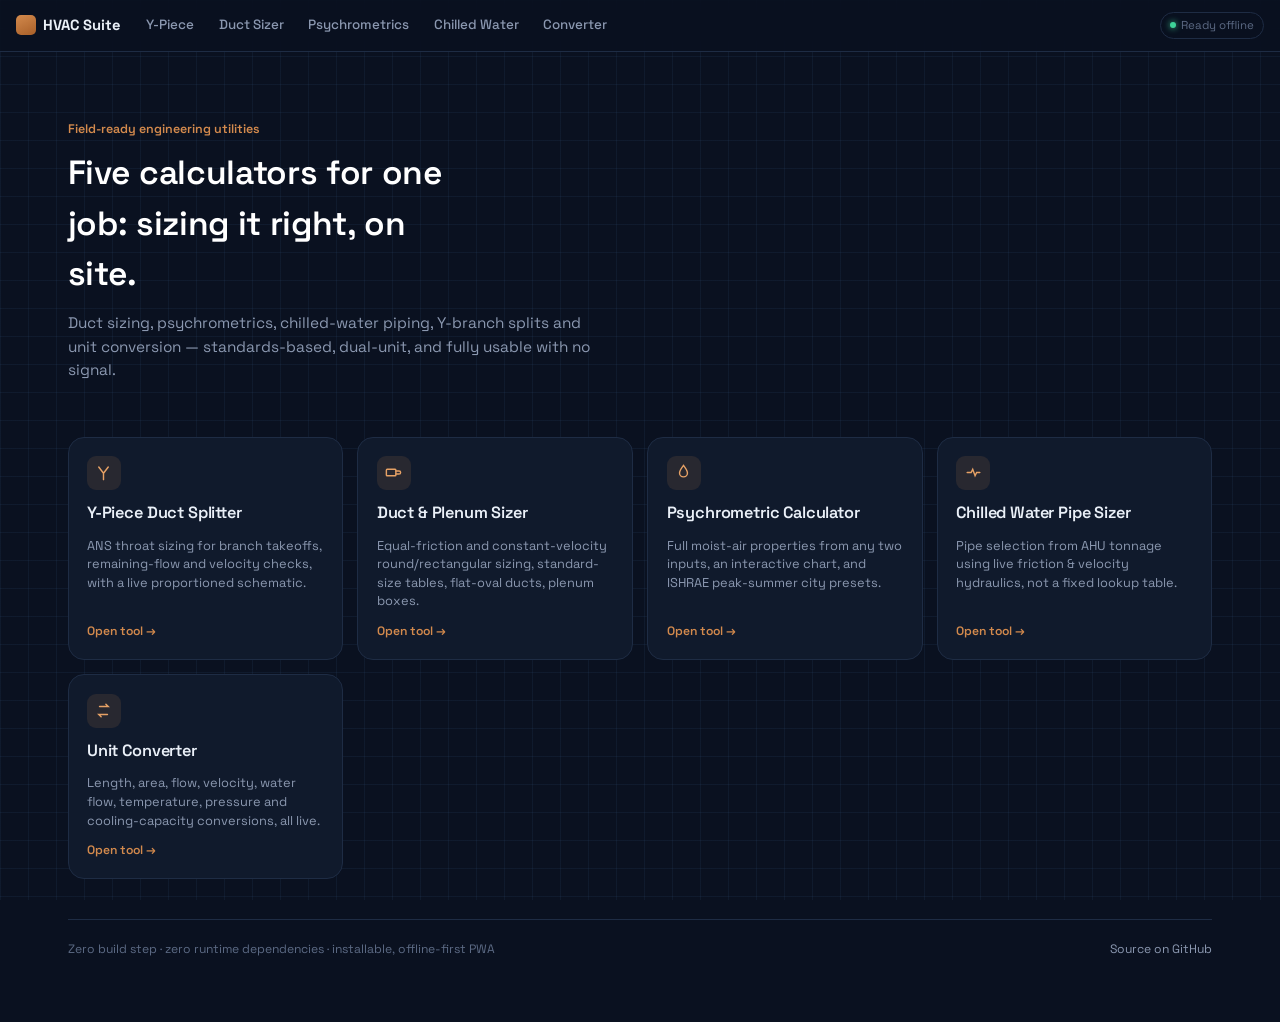
<file: index.html>
<!DOCTYPE html>
<html lang="en">
<head>
<meta charset="UTF-8">
<meta name="viewport" content="width=device-width, initial-scale=1.0">
<title>HVAC Design Suite</title>
<meta name="description" content="Offline-first HVAC engineering calculators — duct &amp; plenum sizing, psychrometrics, chilled-water pipe sizing, Y-piece splits, and unit conversion.">
<meta name="theme-color" content="#0a1120">
<link rel="icon" href="icons/icon.svg" type="image/svg+xml">
<link rel="icon" href="icons/favicon-32.png" sizes="32x32">
<link rel="apple-touch-icon" href="icons/apple-touch-icon.png">
<link rel="manifest" href="manifest.webmanifest">
<link rel="preconnect" href="https://fonts.googleapis.com">
<link rel="preconnect" href="https://fonts.gstatic.com" crossorigin>
<link href="https://fonts.googleapis.com/css2?family=Space+Grotesk:wght@500;600;700&family=IBM+Plex+Mono:wght@400;500;600&display=swap" rel="stylesheet">
<link rel="stylesheet" href="assets/theme.css">
</head>
<body>

<nav class="tool-nav" aria-label="Suite navigation">
  <a href="index.html" class="nav-brand"><span class="mark" aria-hidden="true"></span>HVAC Suite</a>
  <a href="./y-piece/index.html" class="nav-link" data-tool="y-piece">Y-Piece</a>
  <a href="./duct-sizer/index.html" class="nav-link" data-tool="duct-sizer">Duct Sizer</a>
  <a href="./psychrometrics/index.html" class="nav-link" data-tool="psychrometrics">Psychrometrics</a>
  <a href="./chilled-water/index.html" class="nav-link" data-tool="chilled-water">Chilled Water</a>
  <a href="./converter/index.html" class="nav-link" data-tool="converter">Converter</a>
  <span class="nav-spacer"></span>
  <span class="nav-status"><span class="dot"></span><span class="label">Ready offline</span></span>
</nav>

<div class="shell">

  <header class="hero">
    <div class="kicker">Field-ready engineering utilities</div>
    <h1>Five calculators for one job: sizing it right, on site.</h1>
    <p>Duct sizing, psychrometrics, chilled-water piping, Y-branch splits and unit conversion — standards-based, dual-unit, and fully usable with no signal.</p>
  </header>

  <div class="tool-grid" id="toolGrid">
    <a href="./y-piece/index.html" class="tool-card" data-tool="y-piece">
      <span class="icon" aria-hidden="true"></span>
      <h3>Y-Piece Duct Splitter</h3>
      <p>ANS throat sizing for branch takeoffs, remaining-flow and velocity checks, with a live proportioned schematic.</p>
      <span class="go">Open tool →</span>
    </a>
    <a href="./duct-sizer/index.html" class="tool-card" data-tool="duct-sizer">
      <span class="icon" aria-hidden="true"></span>
      <h3>Duct &amp; Plenum Sizer</h3>
      <p>Equal-friction and constant-velocity round/rectangular sizing, standard-size tables, flat-oval ducts, plenum boxes.</p>
      <span class="go">Open tool →</span>
    </a>
    <a href="./psychrometrics/index.html" class="tool-card" data-tool="psychrometrics">
      <span class="icon" aria-hidden="true"></span>
      <h3>Psychrometric Calculator</h3>
      <p>Full moist-air properties from any two inputs, an interactive chart, and ISHRAE peak-summer city presets.</p>
      <span class="go">Open tool →</span>
    </a>
    <a href="./chilled-water/index.html" class="tool-card" data-tool="chilled-water">
      <span class="icon" aria-hidden="true"></span>
      <h3>Chilled Water Pipe Sizer</h3>
      <p>Pipe selection from AHU tonnage using live friction &amp; velocity hydraulics, not a fixed lookup table.</p>
      <span class="go">Open tool →</span>
    </a>
    <a href="./converter/index.html" class="tool-card" data-tool="converter">
      <span class="icon" aria-hidden="true"></span>
      <h3>Unit Converter</h3>
      <p>Length, area, flow, velocity, water flow, temperature, pressure and cooling-capacity conversions, all live.</p>
      <span class="go">Open tool →</span>
    </a>
  </div>

  <footer class="suite-footer">
    <span>Zero build step · zero runtime dependencies · installable, offline-first PWA</span>
    <span><a href="https://github.com/shaikhnedab/hvac" target="_blank" rel="noopener">Source on GitHub</a></span>
  </footer>

</div>

<script src="assets/app.js"></script>
<script>
  HvacSuite.initNav();

  document.querySelectorAll('.tool-card').forEach((card) => {
    const id = card.getAttribute('data-tool');
    card.querySelector('.icon').innerHTML = HvacSuite.ICONS[id] || '';
  });

  // mark the most recently used tool
  const recents = HvacSuite.store.get('recents', []);
  if (recents.length) {
    const mostRecent = recents[0].id;
    const card = document.querySelector(`.tool-card[data-tool="${mostRecent}"]`);
    if (card) {
      const badge = document.createElement('span');
      badge.className = 'recent-badge';
      badge.textContent = 'Last used';
      card.appendChild(badge);
    }
  }
</script>
</body>
</html>
</file>
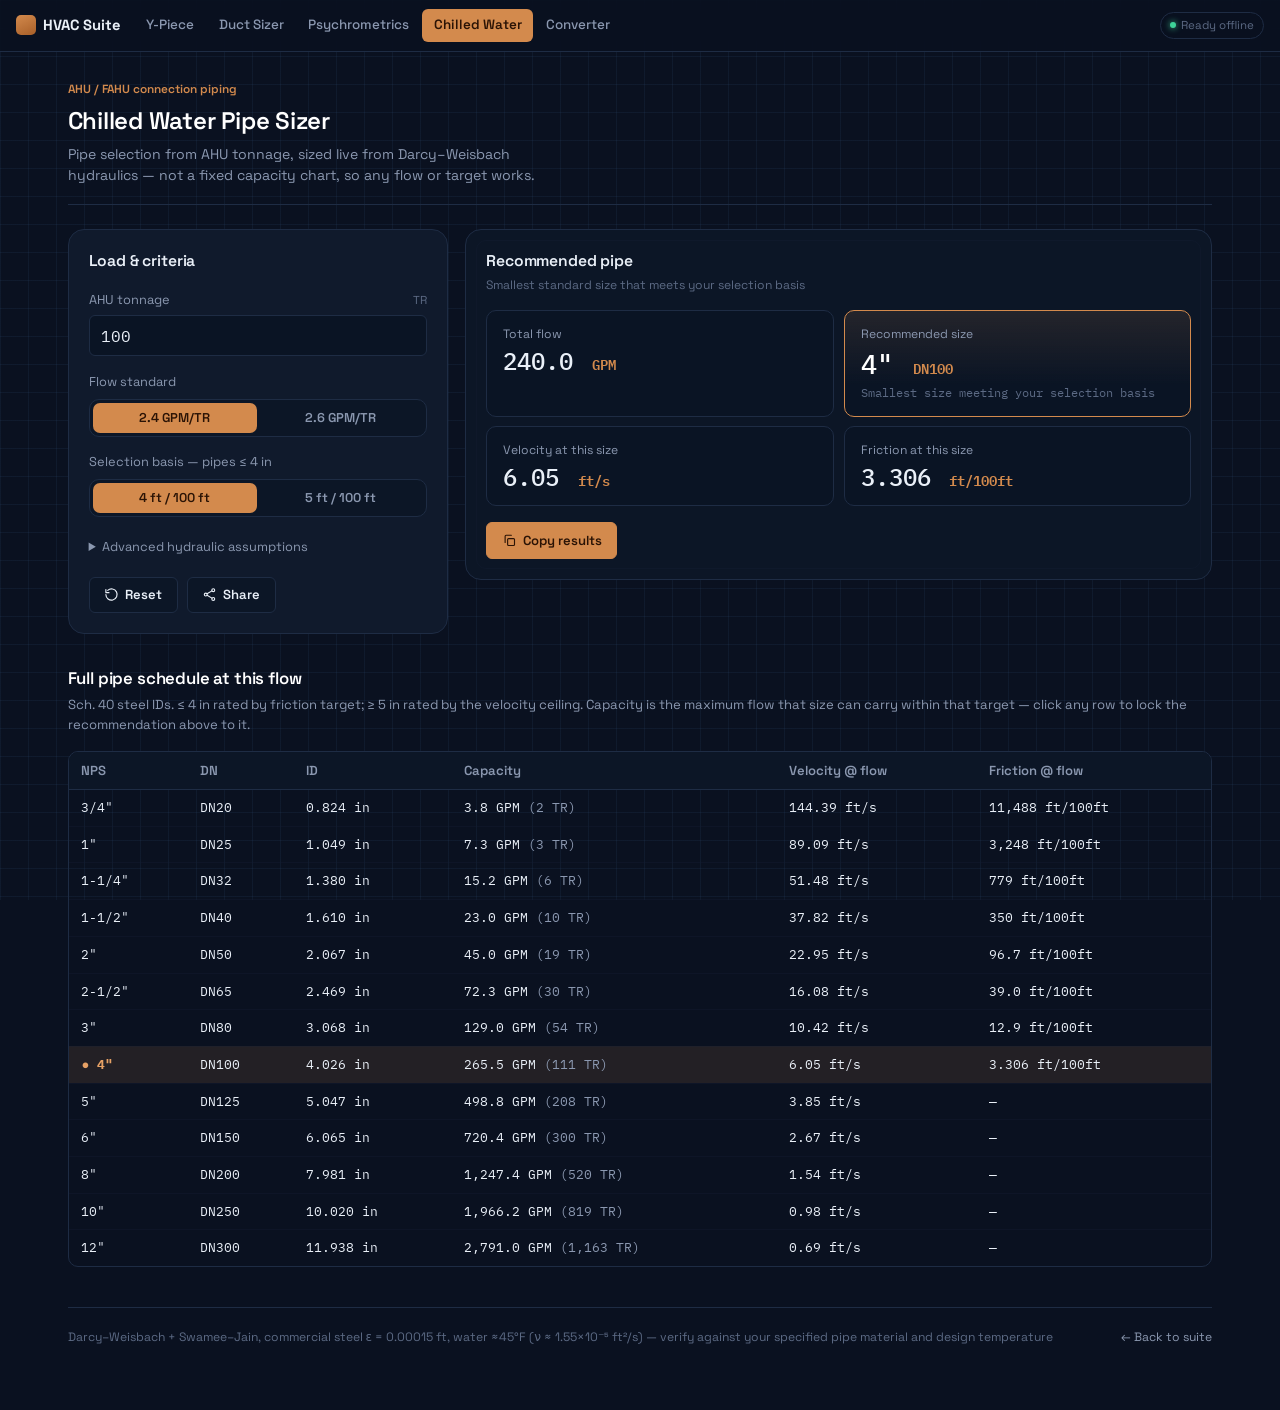
<file: chilled-water/index.html>
<!DOCTYPE html>
<html lang="en">
<head>
<meta charset="UTF-8">
<meta name="viewport" content="width=device-width, initial-scale=1.0">
<title>Chilled Water Pipe Sizer · HVAC Suite</title>
<meta name="description" content="AHU tonnage to chilled-water pipe size, computed live from Darcy-Weisbach hydraulics rather than a fixed lookup table.">
<meta name="theme-color" content="#0a1120">
<link rel="icon" href="../icons/icon.svg" type="image/svg+xml">
<link rel="apple-touch-icon" href="../icons/apple-touch-icon.png">
<link rel="manifest" href="../manifest.webmanifest">
<link rel="preconnect" href="https://fonts.googleapis.com">
<link rel="preconnect" href="https://fonts.gstatic.com" crossorigin>
<link href="https://fonts.googleapis.com/css2?family=Space+Grotesk:wght@500;600;700&family=IBM+Plex+Mono:wght@400;500;600&display=swap" rel="stylesheet">
<link rel="stylesheet" href="../assets/theme.css">
<style>
  .borderline-row td { color: var(--amber) !important; }
  .borderline-row td:first-child::before { content: "△ "; }
  details.adv { margin-top: 0.9rem; }
  details.adv summary { cursor: pointer; font-size: 0.8rem; color: var(--muted); padding: 0.3rem 0; }
  details.adv summary:hover { color: var(--copper); }
  details.adv .field { margin-top: 0.8rem; }
</style>
</head>
<body>

<nav class="tool-nav" aria-label="Suite navigation">
  <a href="../index.html" class="nav-brand"><span class="mark" aria-hidden="true"></span>HVAC Suite</a>
  <a href="../y-piece/index.html" class="nav-link" data-tool="y-piece">Y-Piece</a>
  <a href="../duct-sizer/index.html" class="nav-link" data-tool="duct-sizer">Duct Sizer</a>
  <a href="../psychrometrics/index.html" class="nav-link" data-tool="psychrometrics">Psychrometrics</a>
  <a href="../chilled-water/index.html" class="nav-link" data-tool="chilled-water">Chilled Water</a>
  <a href="../converter/index.html" class="nav-link" data-tool="converter">Converter</a>
  <span class="nav-spacer"></span>
  <span class="nav-status"><span class="dot"></span><span class="label">Ready offline</span></span>
</nav>

<div class="shell">

  <div class="page-head">
    <div class="titles">
      <span class="kicker">AHU / FAHU connection piping</span>
      <h1>Chilled Water Pipe Sizer</h1>
      <p>Pipe selection from AHU tonnage, sized live from Darcy–Weisbach hydraulics — not a fixed capacity chart, so any flow or target works.</p>
    </div>
  </div>

  <div class="workspace">
    <div class="panel">
      <div class="panel-title"><div><h2>Load &amp; criteria</h2></div></div>

      <div class="field">
        <label for="cTR">AHU tonnage <span class="hint">TR</span></label>
        <input type="number" id="cTR" inputmode="decimal" step="any" min="0">
      </div>

      <fieldset>
        <legend>Flow standard</legend>
        <div class="segmented" id="gpmToggle" style="width:100%;">
          <button type="button" data-gpm="2.4" class="active" style="flex:1;">2.4 GPM/TR</button>
          <button type="button" data-gpm="2.6" style="flex:1;">2.6 GPM/TR</button>
        </div>
      </fieldset>

      <fieldset>
        <legend>Selection basis — pipes ≤ 4 in</legend>
        <div class="segmented" id="fricToggle" style="width:100%;">
          <button type="button" data-f="4" class="active" style="flex:1;">4 ft / 100 ft</button>
          <button type="button" data-f="5" style="flex:1;">5 ft / 100 ft</button>
        </div>
      </fieldset>

      <details class="adv">
        <summary>Advanced hydraulic assumptions</summary>
        <div class="field">
          <label for="cVel">Max velocity — pipes ≥ 5 in <span class="hint">ft/s</span></label>
          <input type="number" id="cVel" inputmode="decimal" step="any" min="0">
          <div class="field-note">Large mains are sized on velocity, not friction, to control noise and erosion. 8 ft/s is a common chilled-water ceiling.</div>
        </div>
      </details>

      <div id="warnZero" class="alert alert-danger" hidden></div>

      <div class="btn-row">
        <button class="btn" id="btnReset" type="button"><span class="ico" data-icon="reset"></span>Reset</button>
        <button class="btn" id="btnShare" type="button"><span class="ico" data-icon="share"></span>Share</button>
      </div>
    </div>

    <div class="readout-panel">
      <div class="panel-title"><div><h2>Recommended pipe</h2><div class="sub">Smallest standard size that meets your selection basis</div></div></div>

      <div class="readout-grid cols-2">
        <div class="readout"><div class="r-label">Total flow</div><div class="r-value" id="rGPM">—</div></div>
        <div class="readout featured"><div class="r-label" id="rSizeLabel">Recommended size</div><div class="r-value" id="rSize">—</div><div class="r-alt" id="rSizeNote"></div></div>
        <div class="readout"><div class="r-label">Velocity at this size</div><div class="r-value" id="rVel">—</div></div>
        <div class="readout"><div class="r-label">Friction at this size</div><div class="r-value" id="rFric">—</div></div>
      </div>

      <div id="warnBorderline" class="alert alert-amber" hidden></div>
      <div id="warnErosion" class="alert alert-amber" hidden></div>

      <div class="btn-row">
        <button class="btn btn-primary" id="btnCopy" type="button"><span class="ico" data-icon="copy"></span>Copy results</button>
      </div>
    </div>
  </div>

  <section style="margin-top:2rem;">
    <h2 class="section-title">Full pipe schedule at this flow</h2>
    <p class="section-sub">Sch. 40 steel IDs. ≤ 4 in rated by friction target; ≥ 5 in rated by the velocity ceiling. Capacity is the maximum flow that size can carry within that target — click any row to lock the recommendation above to it.</p>
    <div class="table-wrap">
      <table id="pipeTable">
        <thead><tr><th>NPS</th><th>DN</th><th>ID</th><th>Capacity</th><th>Velocity @ flow</th><th>Friction @ flow</th></tr></thead>
        <tbody></tbody>
      </table>
    </div>
  </section>

  <footer class="suite-footer">
    <span>Darcy–Weisbach + Swamee–Jain, commercial steel ε = 0.00015 ft, water ≈45°F (ν ≈ 1.55×10⁻⁵ ft²/s) — verify against your specified pipe material and design temperature</span>
    <span><a href="../index.html">← Back to suite</a></span>
  </footer>
</div>

<script src="../assets/app.js"></script>
<script>
(function () {
  const $ = (id) => document.getElementById(id);
  const EPS_FT = 0.00015;
  const NU = 1.55e-5;
  const G = 32.174;

  const SIZES = [
    { nps: '3/4"', dn: 'DN20', id: 0.824 },
    { nps: '1"', dn: 'DN25', id: 1.049 },
    { nps: '1-1/4"', dn: 'DN32', id: 1.380 },
    { nps: '1-1/2"', dn: 'DN40', id: 1.610 },
    { nps: '2"', dn: 'DN50', id: 2.067 },
    { nps: '2-1/2"', dn: 'DN65', id: 2.469 },
    { nps: '3"', dn: 'DN80', id: 3.068 },
    { nps: '4"', dn: 'DN100', id: 4.026 },
    { nps: '5"', dn: 'DN125', id: 5.047 },
    { nps: '6"', dn: 'DN150', id: 6.065 },
    { nps: '8"', dn: 'DN200', id: 7.981 },
    { nps: '10"', dn: 'DN250', id: 10.020 },
    { nps: '12"', dn: 'DN300', id: 11.938 },
  ];
  const LARGE_CUTOFF = 4.5; // inches — at/below uses friction basis, above uses velocity basis

  function velocityAt(gpm, dIn) { return (0.4085 * gpm) / (dIn * dIn); }
  function swameeJain(relRough, Re) {
    const term = relRough / 3.7 + 5.74 / Math.pow(Re, 0.9);
    return 0.25 / Math.pow(Math.log10(term), 2);
  }
  function frictionAt(gpm, dIn) {
    const dFt = dIn / 12;
    const V = velocityAt(gpm, dIn);
    if (V <= 0) return 0;
    const Re = (V * dFt) / NU;
    const f = swameeJain(EPS_FT / dFt, Re);
    return f * (100 / dFt) * (V * V) / (2 * G);
  }
  function bisect(f, lo, hi, iters) { for (let i = 0; i < iters; i++) { const mid = (lo + hi) / 2; if (f(mid) < 0) lo = mid; else hi = mid; } return (lo + hi) / 2; }
  function capacityByFriction(dIn, targetF) { return bisect((gpm) => frictionAt(gpm, dIn) - targetF, 0.001, 200000, 80); }
  function capacityByVelocity(dIn, targetV) { return (targetV * dIn * dIn) / 0.4085; }
  function capacityOf(size, fricTarget, velTarget) {
    return size.id <= LARGE_CUTOFF ? capacityByFriction(size.id, fricTarget) : capacityByVelocity(size.id, velTarget);
  }

  const DEFAULTS = { TR: 100, gpmPerTR: '2.4', fricTarget: '4', maxVel: 8 };
  let gpmPerTR = 2.4, fricTarget = 4;
  let stdOverrideIdx = null;

  function fmtNum(v, dp) { dp = dp === undefined ? 2 : dp; return isFinite(v) ? Number(v.toFixed(dp)).toLocaleString(undefined, { minimumFractionDigits: dp, maximumFractionDigits: dp }) : '—'; }
  function fmtFric(v) {
    if (!isFinite(v)) return '—';
    const dp = v >= 100 ? 0 : v >= 10 ? 1 : 3;
    return fmtNum(v, dp);
  }

  function currentState() {
    return { TR: $('cTR').value, gpmPerTR: String(gpmPerTR), fricTarget: String(fricTarget), maxVel: $('cVel').value };
  }
  function persist() { HvacSuite.store.set('inputs:chw', currentState()); }
  function applyState(s) {
    $('cTR').value = s.TR;
    gpmPerTR = parseFloat(s.gpmPerTR) || 2.4;
    fricTarget = parseFloat(s.fricTarget) || 4;
    $('cVel').value = s.maxVel;
    paintToggles();
  }
  function restore() {
    const fromUrl = HvacSuite.queryToState();
    const fromStore = HvacSuite.store.get('inputs:chw', {});
    applyState(Object.assign({}, DEFAULTS, fromStore, fromUrl));
  }
  function loadDefaults() { stdOverrideIdx = null; applyState(DEFAULTS); }

  function paintToggles() {
    document.querySelectorAll('#gpmToggle button').forEach((b) => b.classList.toggle('active', parseFloat(b.dataset.gpm) === gpmPerTR));
    document.querySelectorAll('#fricToggle button').forEach((b) => b.classList.toggle('active', parseFloat(b.dataset.f) === fricTarget));
  }

  function compute() {
    const TR = parseFloat($('cTR').value);
    const velTarget = parseFloat($('cVel').value);
    const warnZero = $('warnZero');
    warnZero.hidden = true;
    if (!isFinite(TR) || TR <= 0 || !isFinite(velTarget) || velTarget <= 0) return null;
    if (TR > 100000) { warnZero.hidden = false; warnZero.innerHTML = HvacSuite.ICONS.warn + '<span>That tonnage is outside a sensible single-pipe range — check the value.</span>'; return null; }

    const gpm = TR * gpmPerTR;
    const rows = SIZES.map((s) => {
      const cap = capacityOf(s, fricTarget, velTarget);
      const vel = velocityAt(gpm, s.id);
      const fric = frictionAt(gpm, s.id);
      return { ...s, cap, vel, fric };
    });

    let safeIdx = rows.findIndex((r) => r.cap >= gpm);
    if (safeIdx === -1) safeIdx = rows.length - 1; // largest available, flagged separately if still short
    let borderlineIdx = null;
    if (safeIdx > 0) {
      const smaller = rows[safeIdx - 1];
      if (gpm <= smaller.cap * 1.15) borderlineIdx = safeIdx - 1;
    }
    const chosenIdx = stdOverrideIdx !== null ? stdOverrideIdx : safeIdx;

    return { TR, gpm, rows, safeIdx, borderlineIdx, chosenIdx, undersized: rows[safeIdx].cap < gpm };
  }

  function renderPipeTable(r) {
    const tbody = document.querySelector('#pipeTable tbody');
    tbody.innerHTML = '';
    if (!r) return;
    r.rows.forEach((row, i) => {
      const tr = document.createElement('tr');
      if (i === r.chosenIdx) tr.classList.add('closest');
      if (i === r.borderlineIdx) tr.classList.add('borderline-row');
      const capTR = row.cap / gpmPerTR;
      tr.innerHTML = `<td>${row.nps}</td><td>${row.dn}</td><td>${row.id.toFixed(3)} in</td>` +
        `<td>${fmtNum(row.cap,1)} GPM <span class="muted">(${fmtNum(capTR,0)} TR)</span></td>` +
        `<td>${fmtNum(row.vel,2)} ft/s</td><td>${row.id<=LARGE_CUTOFF ? fmtFric(row.fric)+' ft/100ft' : '—'}</td>`;
      tr.title = 'Click to lock the recommendation to this size';
      tr.addEventListener('click', () => { stdOverrideIdx = i; render(); HvacSuite.toast(`Locked recommendation to ${row.nps}`); });
      tbody.appendChild(tr);
    });
  }

  function render() {
    const r = compute();
    const warnBorderline = $('warnBorderline'), warnErosion = $('warnErosion');
    warnBorderline.hidden = true; warnErosion.hidden = true;

    if (!r) {
      $('rGPM').innerHTML = '—'; $('rSize').innerHTML = '—'; $('rVel').innerHTML = '—'; $('rFric').innerHTML = '—';
      $('rSizeLabel').textContent = 'Recommended size'; $('rSizeNote').textContent = '';
      renderPipeTable(null);
      return;
    }

    const chosen = r.rows[r.chosenIdx];
    $('rGPM').innerHTML = `${fmtNum(r.gpm, 1)} <span class="unit">GPM</span>`;
    $('rSize').innerHTML = `${chosen.nps} <span class="unit">${chosen.dn}</span>`;
    $('rVel').innerHTML = `${fmtNum(chosen.vel, 2)} <span class="unit">ft/s</span>`;
    $('rFric').innerHTML = chosen.id <= LARGE_CUTOFF ? `${fmtFric(chosen.fric)} <span class="unit">ft/100ft</span>` : `<span class="unit" style="margin-left:0;">velocity-governed</span>`;

    if (stdOverrideIdx !== null) {
      $('rSizeLabel').textContent = 'Locked size (manual)';
      $('rSizeNote').innerHTML = `Auto-recommended: ${r.rows[r.safeIdx].nps} — <a id="clearChwOverride" style="cursor:pointer;text-decoration:underline;color:var(--copper-strong);">use recommended</a>`;
    } else {
      $('rSizeLabel').textContent = 'Recommended size';
      $('rSizeNote').textContent = r.undersized ? 'Exceeds the largest cataloged size at this target — consider twin pipes or relaxing the criteria.' : 'Smallest size meeting your selection basis';
    }
    const clearLink = document.getElementById('clearChwOverride');
    if (clearLink) clearLink.addEventListener('click', () => { stdOverrideIdx = null; render(); });

    if (r.borderlineIdx !== null && stdOverrideIdx === null) {
      const b = r.rows[r.borderlineIdx];
      const overPct = ((r.gpm - b.cap) / b.cap) * 100;
      warnBorderline.hidden = false;
      warnBorderline.innerHTML = HvacSuite.ICONS.warn + `<span>${b.nps} is a borderline alternative — only ${fmtNum(overPct,0)}% over its rated capacity at this basis. Usable if friction/noise margin allows, marked △ below.</span>`;
    }
    if (chosen.vel > 10) {
      warnErosion.hidden = false;
      warnErosion.innerHTML = HvacSuite.ICONS.warn + `<span>Velocity at the recommended size is ${fmtNum(chosen.vel,1)} ft/s — above the common 10 ft/s erosion/noise ceiling for chilled water. Consider the next size up.</span>`;
    }

    renderPipeTable(r);
    persist();
  }

  document.querySelectorAll('#gpmToggle button').forEach((b) => b.addEventListener('click', () => { gpmPerTR = parseFloat(b.dataset.gpm); paintToggles(); render(); }));
  document.querySelectorAll('#fricToggle button').forEach((b) => b.addEventListener('click', () => { fricTarget = parseFloat(b.dataset.f); paintToggles(); render(); }));
  $('cTR').addEventListener('input', render);
  $('cVel').addEventListener('input', render);

  $('btnReset').addEventListener('click', () => { loadDefaults(); render(); HvacSuite.toast('Reset to defaults'); });
  $('btnShare').addEventListener('click', () => HvacSuite.shareLink(currentState()));
  $('btnCopy').addEventListener('click', () => {
    const text = `Chilled Water Pipe Sizer\nAHU tonnage: ${$('cTR').value} TR @ ${gpmPerTR} GPM/TR\n` +
      `Total flow: ${$('rGPM').textContent}\nRecommended size: ${$('rSize').textContent}\n` +
      `Velocity: ${$('rVel').textContent}\nFriction: ${$('rFric').textContent}`;
    HvacSuite.copyText(text, 'Pipe size copied');
  });

  HvacSuite.initNav();
  restore();
  render();
})();
</script>
</body>
</html>
</file>
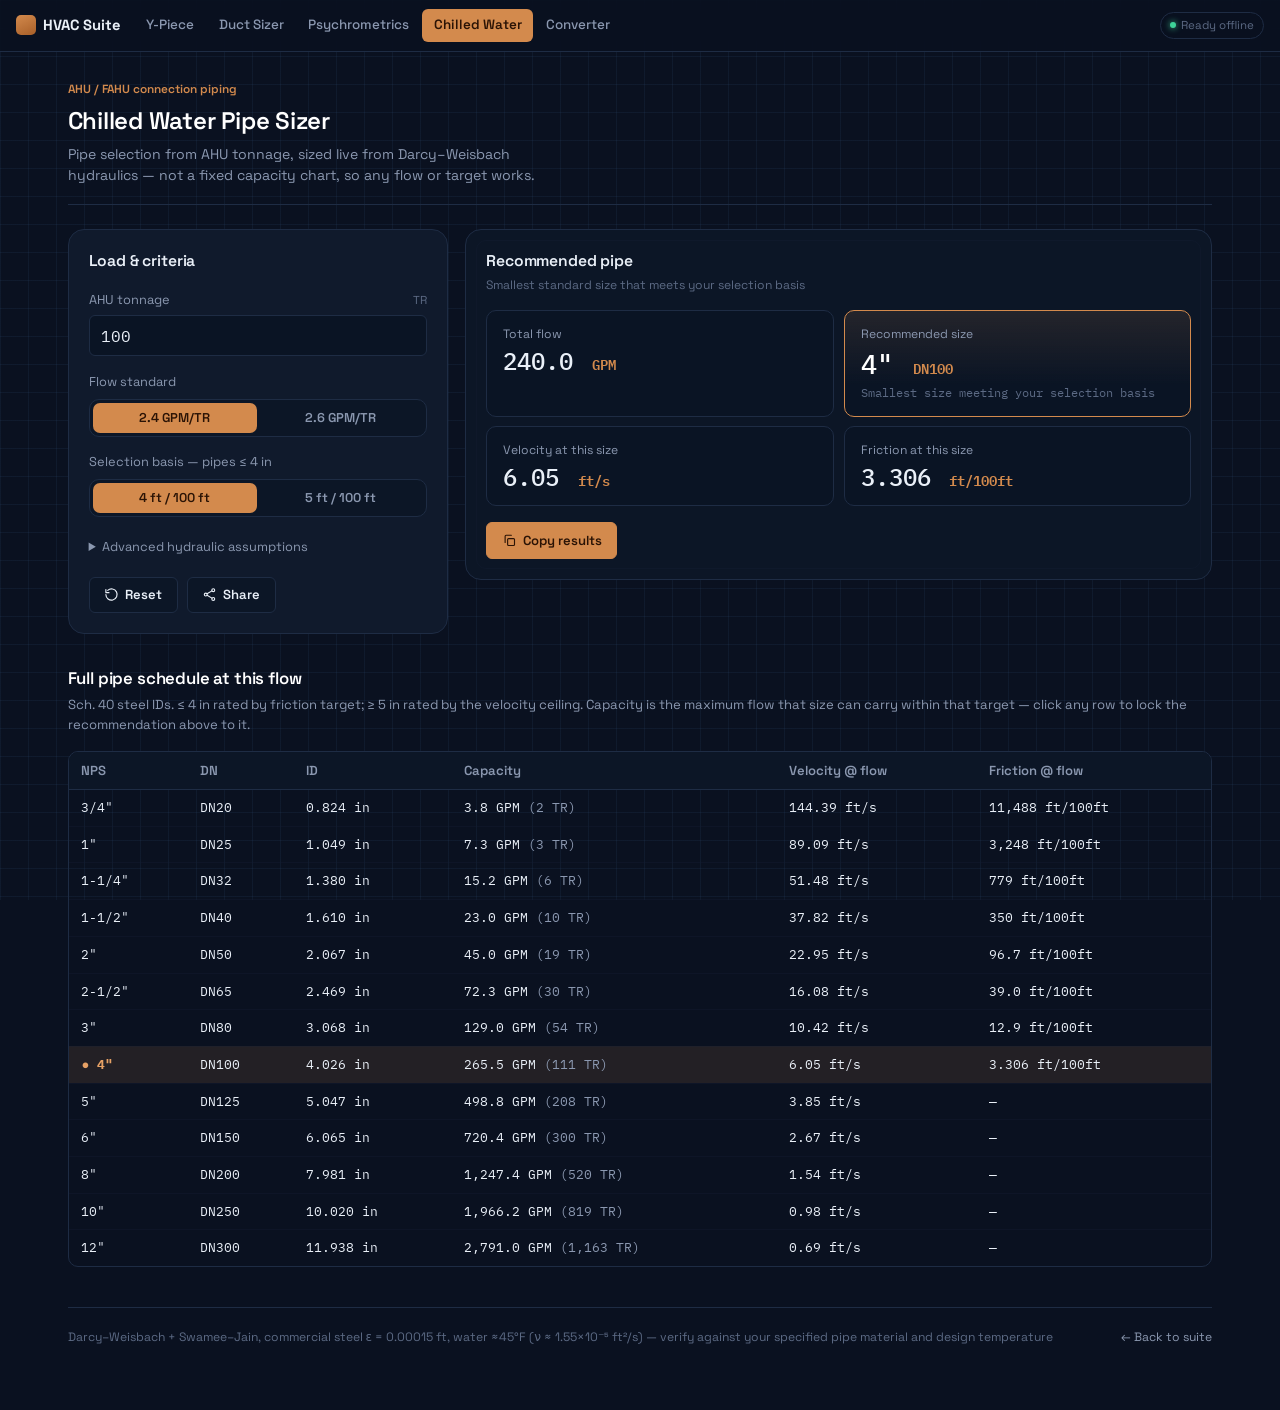
<file: chw/index.html>
<!DOCTYPE html>
<html lang="en">
<head>
<meta charset="UTF-8">
<meta name="viewport" content="width=device-width, initial-scale=1.0">
<title>Chilled Water Pipe Sizer · HVAC Suite</title>
<meta name="description" content="AHU tonnage to chilled-water pipe size, computed live from Darcy-Weisbach hydraulics rather than a fixed lookup table.">
<meta name="theme-color" content="#0a1120">
<link rel="icon" href="../icons/icon.svg" type="image/svg+xml">
<link rel="apple-touch-icon" href="../icons/apple-touch-icon.png">
<link rel="manifest" href="../manifest.webmanifest">
<link rel="preconnect" href="https://fonts.googleapis.com">
<link rel="preconnect" href="https://fonts.gstatic.com" crossorigin>
<link href="https://fonts.googleapis.com/css2?family=Space+Grotesk:wght@500;600;700&family=IBM+Plex+Mono:wght@400;500;600&display=swap" rel="stylesheet">
<link rel="stylesheet" href="../assets/theme.css">
<style>
  .borderline-row td { color: var(--amber) !important; }
  .borderline-row td:first-child::before { content: "△ "; }
  details.adv { margin-top: 0.9rem; }
  details.adv summary { cursor: pointer; font-size: 0.8rem; color: var(--muted); padding: 0.3rem 0; }
  details.adv summary:hover { color: var(--copper); }
  details.adv .field { margin-top: 0.8rem; }
</style>
</head>
<body>

<nav class="tool-nav" aria-label="Suite navigation">
  <a href="../index.html" class="nav-brand"><span class="mark" aria-hidden="true"></span>HVAC Suite</a>
  <a href="../y/index.html" class="nav-link">Y-Piece</a>
  <a href="../duct/index.html" class="nav-link">Duct Sizer</a>
  <a href="../psy/index.html" class="nav-link">Psychrometrics</a>
  <a href="../chw/index.html" class="nav-link">Chilled Water</a>
  <a href="../conv/index.html" class="nav-link">Converter</a>
  <span class="nav-spacer"></span>
  <span class="nav-status"><span class="dot"></span><span class="label">Ready offline</span></span>
</nav>

<div class="shell">

  <div class="page-head">
    <div class="titles">
      <span class="kicker">AHU / FAHU connection piping</span>
      <h1>Chilled Water Pipe Sizer</h1>
      <p>Pipe selection from AHU tonnage, sized live from Darcy–Weisbach hydraulics — not a fixed capacity chart, so any flow or target works.</p>
    </div>
  </div>

  <div class="workspace">
    <div class="panel">
      <div class="panel-title"><div><h2>Load &amp; criteria</h2></div></div>

      <div class="field">
        <label for="cTR">AHU tonnage <span class="hint">TR</span></label>
        <input type="number" id="cTR" inputmode="decimal" step="any" min="0">
      </div>

      <fieldset>
        <legend>Flow standard</legend>
        <div class="segmented" id="gpmToggle" style="width:100%;">
          <button type="button" data-gpm="2.4" class="active" style="flex:1;">2.4 GPM/TR</button>
          <button type="button" data-gpm="2.6" style="flex:1;">2.6 GPM/TR</button>
        </div>
      </fieldset>

      <fieldset>
        <legend>Selection basis — pipes ≤ 4 in</legend>
        <div class="segmented" id="fricToggle" style="width:100%;">
          <button type="button" data-f="4" class="active" style="flex:1;">4 ft / 100 ft</button>
          <button type="button" data-f="5" style="flex:1;">5 ft / 100 ft</button>
        </div>
      </fieldset>

      <details class="adv">
        <summary>Advanced hydraulic assumptions</summary>
        <div class="field">
          <label for="cVel">Max velocity — pipes ≥ 5 in <span class="hint">ft/s</span></label>
          <input type="number" id="cVel" inputmode="decimal" step="any" min="0">
          <div class="field-note">Large mains are sized on velocity, not friction, to control noise and erosion. 8 ft/s is a common chilled-water ceiling.</div>
        </div>
      </details>

      <div id="warnZero" class="alert alert-danger" hidden></div>

      <div class="btn-row">
        <button class="btn" id="btnReset" type="button"><span class="ico" data-icon="reset"></span>Reset</button>
        <button class="btn" id="btnShare" type="button"><span class="ico" data-icon="share"></span>Share</button>
      </div>
    </div>

    <div class="readout-panel">
      <div class="panel-title"><div><h2>Recommended pipe</h2><div class="sub">Smallest standard size that meets your selection basis</div></div></div>

      <div class="readout-grid cols-2">
        <div class="readout"><div class="r-label">Total flow</div><div class="r-value" id="rGPM">—</div></div>
        <div class="readout featured"><div class="r-label" id="rSizeLabel">Recommended size</div><div class="r-value" id="rSize">—</div><div class="r-alt" id="rSizeNote"></div></div>
        <div class="readout"><div class="r-label">Velocity at this size</div><div class="r-value" id="rVel">—</div></div>
        <div class="readout"><div class="r-label">Friction at this size</div><div class="r-value" id="rFric">—</div></div>
      </div>

      <div id="warnBorderline" class="alert alert-amber" hidden></div>
      <div id="warnErosion" class="alert alert-amber" hidden></div>

      <div class="btn-row">
        <button class="btn btn-primary" id="btnCopy" type="button"><span class="ico" data-icon="copy"></span>Copy results</button>
      </div>
    </div>
  </div>

  <section style="margin-top:2rem;">
    <h2 class="section-title">Full pipe schedule at this flow</h2>
    <p class="section-sub">Sch. 40 steel IDs. ≤ 4 in rated by friction target; ≥ 5 in rated by the velocity ceiling. Capacity is the maximum flow that size can carry within that target — click any row to lock the recommendation above to it.</p>
    <div class="table-wrap">
      <table id="pipeTable">
        <thead><tr><th>NPS</th><th>DN</th><th>ID</th><th>Capacity</th><th>Velocity @ flow</th><th>Friction @ flow</th></tr></thead>
        <tbody></tbody>
      </table>
    </div>
  </section>

  <footer class="suite-footer">
    <span>Darcy–Weisbach + Swamee–Jain, commercial steel ε = 0.00015 ft, water ≈45°F (ν ≈ 1.55×10⁻⁵ ft²/s) — verify against your specified pipe material and design temperature</span>
    <span><a href="../index.html">← Back to suite</a></span>
  </footer>
</div>

<script src="../assets/app.js"></script>
<script>
(function () {
  const $ = (id) => document.getElementById(id);
  const EPS_FT = 0.00015;
  const NU = 1.55e-5;
  const G = 32.174;

  const SIZES = [
    { nps: '3/4"', dn: 'DN20', id: 0.824 },
    { nps: '1"', dn: 'DN25', id: 1.049 },
    { nps: '1-1/4"', dn: 'DN32', id: 1.380 },
    { nps: '1-1/2"', dn: 'DN40', id: 1.610 },
    { nps: '2"', dn: 'DN50', id: 2.067 },
    { nps: '2-1/2"', dn: 'DN65', id: 2.469 },
    { nps: '3"', dn: 'DN80', id: 3.068 },
    { nps: '4"', dn: 'DN100', id: 4.026 },
    { nps: '5"', dn: 'DN125', id: 5.047 },
    { nps: '6"', dn: 'DN150', id: 6.065 },
    { nps: '8"', dn: 'DN200', id: 7.981 },
    { nps: '10"', dn: 'DN250', id: 10.020 },
    { nps: '12"', dn: 'DN300', id: 11.938 },
  ];
  const LARGE_CUTOFF = 4.5; // inches — at/below uses friction basis, above uses velocity basis

  function velocityAt(gpm, dIn) { return (0.4085 * gpm) / (dIn * dIn); }
  function swameeJain(relRough, Re) {
    const term = relRough / 3.7 + 5.74 / Math.pow(Re, 0.9);
    return 0.25 / Math.pow(Math.log10(term), 2);
  }
  function frictionAt(gpm, dIn) {
    const dFt = dIn / 12;
    const V = velocityAt(gpm, dIn);
    if (V <= 0) return 0;
    const Re = (V * dFt) / NU;
    const f = swameeJain(EPS_FT / dFt, Re);
    return f * (100 / dFt) * (V * V) / (2 * G);
  }
  function bisect(f, lo, hi, iters) { for (let i = 0; i < iters; i++) { const mid = (lo + hi) / 2; if (f(mid) < 0) lo = mid; else hi = mid; } return (lo + hi) / 2; }
  function capacityByFriction(dIn, targetF) { return bisect((gpm) => frictionAt(gpm, dIn) - targetF, 0.001, 200000, 80); }
  function capacityByVelocity(dIn, targetV) { return (targetV * dIn * dIn) / 0.4085; }
  function capacityOf(size, fricTarget, velTarget) {
    return size.id <= LARGE_CUTOFF ? capacityByFriction(size.id, fricTarget) : capacityByVelocity(size.id, velTarget);
  }

  const DEFAULTS = { TR: 100, gpmPerTR: '2.4', fricTarget: '4', maxVel: 8 };
  let gpmPerTR = 2.4, fricTarget = 4;
  let stdOverrideIdx = null;

  function fmtNum(v, dp) { dp = dp === undefined ? 2 : dp; return isFinite(v) ? Number(v.toFixed(dp)).toLocaleString(undefined, { minimumFractionDigits: dp, maximumFractionDigits: dp }) : '—'; }
  function fmtFric(v) {
    if (!isFinite(v)) return '—';
    const dp = v >= 100 ? 0 : v >= 10 ? 1 : 3;
    return fmtNum(v, dp);
  }

  function currentState() {
    return { TR: $('cTR').value, gpmPerTR: String(gpmPerTR), fricTarget: String(fricTarget), maxVel: $('cVel').value };
  }
  function persist() { HvacSuite.store.set('inputs:chw', currentState()); }
  function applyState(s) {
    $('cTR').value = s.TR;
    gpmPerTR = parseFloat(s.gpmPerTR) || 2.4;
    fricTarget = parseFloat(s.fricTarget) || 4;
    $('cVel').value = s.maxVel;
    paintToggles();
  }
  function restore() {
    const fromUrl = HvacSuite.queryToState();
    const fromStore = HvacSuite.store.get('inputs:chw', {});
    applyState(Object.assign({}, DEFAULTS, fromStore, fromUrl));
  }
  function loadDefaults() { stdOverrideIdx = null; applyState(DEFAULTS); }

  function paintToggles() {
    document.querySelectorAll('#gpmToggle button').forEach((b) => b.classList.toggle('active', parseFloat(b.dataset.gpm) === gpmPerTR));
    document.querySelectorAll('#fricToggle button').forEach((b) => b.classList.toggle('active', parseFloat(b.dataset.f) === fricTarget));
  }

  function compute() {
    const TR = parseFloat($('cTR').value);
    const velTarget = parseFloat($('cVel').value);
    const warnZero = $('warnZero');
    warnZero.hidden = true;
    if (!isFinite(TR) || TR <= 0 || !isFinite(velTarget) || velTarget <= 0) return null;
    if (TR > 100000) { warnZero.hidden = false; warnZero.innerHTML = HvacSuite.ICONS.warn + '<span>That tonnage is outside a sensible single-pipe range — check the value.</span>'; return null; }

    const gpm = TR * gpmPerTR;
    const rows = SIZES.map((s) => {
      const cap = capacityOf(s, fricTarget, velTarget);
      const vel = velocityAt(gpm, s.id);
      const fric = frictionAt(gpm, s.id);
      return { ...s, cap, vel, fric };
    });

    let safeIdx = rows.findIndex((r) => r.cap >= gpm);
    if (safeIdx === -1) safeIdx = rows.length - 1; // largest available, flagged separately if still short
    let borderlineIdx = null;
    if (safeIdx > 0) {
      const smaller = rows[safeIdx - 1];
      if (gpm <= smaller.cap * 1.15) borderlineIdx = safeIdx - 1;
    }
    const chosenIdx = stdOverrideIdx !== null ? stdOverrideIdx : safeIdx;

    return { TR, gpm, rows, safeIdx, borderlineIdx, chosenIdx, undersized: rows[safeIdx].cap < gpm };
  }

  function renderPipeTable(r) {
    const tbody = document.querySelector('#pipeTable tbody');
    tbody.innerHTML = '';
    if (!r) return;
    r.rows.forEach((row, i) => {
      const tr = document.createElement('tr');
      if (i === r.chosenIdx) tr.classList.add('closest');
      if (i === r.borderlineIdx) tr.classList.add('borderline-row');
      const capTR = row.cap / gpmPerTR;
      tr.innerHTML = `<td>${row.nps}</td><td>${row.dn}</td><td>${row.id.toFixed(3)} in</td>` +
        `<td>${fmtNum(row.cap,1)} GPM <span class="muted">(${fmtNum(capTR,0)} TR)</span></td>` +
        `<td>${fmtNum(row.vel,2)} ft/s</td><td>${row.id<=LARGE_CUTOFF ? fmtFric(row.fric)+' ft/100ft' : '—'}</td>`;
      tr.title = 'Click to lock the recommendation to this size';
      tr.addEventListener('click', () => { stdOverrideIdx = i; render(); HvacSuite.toast(`Locked recommendation to ${row.nps}`); });
      tbody.appendChild(tr);
    });
  }

  function render() {
    const r = compute();
    const warnBorderline = $('warnBorderline'), warnErosion = $('warnErosion');
    warnBorderline.hidden = true; warnErosion.hidden = true;

    if (!r) {
      $('rGPM').innerHTML = '—'; $('rSize').innerHTML = '—'; $('rVel').innerHTML = '—'; $('rFric').innerHTML = '—';
      $('rSizeLabel').textContent = 'Recommended size'; $('rSizeNote').textContent = '';
      renderPipeTable(null);
      return;
    }

    const chosen = r.rows[r.chosenIdx];
    $('rGPM').innerHTML = `${fmtNum(r.gpm, 1)} <span class="unit">GPM</span>`;
    $('rSize').innerHTML = `${chosen.nps} <span class="unit">${chosen.dn}</span>`;
    $('rVel').innerHTML = `${fmtNum(chosen.vel, 2)} <span class="unit">ft/s</span>`;
    $('rFric').innerHTML = chosen.id <= LARGE_CUTOFF ? `${fmtFric(chosen.fric)} <span class="unit">ft/100ft</span>` : `<span class="unit" style="margin-left:0;">velocity-governed</span>`;

    if (stdOverrideIdx !== null) {
      $('rSizeLabel').textContent = 'Locked size (manual)';
      $('rSizeNote').innerHTML = `Auto-recommended: ${r.rows[r.safeIdx].nps} — <a id="clearChwOverride" style="cursor:pointer;text-decoration:underline;color:var(--copper-strong);">use recommended</a>`;
    } else {
      $('rSizeLabel').textContent = 'Recommended size';
      $('rSizeNote').textContent = r.undersized ? 'Exceeds the largest cataloged size at this target — consider twin pipes or relaxing the criteria.' : 'Smallest size meeting your selection basis';
    }
    const clearLink = document.getElementById('clearChwOverride');
    if (clearLink) clearLink.addEventListener('click', () => { stdOverrideIdx = null; render(); });

    if (r.borderlineIdx !== null && stdOverrideIdx === null) {
      const b = r.rows[r.borderlineIdx];
      const overPct = ((r.gpm - b.cap) / b.cap) * 100;
      warnBorderline.hidden = false;
      warnBorderline.innerHTML = HvacSuite.ICONS.warn + `<span>${b.nps} is a borderline alternative — only ${fmtNum(overPct,0)}% over its rated capacity at this basis. Usable if friction/noise margin allows, marked △ below.</span>`;
    }
    if (chosen.vel > 10) {
      warnErosion.hidden = false;
      warnErosion.innerHTML = HvacSuite.ICONS.warn + `<span>Velocity at the recommended size is ${fmtNum(chosen.vel,1)} ft/s — above the common 10 ft/s erosion/noise ceiling for chilled water. Consider the next size up.</span>`;
    }

    renderPipeTable(r);
    persist();
  }

  document.querySelectorAll('#gpmToggle button').forEach((b) => b.addEventListener('click', () => { gpmPerTR = parseFloat(b.dataset.gpm); paintToggles(); render(); }));
  document.querySelectorAll('#fricToggle button').forEach((b) => b.addEventListener('click', () => { fricTarget = parseFloat(b.dataset.f); paintToggles(); render(); }));
  $('cTR').addEventListener('input', render);
  $('cVel').addEventListener('input', render);

  $('btnReset').addEventListener('click', () => { loadDefaults(); render(); HvacSuite.toast('Reset to defaults'); });
  $('btnShare').addEventListener('click', () => HvacSuite.shareLink(currentState()));
  $('btnCopy').addEventListener('click', () => {
    const text = `Chilled Water Pipe Sizer\nAHU tonnage: ${$('cTR').value} TR @ ${gpmPerTR} GPM/TR\n` +
      `Total flow: ${$('rGPM').textContent}\nRecommended size: ${$('rSize').textContent}\n` +
      `Velocity: ${$('rVel').textContent}\nFriction: ${$('rFric').textContent}`;
    HvacSuite.copyText(text, 'Pipe size copied');
  });

  HvacSuite.initNav();
  restore();
  render();
})();
</script>
</body>
</html>
</file>
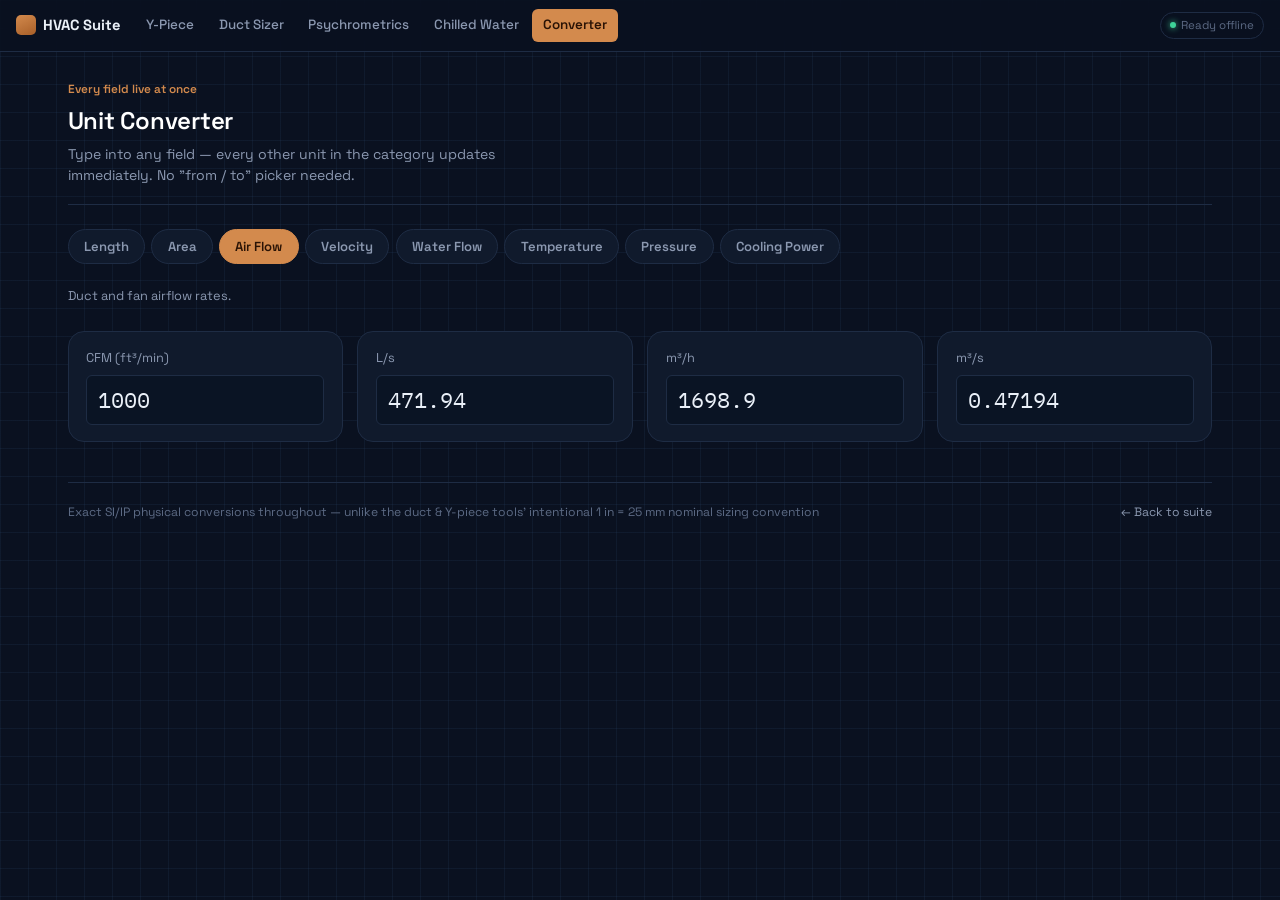
<file: conv/index.html>
<!DOCTYPE html>
<html lang="en">
<head>
<meta charset="UTF-8">
<meta name="viewport" content="width=device-width, initial-scale=1.0">
<title>Unit Converter · HVAC Suite</title>
<meta name="description" content="Live multi-field unit conversion for length, area, flow, velocity, water flow, temperature, pressure and cooling capacity.">
<meta name="theme-color" content="#0a1120">
<link rel="icon" href="../icons/icon.svg" type="image/svg+xml">
<link rel="apple-touch-icon" href="../icons/apple-touch-icon.png">
<link rel="manifest" href="../manifest.webmanifest">
<link rel="preconnect" href="https://fonts.googleapis.com">
<link rel="preconnect" href="https://fonts.gstatic.com" crossorigin>
<link href="https://fonts.googleapis.com/css2?family=Space+Grotesk:wght@500;600;700&family=IBM+Plex+Mono:wght@400;500;600&display=swap" rel="stylesheet">
<link rel="stylesheet" href="../assets/theme.css">
<style>
  .cat-tabs { display: flex; flex-wrap: wrap; gap: 0.4rem; margin-bottom: 1.4rem; }
  .cat-tabs button {
    border: 1px solid var(--line); background: var(--panel); color: var(--muted);
    font-size: 0.82rem; font-weight: 600; padding: 0.5rem 0.95rem; border-radius: 999px; cursor: pointer;
  }
  .cat-tabs button:hover { color: var(--paper); border-color: #2a3a56; }
  .cat-tabs button.active { background: var(--copper); border-color: var(--copper); color: var(--copper-ink); }
  .conv-grid { display: grid; grid-template-columns: repeat(auto-fit, minmax(220px, 1fr)); gap: 0.9rem; }
  .conv-field {
    background: var(--panel); border: 1px solid var(--line); border-radius: var(--radius-lg);
    padding: 1rem 1.1rem;
  }
  .conv-field label { display: block; font-size: 0.8rem; color: var(--muted); margin-bottom: 0.5rem; }
  .conv-field input {
    width: 100%; background: var(--inset); border: 1px solid var(--line); color: var(--paper);
    font-family: var(--font-mono); font-size: 1.35rem; padding: 0.6rem 0.7rem; border-radius: var(--radius-sm);
  }
  .conv-field input:focus { outline: none; border-color: var(--copper); box-shadow: 0 0 0 3px var(--copper-wash); }
  .conv-note { font-size: 0.8rem; color: var(--muted); margin: 1.4rem 0 1.6rem; max-width: 70ch; }
</style>
</head>
<body>

<nav class="tool-nav" aria-label="Suite navigation">
  <a href="../index.html" class="nav-brand"><span class="mark" aria-hidden="true"></span>HVAC Suite</a>
  <a href="../y/index.html" class="nav-link">Y-Piece</a>
  <a href="../duct/index.html" class="nav-link">Duct Sizer</a>
  <a href="../psy/index.html" class="nav-link">Psychrometrics</a>
  <a href="../chw/index.html" class="nav-link">Chilled Water</a>
  <a href="../conv/index.html" class="nav-link">Converter</a>
  <span class="nav-spacer"></span>
  <span class="nav-status"><span class="dot"></span><span class="label">Ready offline</span></span>
</nav>

<div class="shell">

  <div class="page-head">
    <div class="titles">
      <span class="kicker">Every field live at once</span>
      <h1>Unit Converter</h1>
      <p>Type into any field — every other unit in the category updates immediately. No "from / to" picker needed.</p>
    </div>
  </div>

  <div class="cat-tabs" id="catTabs" role="tablist"></div>
  <p class="conv-note" id="catDesc"></p>
  <div class="conv-grid" id="convGrid"></div>

  <footer class="suite-footer">
    <span>Exact SI/IP physical conversions throughout — unlike the duct &amp; Y-piece tools' intentional 1 in = 25 mm nominal sizing convention</span>
    <span><a href="../index.html">← Back to suite</a></span>
  </footer>
</div>

<script src="../assets/app.js"></script>
<script>
(function () {
  const $ = (id) => document.getElementById(id);

  const CATEGORIES = [
    {
      id: 'length', name: 'Length', desc: 'Exact physical conversions (1 in = 25.4 mm) — for nominal duct/pipe product sizing, see the Duct Sizer and Y-Piece tools, which intentionally round to 1 in = 25 mm.',
      units: [
        { id: 'mm', label: 'Millimetres', factor: 1 },
        { id: 'cm', label: 'Centimetres', factor: 10 },
        { id: 'm', label: 'Metres', factor: 1000 },
        { id: 'in', label: 'Inches', factor: 25.4 },
        { id: 'ft', label: 'Feet', factor: 304.8 },
      ],
    },
    {
      id: 'area', name: 'Area', desc: 'Cross-sectional and face areas.',
      units: [
        { id: 'mm2', label: 'mm²', factor: 1e-6 },
        { id: 'cm2', label: 'cm²', factor: 1e-4 },
        { id: 'm2', label: 'm²', factor: 1 },
        { id: 'in2', label: 'in²', factor: 0.00064516 },
        { id: 'ft2', label: 'ft²', factor: 0.09290304 },
      ],
    },
    {
      id: 'flow', name: 'Air Flow', desc: 'Duct and fan airflow rates.',
      units: [
        { id: 'cfm', label: 'CFM (ft³/min)', factor: 1 },
        { id: 'ls', label: 'L/s', factor: 2.1189 },
        { id: 'm3h', label: 'm³/h', factor: 0.5886 },
        { id: 'm3s', label: 'm³/s', factor: 2118.9 },
      ],
    },
    {
      id: 'velocity', name: 'Velocity', desc: 'Duct and grille face velocities.',
      units: [
        { id: 'fpm', label: 'FPM (ft/min)', factor: 1 },
        { id: 'ms', label: 'm/s', factor: 196.85 },
        { id: 'fts', label: 'ft/s', factor: 60 },
      ],
    },
    {
      id: 'waterflow', name: 'Water Flow', desc: 'Chilled/condenser water and hydronic flow rates.',
      units: [
        { id: 'gpm', label: 'GPM (US gal/min)', factor: 1 },
        { id: 'ls', label: 'L/s', factor: 15.850323 },
        { id: 'm3h', label: 'm³/h', factor: 4.40287 },
        { id: 'lpm', label: 'L/min', factor: 0.264172 },
      ],
    },
    {
      id: 'temperature', name: 'Temperature', desc: 'Affine scale — converted via °C, not a simple factor.',
      units: [
        { id: 'c', label: '°C' },
        { id: 'f', label: '°F' },
        { id: 'k', label: 'K' },
      ],
      special: 'temperature',
    },
    {
      id: 'pressure', name: 'Pressure', desc: 'Static/friction pressures and vapor pressures.',
      units: [
        { id: 'pa', label: 'Pa', factor: 0.001 },
        { id: 'kpa', label: 'kPa', factor: 1 },
        { id: 'bar', label: 'bar', factor: 100 },
        { id: 'psi', label: 'psi', factor: 6.89476 },
        { id: 'inwg', label: 'in.wg', factor: 0.249089 },
        { id: 'mmhg', label: 'mmHg', factor: 0.133322 },
      ],
    },
    {
      id: 'power', name: 'Cooling Power', desc: 'Refrigeration and fan/pump power.',
      units: [
        { id: 'kw', label: 'kW', factor: 1 },
        { id: 'tr', label: 'TR', factor: 3.51685 },
        { id: 'btuh', label: 'Btu/h', factor: 0.00029307107 },
        { id: 'hp', label: 'hp', factor: 0.7457 },
      ],
    },
  ];

  let activeCat = 'flow';

  function tempToC(unitId, v) {
    if (unitId === 'c') return v;
    if (unitId === 'f') return HvacSuite.fToC(v);
    return v - 273.15; // K
  }
  function tempFromC(unitId, c) {
    if (unitId === 'c') return c;
    if (unitId === 'f') return HvacSuite.cToF(c);
    return c + 273.15;
  }

  function smartFormat(v) {
    if (!isFinite(v)) return '';
    const av = Math.abs(v);
    let dp = 3;
    if (av >= 1000) dp = 1;
    else if (av >= 100) dp = 2;
    else if (av >= 1) dp = 3;
    else if (av > 0) dp = 5;
    let s = v.toFixed(dp);
    s = s.replace(/(\.\d*?)0+$/, '$1').replace(/\.$/, '');
    return s;
  }

  function renderTabs() {
    const host = $('catTabs');
    host.innerHTML = '';
    CATEGORIES.forEach((c) => {
      const b = document.createElement('button');
      b.type = 'button'; b.textContent = c.name; b.dataset.cat = c.id;
      b.className = c.id === activeCat ? 'active' : '';
      b.addEventListener('click', () => { activeCat = c.id; renderTabs(); renderGrid(); });
      host.appendChild(b);
    });
  }

  function renderGrid() {
    const cat = CATEGORIES.find((c) => c.id === activeCat);
    $('catDesc').textContent = cat.desc;
    const grid = $('convGrid');
    grid.innerHTML = '';
    cat.units.forEach((u) => {
      const wrap = document.createElement('div');
      wrap.className = 'conv-field';
      wrap.innerHTML = `<label for="cf_${u.id}">${u.label}</label><input type="number" inputmode="decimal" step="any" id="cf_${u.id}">`;
      grid.appendChild(wrap);
    });
    // seed initial values (a sensible default per category, or restored state)
    const seed = HvacSuite.store.get('conv:' + cat.id, defaultSeed(cat));
    const seedUnit = Object.keys(seed)[0];
    updateFrom(cat, seedUnit, seed[seedUnit], true);
    cat.units.forEach((u) => {
      $('cf_' + u.id).addEventListener('input', (e) => {
        const v = parseFloat(e.target.value);
        updateFrom(cat, u.id, isFinite(v) ? v : NaN, false);
      });
    });
  }

  function defaultSeed(cat) {
    const defaults = { length: 1, area: 1, flow: 1000, velocity: 1000, waterflow: 100, temperature: 24, pressure: 100, power: 10 };
    const firstUnit = cat.units[0].id;
    return { [firstUnit]: defaults[cat.id] !== undefined ? defaults[cat.id] : 1 };
  }

  function updateFrom(cat, sourceUnitId, value, isSeed) {
    cat.units.forEach((u) => {
      const el = $('cf_' + u.id);
      if (!el) return;
      if (u.id === sourceUnitId) {
        if (isSeed) el.value = isFinite(value) ? smartFormat(value) : '';
        return;
      }
      if (!isFinite(value)) { el.value = ''; return; }
      let out;
      if (cat.special === 'temperature') {
        const c = tempToC(sourceUnitId, value);
        out = tempFromC(u.id, c);
      } else {
        const srcFactor = cat.units.find((x) => x.id === sourceUnitId).factor;
        out = (value * srcFactor) / u.factor;
      }
      el.value = smartFormat(out);
    });
    if (isFinite(value)) HvacSuite.store.set('conv:' + cat.id, { [sourceUnitId]: value });
  }

  HvacSuite.initNav();
  renderTabs();
  renderGrid();
})();
</script>
</body>
</html>
</file>
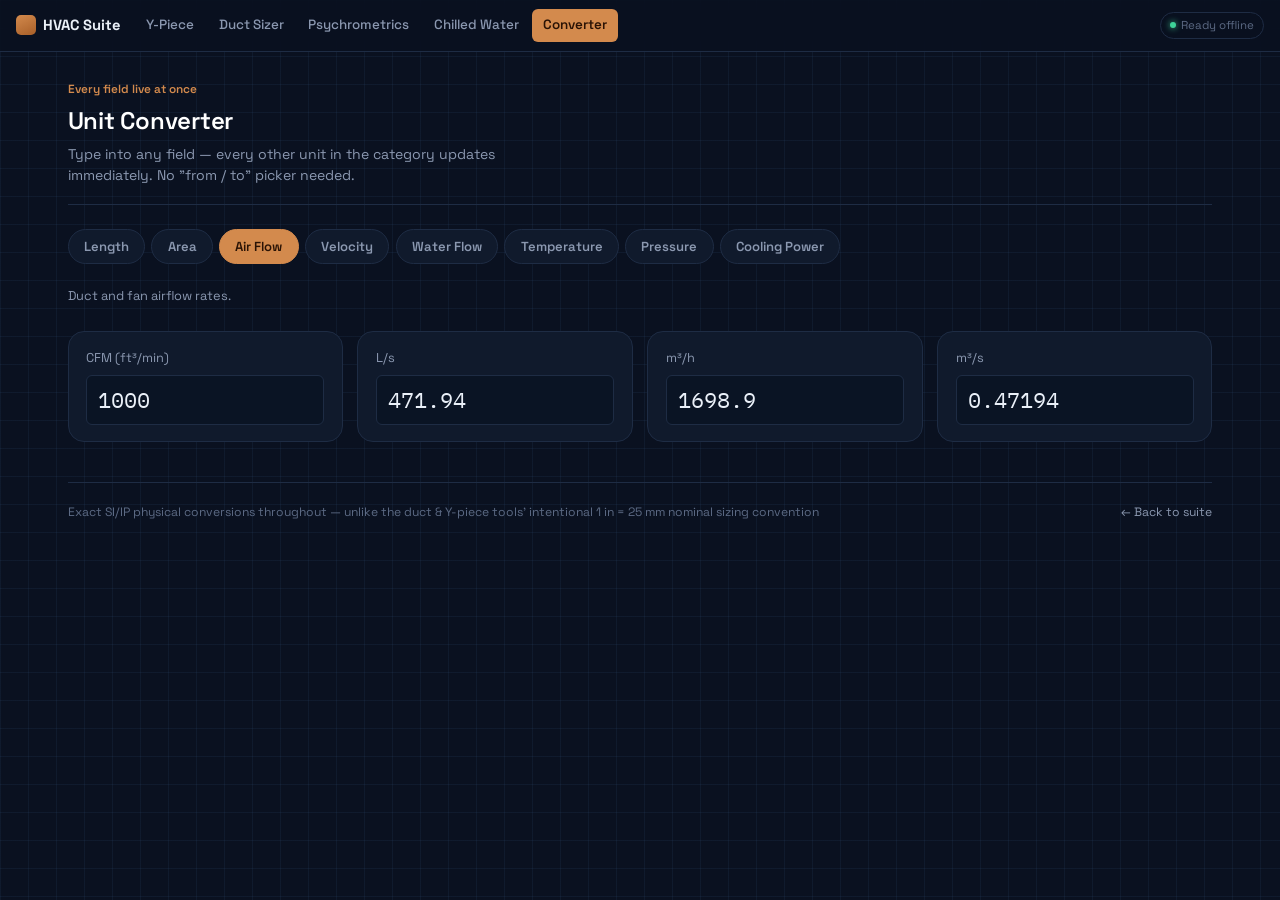
<file: converter/index.html>
<!DOCTYPE html>
<html lang="en">
<head>
<meta charset="UTF-8">
<meta name="viewport" content="width=device-width, initial-scale=1.0">
<title>Unit Converter · HVAC Suite</title>
<meta name="description" content="Live multi-field unit conversion for length, area, flow, velocity, water flow, temperature, pressure and cooling capacity.">
<meta name="theme-color" content="#0a1120">
<link rel="icon" href="../icons/icon.svg" type="image/svg+xml">
<link rel="apple-touch-icon" href="../icons/apple-touch-icon.png">
<link rel="manifest" href="../manifest.webmanifest">
<link rel="preconnect" href="https://fonts.googleapis.com">
<link rel="preconnect" href="https://fonts.gstatic.com" crossorigin>
<link href="https://fonts.googleapis.com/css2?family=Space+Grotesk:wght@500;600;700&family=IBM+Plex+Mono:wght@400;500;600&display=swap" rel="stylesheet">
<link rel="stylesheet" href="../assets/theme.css">
<style>
  .cat-tabs { display: flex; flex-wrap: wrap; gap: 0.4rem; margin-bottom: 1.4rem; }
  .cat-tabs button {
    border: 1px solid var(--line); background: var(--panel); color: var(--muted);
    font-size: 0.82rem; font-weight: 600; padding: 0.5rem 0.95rem; border-radius: 999px; cursor: pointer;
  }
  .cat-tabs button:hover { color: var(--paper); border-color: #2a3a56; }
  .cat-tabs button.active { background: var(--copper); border-color: var(--copper); color: var(--copper-ink); }
  .conv-grid { display: grid; grid-template-columns: repeat(auto-fit, minmax(220px, 1fr)); gap: 0.9rem; }
  .conv-field {
    background: var(--panel); border: 1px solid var(--line); border-radius: var(--radius-lg);
    padding: 1rem 1.1rem;
  }
  .conv-field label { display: block; font-size: 0.8rem; color: var(--muted); margin-bottom: 0.5rem; }
  .conv-field input {
    width: 100%; background: var(--inset); border: 1px solid var(--line); color: var(--paper);
    font-family: var(--font-mono); font-size: 1.35rem; padding: 0.6rem 0.7rem; border-radius: var(--radius-sm);
  }
  .conv-field input:focus { outline: none; border-color: var(--copper); box-shadow: 0 0 0 3px var(--copper-wash); }
  .conv-note { font-size: 0.8rem; color: var(--muted); margin: 1.4rem 0 1.6rem; max-width: 70ch; }
</style>
</head>
<body>

<nav class="tool-nav" aria-label="Suite navigation">
  <a href="../index.html" class="nav-brand"><span class="mark" aria-hidden="true"></span>HVAC Suite</a>
  <a href="../y-piece/index.html" class="nav-link" data-tool="y-piece">Y-Piece</a>
  <a href="../duct-sizer/index.html" class="nav-link" data-tool="duct-sizer">Duct Sizer</a>
  <a href="../psychrometrics/index.html" class="nav-link" data-tool="psychrometrics">Psychrometrics</a>
  <a href="../chilled-water/index.html" class="nav-link" data-tool="chilled-water">Chilled Water</a>
  <a href="../converter/index.html" class="nav-link" data-tool="converter">Converter</a>
  <span class="nav-spacer"></span>
  <span class="nav-status"><span class="dot"></span><span class="label">Ready offline</span></span>
</nav>

<div class="shell">

  <div class="page-head">
    <div class="titles">
      <span class="kicker">Every field live at once</span>
      <h1>Unit Converter</h1>
      <p>Type into any field — every other unit in the category updates immediately. No "from / to" picker needed.</p>
    </div>
  </div>

  <div class="cat-tabs" id="catTabs" role="tablist"></div>
  <p class="conv-note" id="catDesc"></p>
  <div class="conv-grid" id="convGrid"></div>

  <footer class="suite-footer">
    <span>Exact SI/IP physical conversions throughout — unlike the duct &amp; Y-piece tools' intentional 1 in = 25 mm nominal sizing convention</span>
    <span><a href="../index.html">← Back to suite</a></span>
  </footer>
</div>

<script src="../assets/app.js"></script>
<script>
(function () {
  const $ = (id) => document.getElementById(id);

  const CATEGORIES = [
    {
      id: 'length', name: 'Length', desc: 'Exact physical conversions (1 in = 25.4 mm) — for nominal duct/pipe product sizing, see the Duct Sizer and Y-Piece tools, which intentionally round to 1 in = 25 mm.',
      units: [
        { id: 'mm', label: 'Millimetres', factor: 1 },
        { id: 'cm', label: 'Centimetres', factor: 10 },
        { id: 'm', label: 'Metres', factor: 1000 },
        { id: 'in', label: 'Inches', factor: 25.4 },
        { id: 'ft', label: 'Feet', factor: 304.8 },
      ],
    },
    {
      id: 'area', name: 'Area', desc: 'Cross-sectional and face areas.',
      units: [
        { id: 'mm2', label: 'mm²', factor: 1e-6 },
        { id: 'cm2', label: 'cm²', factor: 1e-4 },
        { id: 'm2', label: 'm²', factor: 1 },
        { id: 'in2', label: 'in²', factor: 0.00064516 },
        { id: 'ft2', label: 'ft²', factor: 0.09290304 },
      ],
    },
    {
      id: 'flow', name: 'Air Flow', desc: 'Duct and fan airflow rates.',
      units: [
        { id: 'cfm', label: 'CFM (ft³/min)', factor: 1 },
        { id: 'ls', label: 'L/s', factor: 2.1189 },
        { id: 'm3h', label: 'm³/h', factor: 0.5886 },
        { id: 'm3s', label: 'm³/s', factor: 2118.9 },
      ],
    },
    {
      id: 'velocity', name: 'Velocity', desc: 'Duct and grille face velocities.',
      units: [
        { id: 'fpm', label: 'FPM (ft/min)', factor: 1 },
        { id: 'ms', label: 'm/s', factor: 196.85 },
        { id: 'fts', label: 'ft/s', factor: 60 },
      ],
    },
    {
      id: 'waterflow', name: 'Water Flow', desc: 'Chilled/condenser water and hydronic flow rates.',
      units: [
        { id: 'gpm', label: 'GPM (US gal/min)', factor: 1 },
        { id: 'ls', label: 'L/s', factor: 15.850323 },
        { id: 'm3h', label: 'm³/h', factor: 4.40287 },
        { id: 'lpm', label: 'L/min', factor: 0.264172 },
      ],
    },
    {
      id: 'temperature', name: 'Temperature', desc: 'Affine scale — converted via °C, not a simple factor.',
      units: [
        { id: 'c', label: '°C' },
        { id: 'f', label: '°F' },
        { id: 'k', label: 'K' },
      ],
      special: 'temperature',
    },
    {
      id: 'pressure', name: 'Pressure', desc: 'Static/friction pressures and vapor pressures.',
      units: [
        { id: 'pa', label: 'Pa', factor: 0.001 },
        { id: 'kpa', label: 'kPa', factor: 1 },
        { id: 'bar', label: 'bar', factor: 100 },
        { id: 'psi', label: 'psi', factor: 6.89476 },
        { id: 'inwg', label: 'in.wg', factor: 0.249089 },
        { id: 'mmhg', label: 'mmHg', factor: 0.133322 },
      ],
    },
    {
      id: 'power', name: 'Cooling Power', desc: 'Refrigeration and fan/pump power.',
      units: [
        { id: 'kw', label: 'kW', factor: 1 },
        { id: 'tr', label: 'TR', factor: 3.51685 },
        { id: 'btuh', label: 'Btu/h', factor: 0.00029307107 },
        { id: 'hp', label: 'hp', factor: 0.7457 },
      ],
    },
  ];

  let activeCat = 'flow';

  function tempToC(unitId, v) {
    if (unitId === 'c') return v;
    if (unitId === 'f') return HvacSuite.fToC(v);
    return v - 273.15; // K
  }
  function tempFromC(unitId, c) {
    if (unitId === 'c') return c;
    if (unitId === 'f') return HvacSuite.cToF(c);
    return c + 273.15;
  }

  function smartFormat(v) {
    if (!isFinite(v)) return '';
    const av = Math.abs(v);
    let dp = 3;
    if (av >= 1000) dp = 1;
    else if (av >= 100) dp = 2;
    else if (av >= 1) dp = 3;
    else if (av > 0) dp = 5;
    let s = v.toFixed(dp);
    s = s.replace(/(\.\d*?)0+$/, '$1').replace(/\.$/, '');
    return s;
  }

  function renderTabs() {
    const host = $('catTabs');
    host.innerHTML = '';
    CATEGORIES.forEach((c) => {
      const b = document.createElement('button');
      b.type = 'button'; b.textContent = c.name; b.dataset.cat = c.id;
      b.className = c.id === activeCat ? 'active' : '';
      b.addEventListener('click', () => { activeCat = c.id; renderTabs(); renderGrid(); });
      host.appendChild(b);
    });
  }

  function renderGrid() {
    const cat = CATEGORIES.find((c) => c.id === activeCat);
    $('catDesc').textContent = cat.desc;
    const grid = $('convGrid');
    grid.innerHTML = '';
    cat.units.forEach((u) => {
      const wrap = document.createElement('div');
      wrap.className = 'conv-field';
      wrap.innerHTML = `<label for="cf_${u.id}">${u.label}</label><input type="number" inputmode="decimal" step="any" id="cf_${u.id}">`;
      grid.appendChild(wrap);
    });
    // seed initial values (a sensible default per category, or restored state)
    const seed = HvacSuite.store.get('conv:' + cat.id, defaultSeed(cat));
    const seedUnit = Object.keys(seed)[0];
    updateFrom(cat, seedUnit, seed[seedUnit], true);
    cat.units.forEach((u) => {
      $('cf_' + u.id).addEventListener('input', (e) => {
        const v = parseFloat(e.target.value);
        updateFrom(cat, u.id, isFinite(v) ? v : NaN, false);
      });
    });
  }

  function defaultSeed(cat) {
    const defaults = { length: 1, area: 1, flow: 1000, velocity: 1000, waterflow: 100, temperature: 24, pressure: 100, power: 10 };
    const firstUnit = cat.units[0].id;
    return { [firstUnit]: defaults[cat.id] !== undefined ? defaults[cat.id] : 1 };
  }

  function updateFrom(cat, sourceUnitId, value, isSeed) {
    cat.units.forEach((u) => {
      const el = $('cf_' + u.id);
      if (!el) return;
      if (u.id === sourceUnitId) {
        if (isSeed) el.value = isFinite(value) ? smartFormat(value) : '';
        return;
      }
      if (!isFinite(value)) { el.value = ''; return; }
      let out;
      if (cat.special === 'temperature') {
        const c = tempToC(sourceUnitId, value);
        out = tempFromC(u.id, c);
      } else {
        const srcFactor = cat.units.find((x) => x.id === sourceUnitId).factor;
        out = (value * srcFactor) / u.factor;
      }
      el.value = smartFormat(out);
    });
    if (isFinite(value)) HvacSuite.store.set('conv:' + cat.id, { [sourceUnitId]: value });
  }

  HvacSuite.initNav();
  renderTabs();
  renderGrid();
})();
</script>
</body>
</html>
</file>
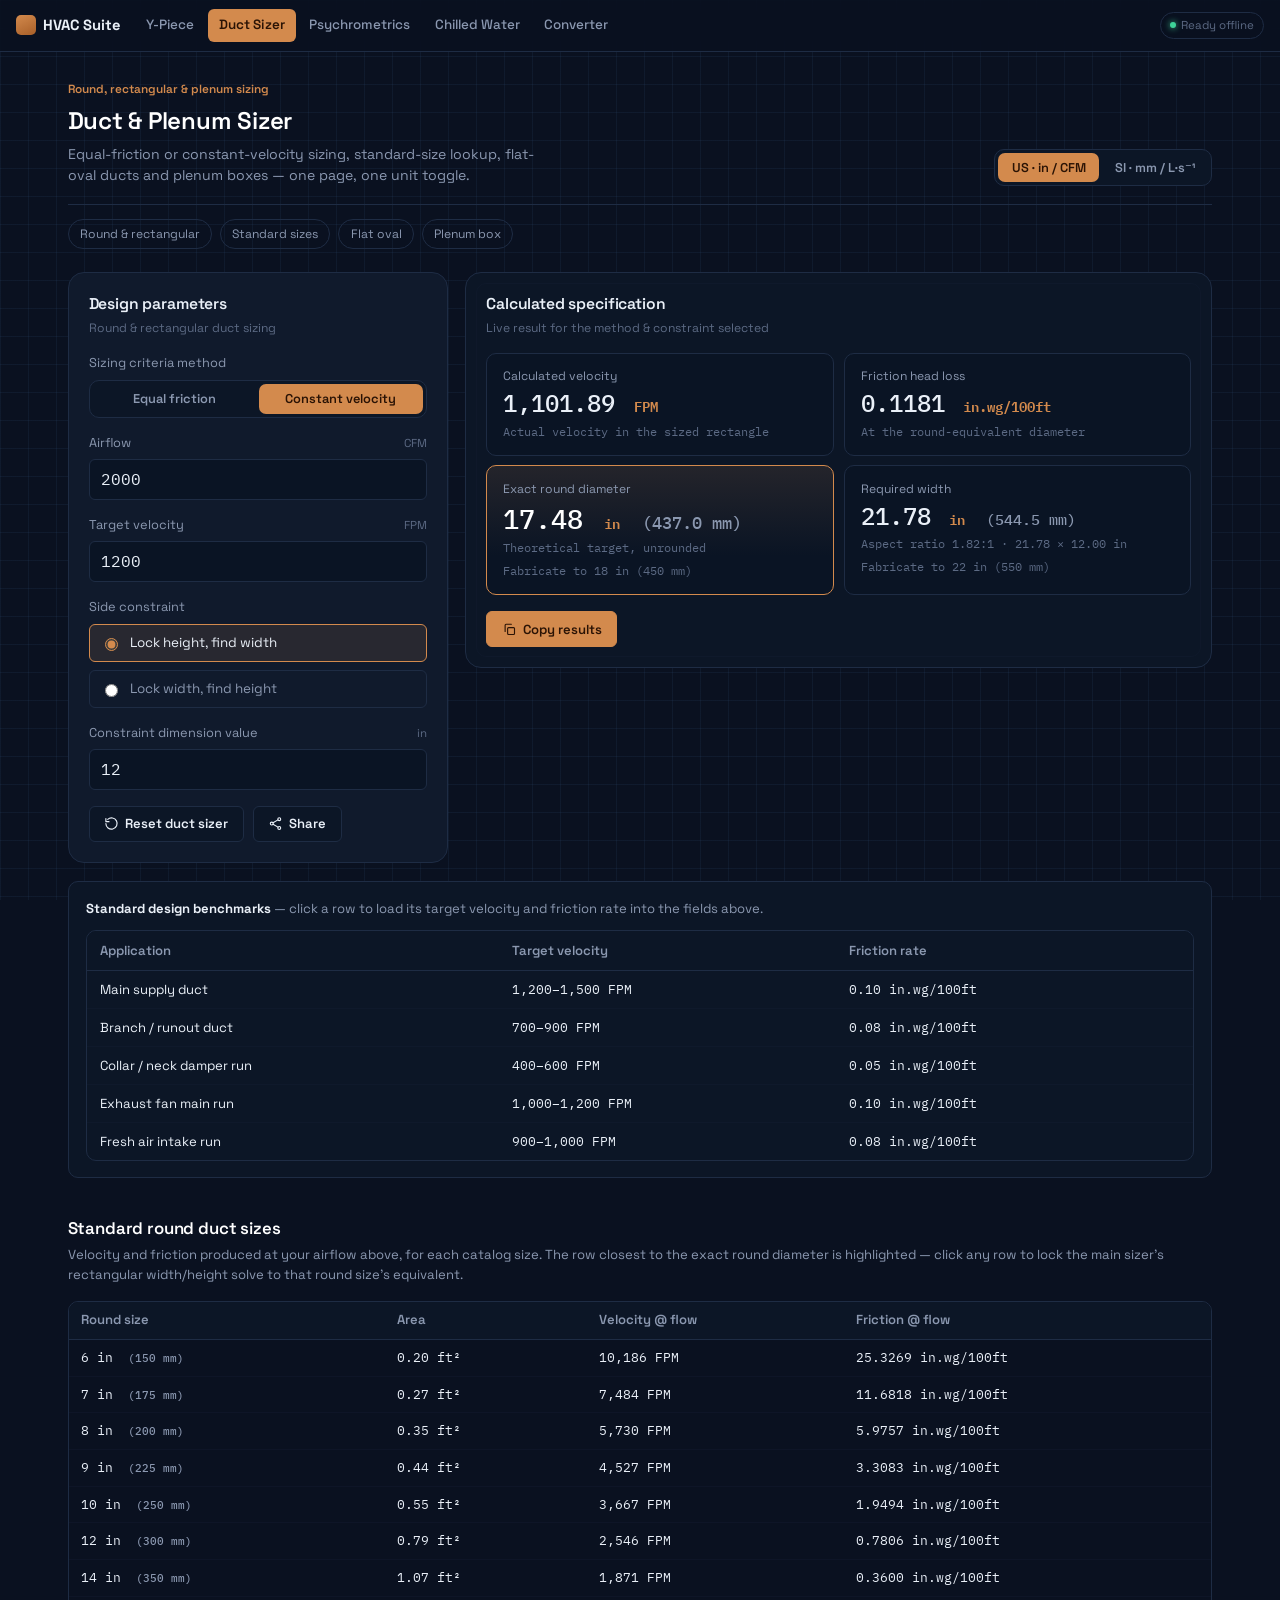
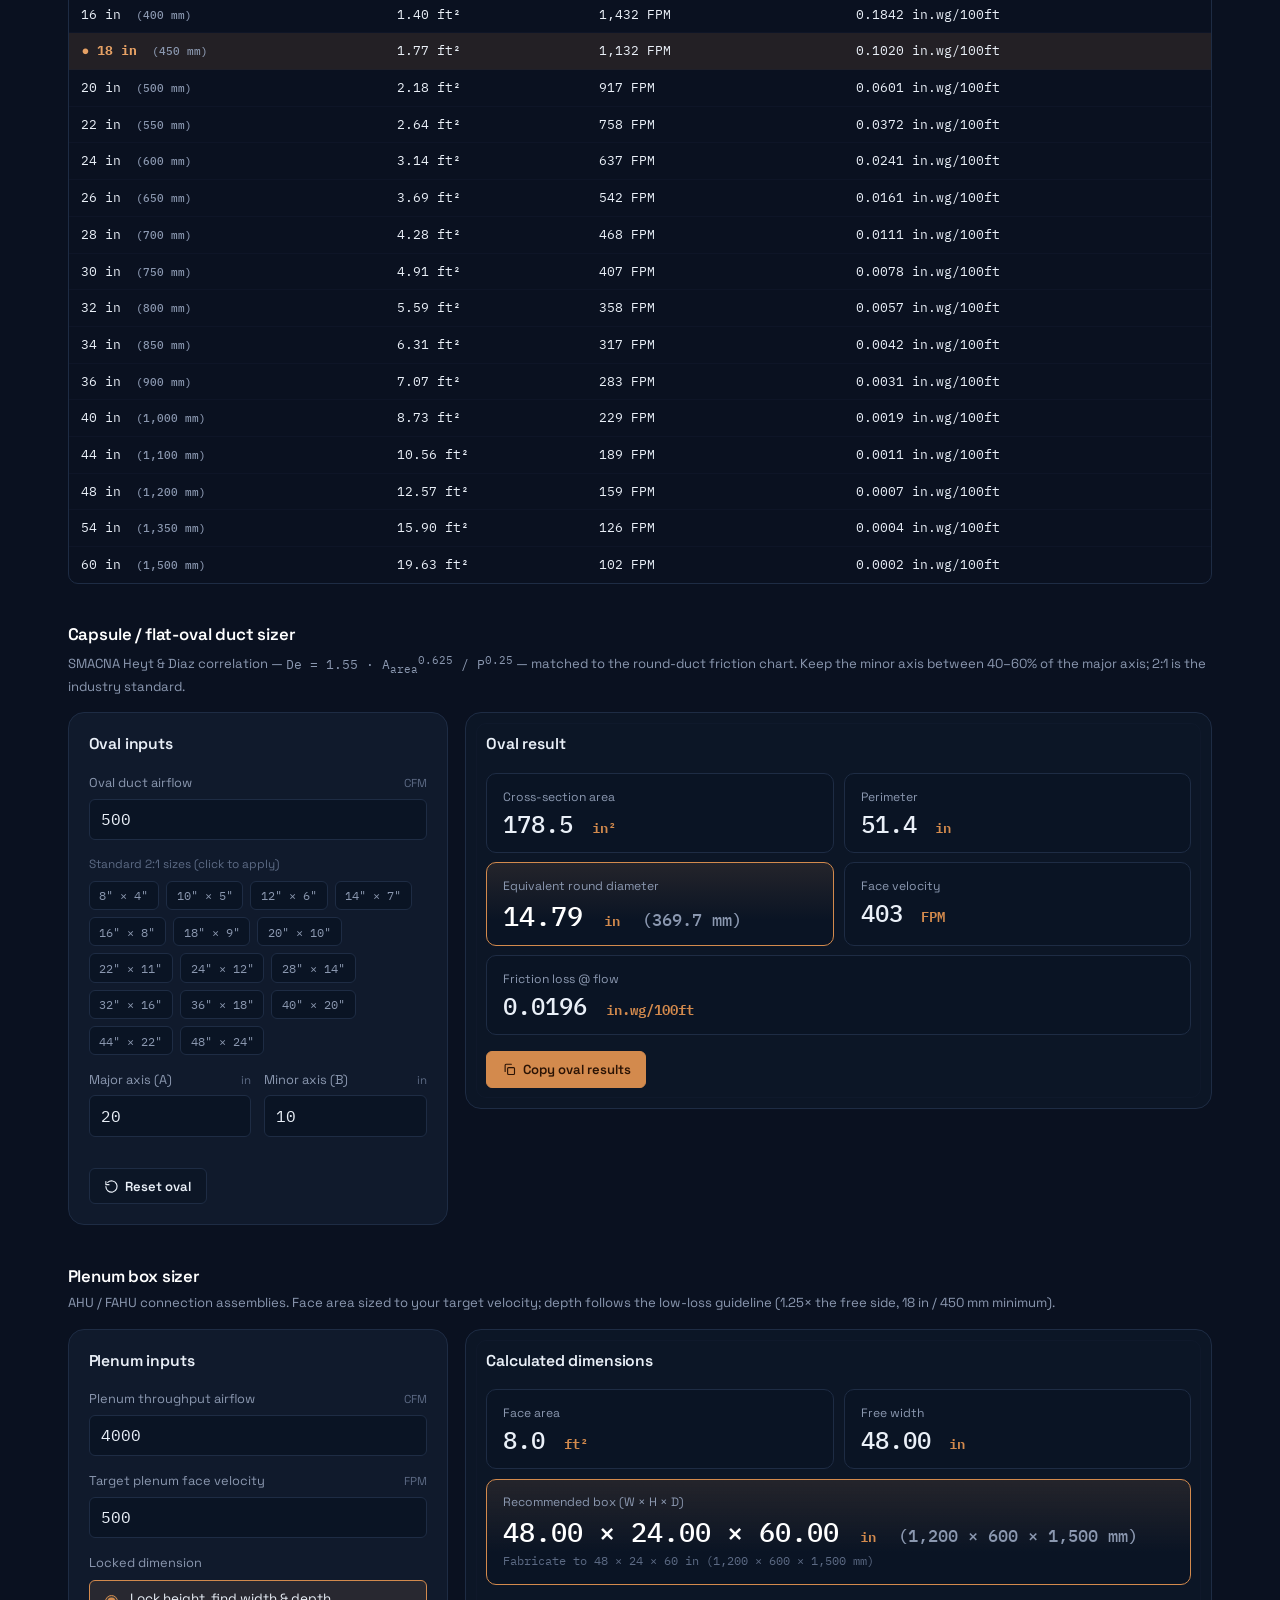
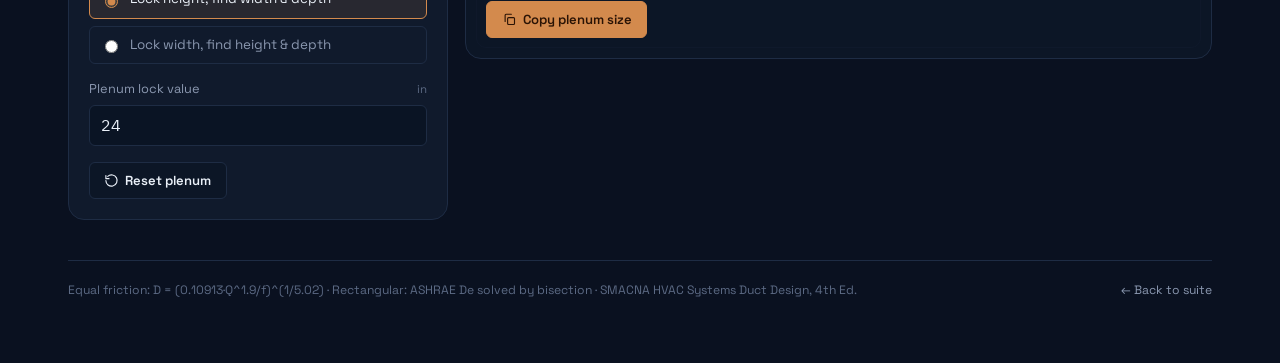
<file: duct-sizer/index.html>
<!DOCTYPE html>
<html lang="en">
<head>
<meta charset="UTF-8">
<meta name="viewport" content="width=device-width, initial-scale=1.0">
<title>Duct &amp; Plenum Sizer · HVAC Suite</title>
<meta name="description" content="Equal-friction and constant-velocity round/rectangular duct sizing, standard size tables, flat-oval ducts, and plenum box sizing.">
<meta name="theme-color" content="#0a1120">
<link rel="icon" href="../icons/icon.svg" type="image/svg+xml">
<link rel="apple-touch-icon" href="../icons/apple-touch-icon.png">
<link rel="manifest" href="../manifest.webmanifest">
<link rel="preconnect" href="https://fonts.googleapis.com">
<link rel="preconnect" href="https://fonts.gstatic.com" crossorigin>
<link href="https://fonts.googleapis.com/css2?family=Space+Grotesk:wght@500;600;700&family=IBM+Plex+Mono:wght@400;500;600&display=swap" rel="stylesheet">
<link rel="stylesheet" href="../assets/theme.css">
<style>
  .jump-row { display: flex; flex-wrap: wrap; gap: 0.5rem; margin: -0.6rem 0 1.4rem; }
  .jump-row a {
    font-size: 0.76rem; color: var(--muted); text-decoration: none;
    border: 1px solid var(--line); padding: 0.3rem 0.7rem; border-radius: 999px;
  }
  .jump-row a:hover { color: var(--copper); border-color: var(--copper); }
  section.block { margin-bottom: 2.4rem; scroll-margin-top: 70px; }
  .field[data-hide="true"] { display: none; }
  .size-chip-row { display: flex; flex-wrap: wrap; gap: 0.45rem; margin-bottom: 0.9rem; }
  .size-chip {
    font-family: var(--font-mono); font-size: 0.78rem; color: var(--muted);
    border: 1px solid var(--line); background: var(--inset);
    padding: 0.35rem 0.6rem; border-radius: var(--radius-sm); cursor: pointer;
  }
  .size-chip:hover, .size-chip.active { border-color: var(--copper); color: var(--paper); background: var(--copper-wash); }
  .table-compact table { min-width: 0; font-size: 0.76rem; }
  .table-compact th, .table-compact td { padding: 0.42rem 0.55rem; }
  .table-compact td:first-child { white-space: normal; }
  .std-override-note { font-size: 0.74rem; color: var(--copper-strong); margin-top: 0.3rem; }
  .std-override-note a { color: inherit; text-decoration: underline; cursor: pointer; }
</style>
</head>
<body>

<nav class="tool-nav" aria-label="Suite navigation">
  <a href="../index.html" class="nav-brand"><span class="mark" aria-hidden="true"></span>HVAC Suite</a>
  <a href="../y-piece/index.html" class="nav-link" data-tool="y-piece">Y-Piece</a>
  <a href="../duct-sizer/index.html" class="nav-link" data-tool="duct-sizer">Duct Sizer</a>
  <a href="../psychrometrics/index.html" class="nav-link" data-tool="psychrometrics">Psychrometrics</a>
  <a href="../chilled-water/index.html" class="nav-link" data-tool="chilled-water">Chilled Water</a>
  <a href="../converter/index.html" class="nav-link" data-tool="converter">Converter</a>
  <span class="nav-spacer"></span>
  <span class="nav-status"><span class="dot"></span><span class="label">Ready offline</span></span>
</nav>

<div class="shell">

  <div class="page-head">
    <div class="titles">
      <span class="kicker">Round, rectangular &amp; plenum sizing</span>
      <h1>Duct &amp; Plenum Sizer</h1>
      <p>Equal-friction or constant-velocity sizing, standard-size lookup, flat-oval ducts and plenum boxes — one page, one unit toggle.</p>
    </div>
    <div class="segmented" id="unitToggle" role="group" aria-label="Unit system">
      <button type="button" data-unit="ip" class="active">US · in / CFM</button>
      <button type="button" data-unit="si">SI · mm / L·s⁻¹</button>
    </div>
  </div>

  <div class="jump-row">
    <a href="#sec-main">Round &amp; rectangular</a>
    <a href="#sec-std">Standard sizes</a>
    <a href="#sec-oval">Flat oval</a>
    <a href="#sec-plenum">Plenum box</a>
  </div>

  <!-- ============================= MAIN SIZER ============================= -->
  <section class="block" id="sec-main">
    <div class="workspace">
      <div class="panel">
        <div class="panel-title">
          <div><h2>Design parameters</h2><div class="sub">Round &amp; rectangular duct sizing</div></div>
        </div>

        <fieldset>
          <legend>Sizing criteria method</legend>
          <div class="segmented" id="methodToggle" style="width:100%;">
          <button type="button" data-method="ef" style="flex:1;">Equal friction</button>
          <button type="button" data-method="cv" class="active" style="flex:1;">Constant velocity</button>
          </div>
        </fieldset>

        <div class="field">
          <label for="dQ">Airflow <span class="hint" id="u_dQ">CFM</span></label>
          <input type="number" id="dQ" inputmode="decimal" step="any" min="0">
        </div>
        <div class="field" id="fField_f">
          <label for="dF">Design friction rate <span class="hint" id="u_dF">in.wg/100ft</span></label>
          <input type="number" id="dF" inputmode="decimal" step="any" min="0">
        </div>
        <div class="field" id="fField_v">
          <label for="dV">Target velocity <span class="hint" id="u_dV">FPM</span></label>
          <input type="number" id="dV" inputmode="decimal" step="any" min="0">
        </div>

        <fieldset>
          <legend>Side constraint</legend>
          <div class="radio-group" id="lockGroup">
            <label class="radio-option checked"><input type="radio" name="lock" value="h" checked>Lock height, find width</label>
            <label class="radio-option"><input type="radio" name="lock" value="w">Lock width, find height</label>
          </div>
        </fieldset>
        <div class="field">
          <label for="dLock">Constraint dimension value <span class="hint" id="u_dLock">in</span></label>
          <input type="number" id="dLock" inputmode="decimal" step="any" min="0">
        </div>

        <div class="btn-row">
          <button class="btn" id="btnResetMain" type="button"><span class="ico" data-icon="reset"></span>Reset duct sizer</button>
          <button class="btn" id="btnShareMain" type="button"><span class="ico" data-icon="share"></span>Share</button>
        </div>
      </div>

      <div class="readout-panel">
        <div class="panel-title">
          <div><h2>Calculated specification</h2><div class="sub">Live result for the method &amp; constraint selected</div></div>
        </div>
        <div class="readout-grid cols-2">
          <div class="readout">
            <div class="r-label">Calculated velocity</div>
            <div class="r-value" id="rVel">—</div>
            <div class="r-alt">Actual velocity in the sized rectangle</div>
          </div>
          <div class="readout">
            <div class="r-label">Friction head loss</div>
            <div class="r-value" id="rFric">—</div>
            <div class="r-alt">At the round-equivalent diameter</div>
          </div>
          <div class="readout featured">
            <div class="r-label">Exact round diameter</div>
            <div class="r-value" id="rDround">—</div>
            <div class="r-alt">Theoretical target, unrounded</div>
            <div class="r-alt" id="rDroundFab" hidden></div>
          </div>
          <div class="readout">
            <div class="r-label" id="rSideLabel">Required width</div>
            <div class="r-value" id="rSide">—</div>
            <div class="r-alt" id="rAspect">Aspect ratio —</div>
            <div class="r-alt" id="rSideFab" hidden></div>
          </div>
        </div>
        <div id="warnAspect" class="alert alert-amber" hidden></div>
        <div class="btn-row">
          <button class="btn btn-primary" id="btnCopyMain" type="button"><span class="ico" data-icon="copy"></span>Copy results</button>
        </div>
      </div>
    </div>

    <div class="notes-block" style="margin-top:1.1rem;">
      <strong>Standard design benchmarks</strong> — click a row to load its target velocity and friction rate into the fields above.
      <div class="table-wrap" style="margin-top:0.7rem;">
        <table id="benchmarkTable">
          <thead><tr><th>Application</th><th>Target velocity</th><th>Friction rate</th></tr></thead>
          <tbody></tbody>
        </table>
      </div>
    </div>
  </section>

  <!-- ============================= STANDARD SIZES ============================= -->
  <section class="block" id="sec-std">
    <h2 class="section-title">Standard round duct sizes</h2>
    <p class="section-sub">Velocity and friction produced at your airflow above, for each catalog size. The row closest to the exact round diameter is highlighted — click any row to lock the main sizer's rectangular width/height solve to that round size's equivalent.</p>
    <div class="table-wrap">
      <table id="stdSizeTable">
        <thead><tr><th>Round size</th><th>Area</th><th>Velocity @ flow</th><th>Friction @ flow</th></tr></thead>
        <tbody></tbody>
      </table>
    </div>
  </section>

  <!-- ============================= FLAT OVAL ============================= -->
  <section class="block" id="sec-oval">
    <h2 class="section-title">Capsule / flat-oval duct sizer</h2>
    <p class="section-sub">SMACNA Heyt &amp; Diaz correlation — <span class="mono">De = 1.55 · A<sub>area</sub><sup>0.625</sup> / P<sup>0.25</sup></span> — matched to the round-duct friction chart. Keep the minor axis between 40–60% of the major axis; 2:1 is the industry standard.</p>
    <div class="workspace">
      <div class="panel">
        <div class="panel-title"><div><h2>Oval inputs</h2></div></div>
        <div class="field">
          <label for="ovQ">Oval duct airflow <span class="hint" id="u_ovQ">CFM</span></label>
          <input type="number" id="ovQ" inputmode="decimal" step="any" min="0">
        </div>
        <label class="field-note" style="display:block;margin-bottom:0.5rem;">Standard 2:1 sizes (click to apply)</label>
        <div class="size-chip-row" id="ovalChips"></div>
        <div class="grid-2">
          <div class="field">
            <label for="ovA">Major axis (A) <span class="hint" id="u_ovA">in</span></label>
            <input type="number" id="ovA" inputmode="decimal" step="any" min="0">
          </div>
          <div class="field">
            <label for="ovB">Minor axis (B) <span class="hint" id="u_ovB">in</span></label>
            <input type="number" id="ovB" inputmode="decimal" step="any" min="0">
          </div>
        </div>
        <div class="btn-row">
          <button class="btn" id="btnResetOval" type="button"><span class="ico" data-icon="reset"></span>Reset oval</button>
        </div>
      </div>
      <div class="readout-panel">
        <div class="panel-title"><div><h2>Oval result</h2></div></div>
        <div class="readout-grid cols-2">
          <div class="readout"><div class="r-label">Cross-section area</div><div class="r-value" id="rOvArea">—</div></div>
          <div class="readout"><div class="r-label">Perimeter</div><div class="r-value" id="rOvPerim">—</div></div>
          <div class="readout featured"><div class="r-label">Equivalent round diameter</div><div class="r-value" id="rOvDe">—</div></div>
          <div class="readout"><div class="r-label">Face velocity</div><div class="r-value" id="rOvVel">—</div></div>
          <div class="readout" style="grid-column:1/-1;"><div class="r-label">Friction loss @ flow</div><div class="r-value" id="rOvFric">—</div></div>
        </div>
        <div id="warnOvalRatio" class="alert alert-amber" hidden></div>
        <div class="btn-row">
          <button class="btn btn-primary" id="btnCopyOval" type="button"><span class="ico" data-icon="copy"></span>Copy oval results</button>
        </div>
      </div>
    </div>
  </section>

  <!-- ============================= PLENUM ============================= -->
  <section class="block" id="sec-plenum">
    <h2 class="section-title">Plenum box sizer</h2>
    <p class="section-sub">AHU / FAHU connection assemblies. Face area sized to your target velocity; depth follows the low-loss guideline (1.25× the free side, 18 in / 450 mm minimum).</p>
    <div class="workspace">
      <div class="panel">
        <div class="panel-title"><div><h2>Plenum inputs</h2></div></div>
        <div class="field">
          <label for="plQ">Plenum throughput airflow <span class="hint" id="u_plQ">CFM</span></label>
          <input type="number" id="plQ" inputmode="decimal" step="any" min="0">
        </div>
        <div class="field">
          <label for="plV">Target plenum face velocity <span class="hint" id="u_plV">FPM</span></label>
          <input type="number" id="plV" inputmode="decimal" step="any" min="0">
        </div>
        <fieldset>
          <legend>Locked dimension</legend>
          <div class="radio-group" id="plLockGroup">
            <label class="radio-option checked"><input type="radio" name="plLock" value="h" checked>Lock height, find width &amp; depth</label>
            <label class="radio-option"><input type="radio" name="plLock" value="w">Lock width, find height &amp; depth</label>
          </div>
        </fieldset>
        <div class="field">
          <label for="plLockVal">Plenum lock value <span class="hint" id="u_plLockVal">in</span></label>
          <input type="number" id="plLockVal" inputmode="decimal" step="any" min="0">
        </div>
        <div class="btn-row">
          <button class="btn" id="btnResetPlenum" type="button"><span class="ico" data-icon="reset"></span>Reset plenum</button>
        </div>
      </div>
      <div class="readout-panel">
        <div class="panel-title"><div><h2>Calculated dimensions</h2></div></div>
        <div class="readout-grid cols-2">
          <div class="readout"><div class="r-label">Face area</div><div class="r-value" id="rPlArea">—</div></div>
          <div class="readout"><div class="r-label" id="rPlFreeLabel">Free width</div><div class="r-value" id="rPlFree">—</div></div>
          <div class="readout featured" style="grid-column:1/-1;"><div class="r-label">Recommended box (W × H × D)</div><div class="r-value" id="rPlBox">—</div><div class="r-alt" id="rPlBoxFab" hidden></div></div>
        </div>
        <div class="btn-row">
          <button class="btn btn-primary" id="btnCopyPlenum" type="button"><span class="ico" data-icon="copy"></span>Copy plenum size</button>
        </div>
      </div>
    </div>
  </section>

  <footer class="suite-footer">
    <span>Equal friction: D = (0.10913·Q^1.9/f)^(1/5.02) · Rectangular: ASHRAE De solved by bisection · SMACNA HVAC Systems Duct Design, 4th Ed.</span>
    <span><a href="../index.html">← Back to suite</a></span>
  </footer>
</div>

<script src="../assets/app.js"></script>
<script>
(function () {
  const U = HvacSuite.UNITS;
  const EXACT_M_PER_FT = 0.3048;
  const EXACT_MM_PER_IN = 25.4; // real conversion, used for area only — lengths/sizes use the suite's nominal U.MM_PER_IN (25) instead
  const $ = (id) => document.getElementById(id);
  let unit = 'ip';
  let method = 'ef';
  let stdOverrideIn = null; // catalog round size locked by the user, ALWAYS canonical inches — unit-independent, never rescaled on toggle

  /* ---- math core (all canonical IP: inches, CFM, FPM, in.wg/100ft) ---- */
  function equalFrictionD(Q, f) { return Math.pow((0.10913 * Math.pow(Q, 1.9)) / f, 1 / 5.02); }
  function frictionAtD(Q, D) { return (0.10913 * Math.pow(Q, 1.9)) / Math.pow(D, 5.02); }
  function cvD(Q, V) { const A = Q / V; return Math.sqrt((4 * A) / Math.PI) * 12; }
  function ashraeDe(a, b) { return (1.30 * Math.pow(a * b, 0.625)) / Math.pow(a + b, 0.25); }
  function bisect(f, lo, hi, iters) {
    for (let i = 0; i < iters; i++) { const mid = (lo + hi) / 2; if (f(mid) < 0) lo = mid; else hi = mid; }
    return (lo + hi) / 2;
  }
  function solveOtherSide(known, targetDe) {
    return bisect((x) => ashraeDe(known, x) - targetDe, 0.05, Math.max(500, targetDe * 30), 70);
  }
  function ovalArea(A, B) { return (Math.PI * B * B) / 4 + B * (A - B); }
  function ovalPerim(A, B) { return Math.PI * B + 2 * (A - B); }
  function ovalDe(A, B) { return (1.55 * Math.pow(ovalArea(A, B), 0.625)) / Math.pow(ovalPerim(A, B), 0.25); }

  /* ---- unit conversions ----
     Dimensions (diameter/width/height): nominal 25 mm/in (matches suite convention).
     Airflow: exact 2.1189 CFM per L/s. Velocity: exact 196.85 FPM per m/s.
     Friction rate: exact physical Pa/m per in.wg/100ft (a real pressure
     gradient, not a nominal product size — derived from the suite's exact
     pressure constant and true feet, not the rounded duct-size foot). */
  const PA_PER_M_PER_INWG100 = (U.KPA_PER_INWG * 1000) / (100 * EXACT_M_PER_FT); // ≈ 8.172

  const toLenIP = (v) => (unit === 'ip' ? v : v / U.MM_PER_IN);
  const fromLenIP = (v) => (unit === 'ip' ? v : v * U.MM_PER_IN);
  const toFlowIP = (v) => (unit === 'ip' ? v : v * U.CFM_PER_LS);
  const fromFlowIP = (v) => (unit === 'ip' ? v : v / U.CFM_PER_LS);
  const toVelIP = (v) => (unit === 'ip' ? v : v * U.FPM_PER_MS);
  const fromVelIP = (v) => (unit === 'ip' ? v : v / U.FPM_PER_MS);
  const toFricIP = (v) => (unit === 'ip' ? v : v / PA_PER_M_PER_INWG100);
  const fromFricIP = (v) => (unit === 'ip' ? v : v * PA_PER_M_PER_INWG100);

  function lenLabel() { return unit === 'ip' ? 'in' : 'mm'; }
  function altLenLabel() { return unit === 'ip' ? 'mm' : 'in'; }
  function altLen(inchesValue) { return unit === 'ip' ? inchesValue * U.MM_PER_IN : inchesValue; }
  function dualLenSuffix(inchesValue) { return ` <span class="alt-unit">(${fmtNum(altLen(inchesValue), 1)} ${altLenLabel()})</span>`; }
  /* Fabrication rounding, faithful to the original tool: round UP to a whole
     unit, then derive the alternate unit from that rounded primary
     (IP: in = ceil(v), mm = ceil(in * 25); SI: mm = ceil(v * 25), in = ceil(mm / 25)).
     ceilEps absorbs float noise — an IP->SI->IP round trip stores fields at
     3 decimals, which leaves a computed 48 as 48.000012 and would otherwise
     jump the fabricated size a whole unit. */
  function ceilEps(v) { return Math.ceil(v - Math.max(1e-9, Math.abs(v) * 1e-6)); }
  function fabPrimary(inchesValue) { return unit === 'ip' ? ceilEps(inchesValue) : ceilEps(inchesValue * U.MM_PER_IN); }
  function fabAlt(inchesValue) {
    const p = fabPrimary(inchesValue);
    return unit === 'ip' ? ceilEps(p * U.MM_PER_IN) : ceilEps(p / U.MM_PER_IN);
  }
  function fabLenSuffix(inchesValue) { return `Fabricate to ${fmtNum(fabPrimary(inchesValue), 0)} ${lenLabel()} (${fmtNum(fabAlt(inchesValue), 0)} ${altLenLabel()})`; }
  function flowLabel() { return unit === 'ip' ? 'CFM' : 'L·s⁻¹'; }
  function velLabel() { return unit === 'ip' ? 'FPM' : 'm·s⁻¹'; }
  function fricLabel() { return unit === 'ip' ? 'in.wg/100ft' : 'Pa/m'; }
  function fmtNum(v, dp) { dp = dp === undefined ? 2 : dp; return isFinite(v) ? Number(v.toFixed(dp)).toLocaleString(undefined, { minimumFractionDigits: dp, maximumFractionDigits: dp }) : '—'; }

  /* ================= standard size data ================= */
  const ROUND_SIZES_IN = [6,7,8,9,10,12,14,16,18,20,22,24,26,28,30,32,34,36,40,44,48,54,60];
  const ROUND_SIZES_MM = [150,200,250,300,350,400,450,500,560,630,710,800,900,1000,1100,1200,1250];
  const OVAL_SIZES_IN = [[8,4],[10,5],[12,6],[14,7],[16,8],[18,9],[20,10],[22,11],[24,12],[28,14],[32,16],[36,18],[40,20],[44,22],[48,24]];

  const BENCHMARKS = [
    { name: 'Main supply duct', vLo: 1200, vHi: 1500, f: 0.10 },
    { name: 'Branch / runout duct', vLo: 700, vHi: 900, f: 0.08 },
    { name: 'Collar / neck damper run', vLo: 400, vHi: 600, f: 0.05 },
    { name: 'Exhaust fan main run', vLo: 1000, vHi: 1200, f: 0.10 },
    { name: 'Fresh air intake run', vLo: 900, vHi: 1000, f: 0.08 },
  ];

  /* ================= persistence ================= */
  const DEFAULTS = {
    unit: 'ip', method: 'cv',
    dQ: 2000, dF: 0.10, dV: 1200, lock: 'h', dLock: 12,
    ovQ: 500, ovA: 20, ovB: 10,
    plQ: 4000, plV: 500, plLock: 'h', plLockVal: 24,
  };
  const ALL_FIELDS = ['dQ','dF','dV','dLock','ovQ','ovA','ovB','plQ','plV','plLockVal'];
  function fieldEls() {
    const o = {}; ALL_FIELDS.forEach((k) => (o[k] = $(k))); return o;
  }
  const FE = fieldEls();

  function currentState() {
    const s = { unit, method };
    ALL_FIELDS.forEach((k) => (s[k] = FE[k].value));
    s.lock = document.querySelector('input[name="lock"]:checked').value;
    s.plLock = document.querySelector('input[name="plLock"]:checked').value;
    if (stdOverrideIn !== null) s.stdOverrideIn = stdOverrideIn;
    return s;
  }
  function persist() { HvacSuite.store.set('inputs:duct', currentState()); }

  function applyState(state) {
    unit = state.unit === 'si' ? 'si' : 'ip';
    method = state.method === 'cv' ? 'cv' : 'ef';
    ALL_FIELDS.forEach((k) => { if (state[k] !== undefined) FE[k].value = state[k]; });
    setRadio('lock', state.lock || 'h');
    setRadio('plLock', state.plLock || 'h');
    const so = parseFloat(state.stdOverrideIn);
    stdOverrideIn = isFinite(so) && so > 0 ? so : null;
  }
  function setRadio(name, value) {
    document.querySelectorAll(`input[name="${name}"]`).forEach((r) => {
      r.checked = r.value === value;
      r.closest('.radio-option').classList.toggle('checked', r.checked);
    });
  }

  function restore() {
    const fromUrl = HvacSuite.queryToState();
    const fromStore = HvacSuite.store.get('inputs:duct', {});
    applyState(Object.assign({}, DEFAULTS, fromStore, fromUrl));
  }
  function loadDefaults() { applyState(DEFAULTS); }

  /* ================= UI painters ================= */
  function paintUnitLabels() {
    $('u_dQ').textContent = flowLabel();
    $('u_dF').textContent = fricLabel();
    $('u_dV').textContent = velLabel();
    $('u_dLock').textContent = lenLabel();
    $('u_ovQ').textContent = flowLabel();
    $('u_ovA').textContent = lenLabel();
    $('u_ovB').textContent = lenLabel();
    $('u_plQ').textContent = flowLabel();
    $('u_plV').textContent = velLabel();
    $('u_plLockVal').textContent = lenLabel();
    document.querySelectorAll('#unitToggle button').forEach((b) => b.classList.toggle('active', b.dataset.unit === unit));
  }
  function paintMethod() {
    document.querySelectorAll('#methodToggle button').forEach((b) => b.classList.toggle('active', b.dataset.method === method));
    $('fField_f').dataset.hide = method !== 'ef';
    $('fField_v').dataset.hide = method !== 'cv';
  }

  function convert(v, kind, from, to) {
    if (from === to || !isFinite(v)) return v;
    if (kind === 'len') return from === 'ip' ? v * U.MM_PER_IN : v / U.MM_PER_IN;
    if (kind === 'flow') return from === 'ip' ? v / U.CFM_PER_LS : v * U.CFM_PER_LS;
    if (kind === 'vel') return from === 'ip' ? v / U.FPM_PER_MS : v * U.FPM_PER_MS;
    if (kind === 'fric') return from === 'ip' ? v * PA_PER_M_PER_INWG100 : v / PA_PER_M_PER_INWG100;
    return v;
  }
  const FIELD_KIND = { dQ:'flow', dF:'fric', dV:'vel', dLock:'len', ovQ:'flow', ovA:'len', ovB:'len', plQ:'flow', plV:'vel', plLockVal:'len' };

  function setUnit(newUnit) {
    if (newUnit === unit) return;
    ALL_FIELDS.forEach((k) => {
      const v = parseFloat(FE[k].value);
      // 6dp, not 3: rounding the converted value to 3dp makes an IP->SI->IP
      // round trip drift (4000 CFM -> 1887.796 -> 4000.051), which the
      // fabrication ceil then amplifies into a whole-unit jump.
      if (isFinite(v)) FE[k].value = Math.round(convert(v, FIELD_KIND[k], unit, newUnit) * 1e6) / 1e6;
    });
    unit = newUnit;
    paintUnitLabels();
    renderBenchmarks(); renderOvalChips();
    persist(); recomputeAll();
  }

  /* ================= section: main sizer ================= */
  function computeMain() {
    const Q = toFlowIP(parseFloat($('dQ').value));
    const lockSide = document.querySelector('input[name="lock"]:checked').value;
    const lockVal = toLenIP(parseFloat($('dLock').value));
    if (!isFinite(Q) || Q <= 0 || !isFinite(lockVal) || lockVal <= 0) return null;

    let Dround;
    if (method === 'ef') {
      const f = toFricIP(parseFloat($('dF').value));
      if (!isFinite(f) || f <= 0) return null;
      Dround = equalFrictionD(Q, f);
    } else {
      const V = toVelIP(parseFloat($('dV').value));
      if (!isFinite(V) || V <= 0) return null;
      Dround = cvD(Q, V);
    }
    const naturalD = Dround;
    if (stdOverrideIn !== null) Dround = stdOverrideIn;

    const otherSide = solveOtherSide(lockVal, Dround);
    const a = lockSide === 'h' ? otherSide : lockVal; // width
    const b = lockSide === 'h' ? lockVal : otherSide; // height
    const vel = Q / ((a * b) / 144);
    const fric = frictionAtD(Q, Dround);
    const aspect = Math.max(a, b) / Math.min(a, b);

    return { Q, Dround, naturalD, overridden: stdOverrideIn !== null, a, b, otherSide, lockSide, vel, fric, aspect };
  }

  function renderMain() {
    const r = computeMain();
    if (!r) {
      ['rVel','rFric','rDround','rSide'].forEach((id) => ($(id).innerHTML = '<span class="unit" style="color:var(--muted-2)">enter values</span>'));
      $('rAspect').textContent = 'Aspect ratio —';
      ['rDroundFab','rSideFab'].forEach((id) => ($(id).hidden = true));
      $('warnAspect').hidden = true;
      renderStdSizes(null);
      return;
    }
    $('rVel').innerHTML = `${fmtNum(fromVelIP(r.vel))} <span class="unit">${velLabel()}</span>`;
    $('rFric').innerHTML = `${fmtNum(fromFricIP(r.fric), 4)} <span class="unit">${fricLabel()}</span>`;
    $('rDround').innerHTML = `${fmtNum(fromLenIP(r.Dround))} <span class="unit">${lenLabel()}</span>${dualLenSuffix(r.Dround)}`;
    const featuredLabel = document.querySelector('#rDround').closest('.readout').querySelector('.r-label');
    const featuredAlt = document.querySelector('#rDround').closest('.readout').querySelector('.r-alt');
    if (r.overridden) {
      featuredLabel.textContent = 'Locked to standard size';
      featuredAlt.innerHTML = `Theoretical target was ${fmtNum(fromLenIP(r.naturalD))} ${lenLabel()} — <a class="std-override-note" id="clearOverride" style="margin:0;">use calculated size</a>`;
    } else {
      featuredLabel.textContent = 'Exact round diameter';
      featuredAlt.textContent = 'Theoretical target, unrounded';
    }
    $('rSideLabel').textContent = r.lockSide === 'h' ? 'Required width' : 'Required height';
    $('rSide').innerHTML = `${fmtNum(fromLenIP(r.otherSide))} <span class="unit">${lenLabel()}</span>${dualLenSuffix(r.otherSide)}`;
    $('rAspect').textContent = `Aspect ratio ${r.aspect.toFixed(2)}:1 · ${fmtNum(fromLenIP(r.a))} × ${fmtNum(fromLenIP(r.b))} ${lenLabel()}`;
    $('rDroundFab').hidden = false;
    $('rDroundFab').textContent = fabLenSuffix(r.Dround);
    $('rSideFab').hidden = false;
    $('rSideFab').textContent = fabLenSuffix(r.otherSide);
    const clearLink = document.getElementById('clearOverride');
    if (clearLink) clearLink.addEventListener('click', () => { stdOverrideIn = null; recomputeAll(); HvacSuite.toast('Back to calculated size'); });

    const warn = $('warnAspect');
    if (r.aspect > 4) {
      warn.hidden = false;
      warn.innerHTML = HvacSuite.ICONS.warn + '<span>Aspect ratio exceeds the 4:1 benchmark guideline. Consider adjusting the side constraint or splitting into two ducts.</span>';
    } else warn.hidden = true;

    renderStdSizes(r);
  }

  function renderBenchmarks() {
    const tbody = document.querySelector('#benchmarkTable tbody');
    tbody.innerHTML = '';
    BENCHMARKS.forEach((b) => {
      const vLo = fromVelIP(b.vLo), vHi = fromVelIP(b.vHi), f = fromFricIP(b.f);
      const tr = document.createElement('tr');
      tr.innerHTML = `<td style="font-family:var(--font-ui);">${b.name}</td><td>${fmtNum(vLo,0)}–${fmtNum(vHi,0)} ${velLabel()}</td><td>${fmtNum(f, 2)} ${fricLabel()}</td>`;
      tr.title = 'Click to load this benchmark';
      tr.addEventListener('click', () => {
        $('dV').value = Math.round(fromVelIP((b.vLo + b.vHi) / 2) * 10) / 10;
        $('dF').value = Math.round(fromFricIP(b.f) * 1000) / 1000;
        persist(); recomputeAll();
        HvacSuite.toast(`Loaded "${b.name}" benchmark`);
      });
      tbody.appendChild(tr);
    });
  }

  function renderStdSizes(mainResult) {
    const tbody = document.querySelector('#stdSizeTable tbody');
    tbody.innerHTML = '';
    const sizes = unit === 'ip' ? ROUND_SIZES_IN : ROUND_SIZES_MM;
    const Q = mainResult ? mainResult.Q : toFlowIP(parseFloat($('dQ').value));
    // When a catalog size is locked, only that row is highlighted; otherwise
    // highlight the row closest to the calculated (unlocked) target diameter.
    const locked = mainResult && mainResult.overridden ? mainResult.Dround : null;
    const targetForHighlight = mainResult ? mainResult.naturalD : null;
    let closestIdx = -1, closestDiff = Infinity;
    if (targetForHighlight !== null && locked === null) {
      sizes.forEach((s, i) => {
        const sIn = unit === 'ip' ? s : s / U.MM_PER_IN;
        const diff = Math.abs(sIn - targetForHighlight);
        if (diff < closestDiff) { closestDiff = diff; closestIdx = i; }
      });
    }
    sizes.forEach((s, i) => {
      const dIn = unit === 'ip' ? s : s / U.MM_PER_IN;
      const areaFt2 = Math.PI * Math.pow(dIn / 12, 2) / 4;
      const vel = isFinite(Q) && Q > 0 ? Q / areaFt2 : NaN;
      const fric = isFinite(Q) && Q > 0 ? frictionAtD(Q, dIn) : NaN;
      const areaDisp = unit === 'ip' ? areaFt2 : areaFt2 * 0.092903; // ft² -> m², real physical area (not the nominal 1in=25mm sizing rule — that applies to lengths only)
      const tr = document.createElement('tr');
      if (i === closestIdx) tr.classList.add('closest');
      if (locked !== null && Math.abs(dIn - locked) < 1e-6) tr.classList.add('closest');
      tr.innerHTML = `<td>${s} ${lenLabel()} <span class="alt-unit">(${fmtNum(altLen(dIn), unit==='ip'?0:1)} ${altLenLabel()})</span></td><td>${fmtNum(areaDisp, unit==='ip'?2:3)} ${unit==='ip'?'ft²':'m²'}</td><td>${fmtNum(fromVelIP(vel),0)} ${velLabel()}</td><td>${fmtNum(fromFricIP(fric),4)} ${fricLabel()}</td>`;
      tr.title = 'Click to lock the sizer above to this standard size';
      tr.addEventListener('click', () => {
        stdOverrideIn = dIn;
        recomputeAll();
        HvacSuite.toast(`Duct sizer locked to ${s} ${lenLabel()} round`);
      });
      tbody.appendChild(tr);
    });
  }

  /* ================= section: flat oval ================= */
  function renderOvalChips() {
    const host = $('ovalChips');
    host.innerHTML = '';
    OVAL_SIZES_IN.forEach(([a, b]) => {
      const aDisp = unit === 'ip' ? a : a * U.MM_PER_IN;
      const bDisp = unit === 'ip' ? b : b * U.MM_PER_IN;
      const chip = document.createElement('button');
      chip.type = 'button';
      chip.className = 'size-chip';
      chip.textContent = `${aDisp}${unit==='ip'?'"':''} × ${bDisp}${unit==='ip'?'"':''}`;
      chip.addEventListener('click', () => {
        $('ovA').value = aDisp; $('ovB').value = bDisp;
        persist(); recomputeAll();
      });
      host.appendChild(chip);
    });
  }
  function computeOval() {
    const Q = toFlowIP(parseFloat($('ovQ').value));
    const A = toLenIP(parseFloat($('ovA').value));
    const B = toLenIP(parseFloat($('ovB').value));
    if (![Q,A,B].every((v) => isFinite(v) && v > 0) || B >= A) return null;
    const area = ovalArea(A, B), perim = ovalPerim(A, B), de = ovalDe(A, B);
    const areaFt2 = area / 144;
    const vel = Q / areaFt2;
    const fric = frictionAtD(Q, de);
    const ratio = B / A;
    return { A, B, area, perim, de, vel, fric, ratio };
  }
  function renderOval() {
    const r = computeOval();
    const warn = $('warnOvalRatio');
    if (!r) {
      ['rOvArea','rOvPerim','rOvDe','rOvVel','rOvFric'].forEach((id) => ($(id).innerHTML = '—'));
      warn.hidden = true;
      return;
    }
    const areaDisp = unit === 'ip' ? r.area : r.area * (EXACT_MM_PER_IN * EXACT_MM_PER_IN); // in² -> mm², real physical area (not the nominal 1in=25mm rule)
    const perimDisp = unit === 'ip' ? r.perim : r.perim * U.MM_PER_IN;
    $('rOvArea').innerHTML = `${fmtNum(areaDisp, unit==='ip'?1:0)} <span class="unit">${unit==='ip'?'in²':'mm²'}</span>`;
    $('rOvPerim').innerHTML = `${fmtNum(perimDisp, 1)} <span class="unit">${lenLabel()}</span>`;
    $('rOvDe').innerHTML = `${fmtNum(fromLenIP(r.de))} <span class="unit">${lenLabel()}</span>${dualLenSuffix(r.de)}`;
    $('rOvVel').innerHTML = `${fmtNum(fromVelIP(r.vel), 0)} <span class="unit">${velLabel()}</span>`;
    $('rOvFric').innerHTML = `${fmtNum(fromFricIP(r.fric), 4)} <span class="unit">${fricLabel()}</span>`;
    if (r.ratio < 0.4 || r.ratio > 0.6) {
      warn.hidden = false;
      warn.innerHTML = HvacSuite.ICONS.warn + `<span>Minor/major ratio is ${(r.ratio*100).toFixed(0)}% — outside the recommended 40–60% band for standard flat-oval fittings.</span>`;
    } else warn.hidden = true;
  }

  /* ================= section: plenum ================= */
  function computePlenum() {
    const Q = toFlowIP(parseFloat($('plQ').value));
    const V = toVelIP(parseFloat($('plV').value));
    const lock = document.querySelector('input[name="plLock"]:checked').value;
    const lockVal = toLenIP(parseFloat($('plLockVal').value));
    if (![Q,V,lockVal].every((v) => isFinite(v) && v > 0)) return null;
    const areaFt2 = Q / V;
    const freeSideIn = (areaFt2 * 144) / lockVal;
    const depthIn = Math.max(freeSideIn * 1.25, 18);
    const width = lock === 'h' ? freeSideIn : lockVal;
    const height = lock === 'h' ? lockVal : freeSideIn;
    return { areaFt2, freeSideIn, depthIn, width, height, lock };
  }
  function renderPlenum() {
    const r = computePlenum();
    if (!r) {
      $('rPlArea').innerHTML = '—'; $('rPlFree').innerHTML = '—'; $('rPlBox').innerHTML = '—';
      $('rPlBoxFab').hidden = true;
      return;
    }
    const areaDisp = unit === 'ip' ? r.areaFt2 : r.areaFt2 * 0.092903; // real physical area — lengths use the nominal 1in=25mm rule, area does not
    $('rPlArea').innerHTML = `${fmtNum(areaDisp, unit==='ip'?1:2)} <span class="unit">${unit==='ip'?'ft²':'m²'}</span>`;
    $('rPlFreeLabel').textContent = r.lock === 'h' ? 'Free width' : 'Free height';
    $('rPlFree').innerHTML = `${fmtNum(fromLenIP(r.freeSideIn))} <span class="unit">${lenLabel()}</span>`;
    const altW = altLen(r.width), altH = altLen(r.height), altD = altLen(r.depthIn);
    $('rPlBox').innerHTML = `${fmtNum(fromLenIP(r.width))} × ${fmtNum(fromLenIP(r.height))} × ${fmtNum(fromLenIP(r.depthIn))} <span class="unit">${lenLabel()}</span> <span class="alt-unit">(${fmtNum(altW,0)} × ${fmtNum(altH,0)} × ${fmtNum(altD,0)} ${altLenLabel()})</span>`;
    $('rPlBoxFab').hidden = false;
    $('rPlBoxFab').textContent = `Fabricate to ${fmtNum(fabPrimary(r.width), 0)} × ${fmtNum(fabPrimary(r.height), 0)} × ${fmtNum(fabPrimary(r.depthIn), 0)} ${lenLabel()} (${fmtNum(fabAlt(r.width), 0)} × ${fmtNum(fabAlt(r.height), 0)} × ${fmtNum(fabAlt(r.depthIn), 0)} ${altLenLabel()})`;
  }

  /* ================= wiring ================= */
  function recomputeAll() { renderMain(); renderOval(); renderPlenum(); }

  document.querySelectorAll('#unitToggle button').forEach((b) => b.addEventListener('click', () => setUnit(b.dataset.unit)));
  document.querySelectorAll('#methodToggle button').forEach((b) => b.addEventListener('click', () => { method = b.dataset.method; paintMethod(); persist(); recomputeAll(); }));
  document.querySelectorAll('input[name="lock"]').forEach((r) => r.addEventListener('change', () => { setRadio('lock', r.value); persist(); recomputeAll(); }));
  document.querySelectorAll('input[name="plLock"]').forEach((r) => r.addEventListener('change', () => { setRadio('plLock', r.value); persist(); recomputeAll(); }));
  ALL_FIELDS.forEach((k) => FE[k].addEventListener('input', () => { persist(); recomputeAll(); }));

  $('btnResetMain').addEventListener('click', () => {
    ['dQ','dF','dV','dLock'].forEach((k) => (FE[k].value = DEFAULTS[k]));
    setRadio('lock', DEFAULTS.lock); method = DEFAULTS.method; paintMethod();
    stdOverrideIn = null;
    persist(); recomputeAll(); HvacSuite.toast('Duct sizer reset');
  });
  $('btnResetOval').addEventListener('click', () => {
    ['ovQ','ovA','ovB'].forEach((k) => (FE[k].value = DEFAULTS[k]));
    persist(); recomputeAll(); HvacSuite.toast('Oval sizer reset');
  });
  $('btnResetPlenum').addEventListener('click', () => {
    ['plQ','plV','plLockVal'].forEach((k) => (FE[k].value = DEFAULTS[k]));
    setRadio('plLock', DEFAULTS.plLock);
    persist(); recomputeAll(); HvacSuite.toast('Plenum sizer reset');
  });
  $('btnShareMain').addEventListener('click', () => HvacSuite.shareLink(currentState()));

  $('btnCopyMain').addEventListener('click', () => {
    const text = `Duct Sizer (${method === 'ef' ? 'Equal Friction' : 'Constant Velocity'})\n` +
      `Airflow: ${$('dQ').value} ${flowLabel()}\n` +
      `Velocity: ${$('rVel').textContent}\nFriction: ${$('rFric').textContent}\n` +
      `Exact round diameter: ${$('rDround').textContent}\n${$('rSideLabel').textContent}: ${$('rSide').textContent}\n${$('rAspect').textContent}`;
    HvacSuite.copyText(text, 'Duct results copied');
  });
  $('btnCopyOval').addEventListener('click', () => {
    const text = `Flat-Oval Duct\nAirflow: ${$('ovQ').value} ${flowLabel()}\nSize: ${$('ovA').value} × ${$('ovB').value} ${lenLabel()}\n` +
      `Area: ${$('rOvArea').textContent}\nPerimeter: ${$('rOvPerim').textContent}\nEquivalent diameter: ${$('rOvDe').textContent}\n` +
      `Velocity: ${$('rOvVel').textContent}\nFriction: ${$('rOvFric').textContent}`;
    HvacSuite.copyText(text, 'Oval results copied');
  });
  $('btnCopyPlenum').addEventListener('click', () => {
    const text = `Plenum Box\nAirflow: ${$('plQ').value} ${flowLabel()}\nTarget velocity: ${$('plV').value} ${velLabel()}\n` +
      `Face area: ${$('rPlArea').textContent}\nRecommended box: ${$('rPlBox').textContent}`;
    HvacSuite.copyText(text, 'Plenum size copied');
  });

  HvacSuite.initNav();
  restore();
  paintUnitLabels();
  paintMethod();
  renderBenchmarks();
  renderOvalChips();
  recomputeAll();
})();
</script>
</body>
</html>
</file>
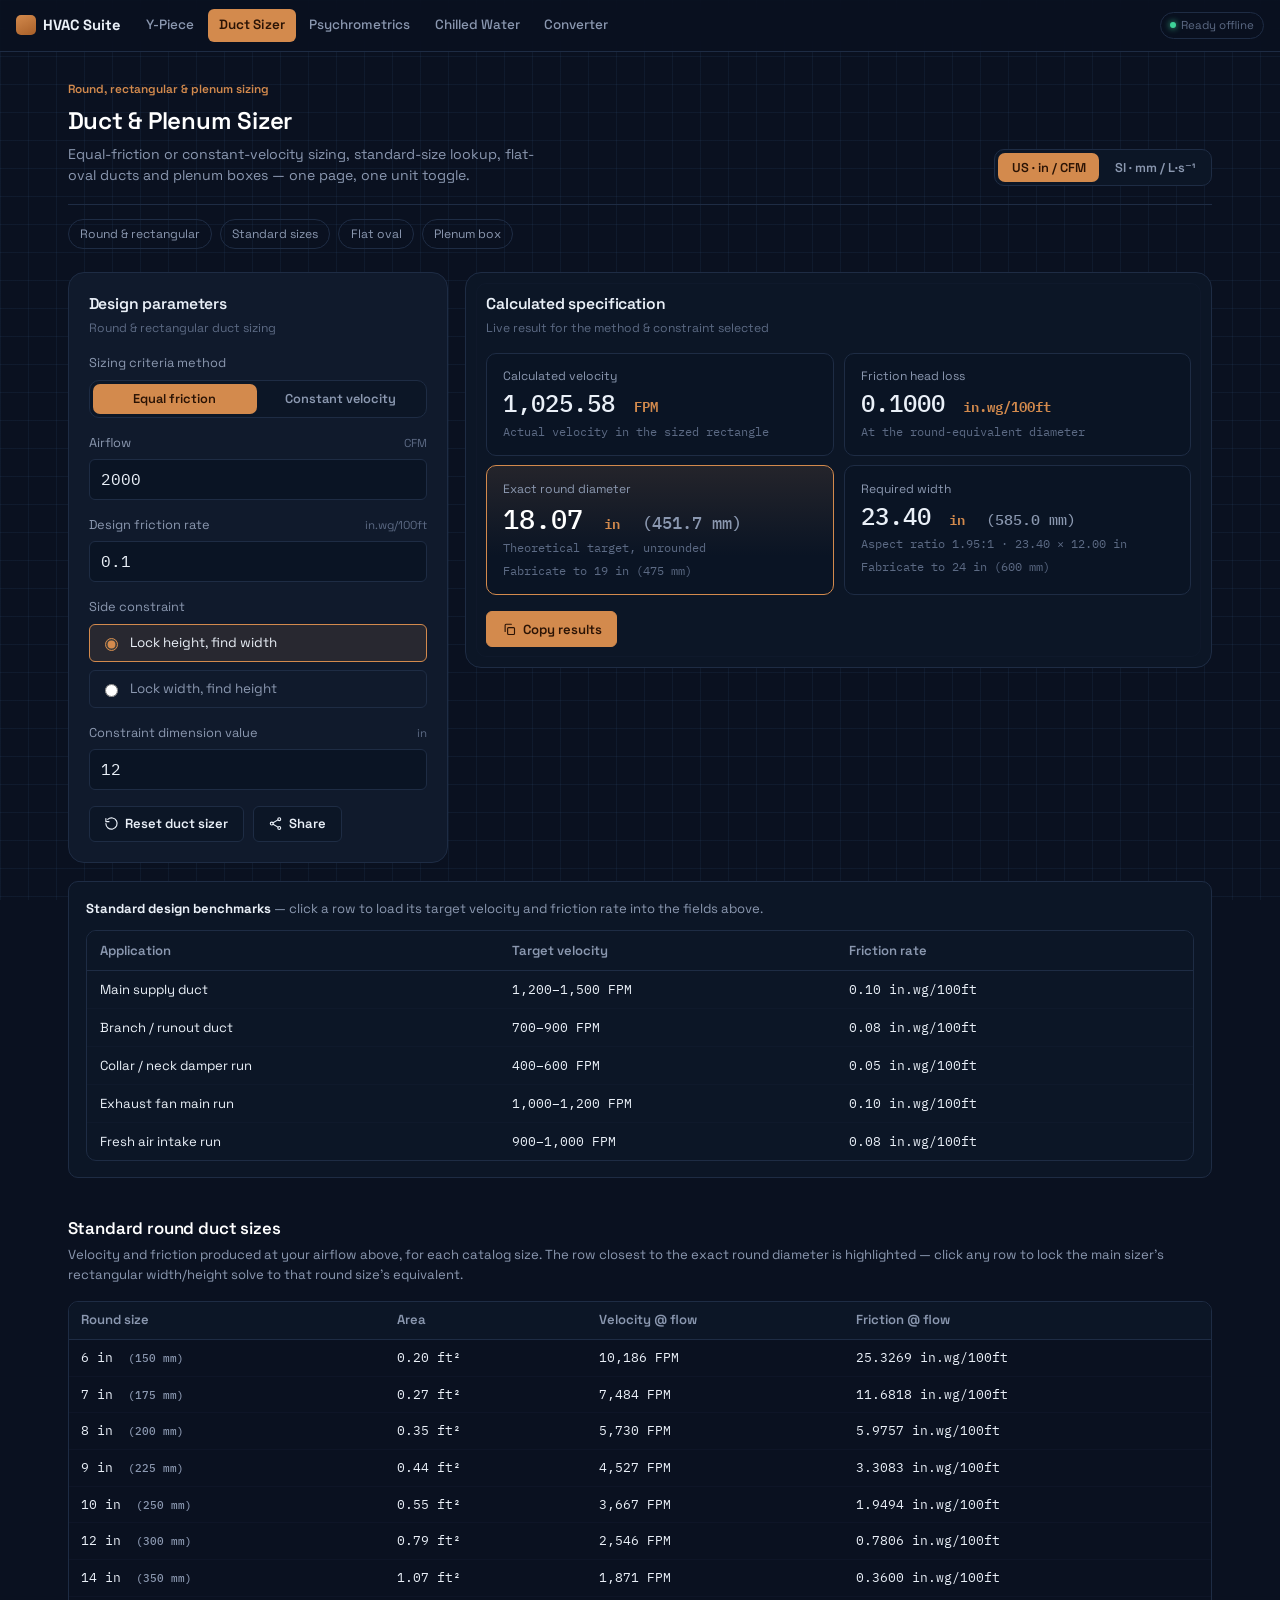
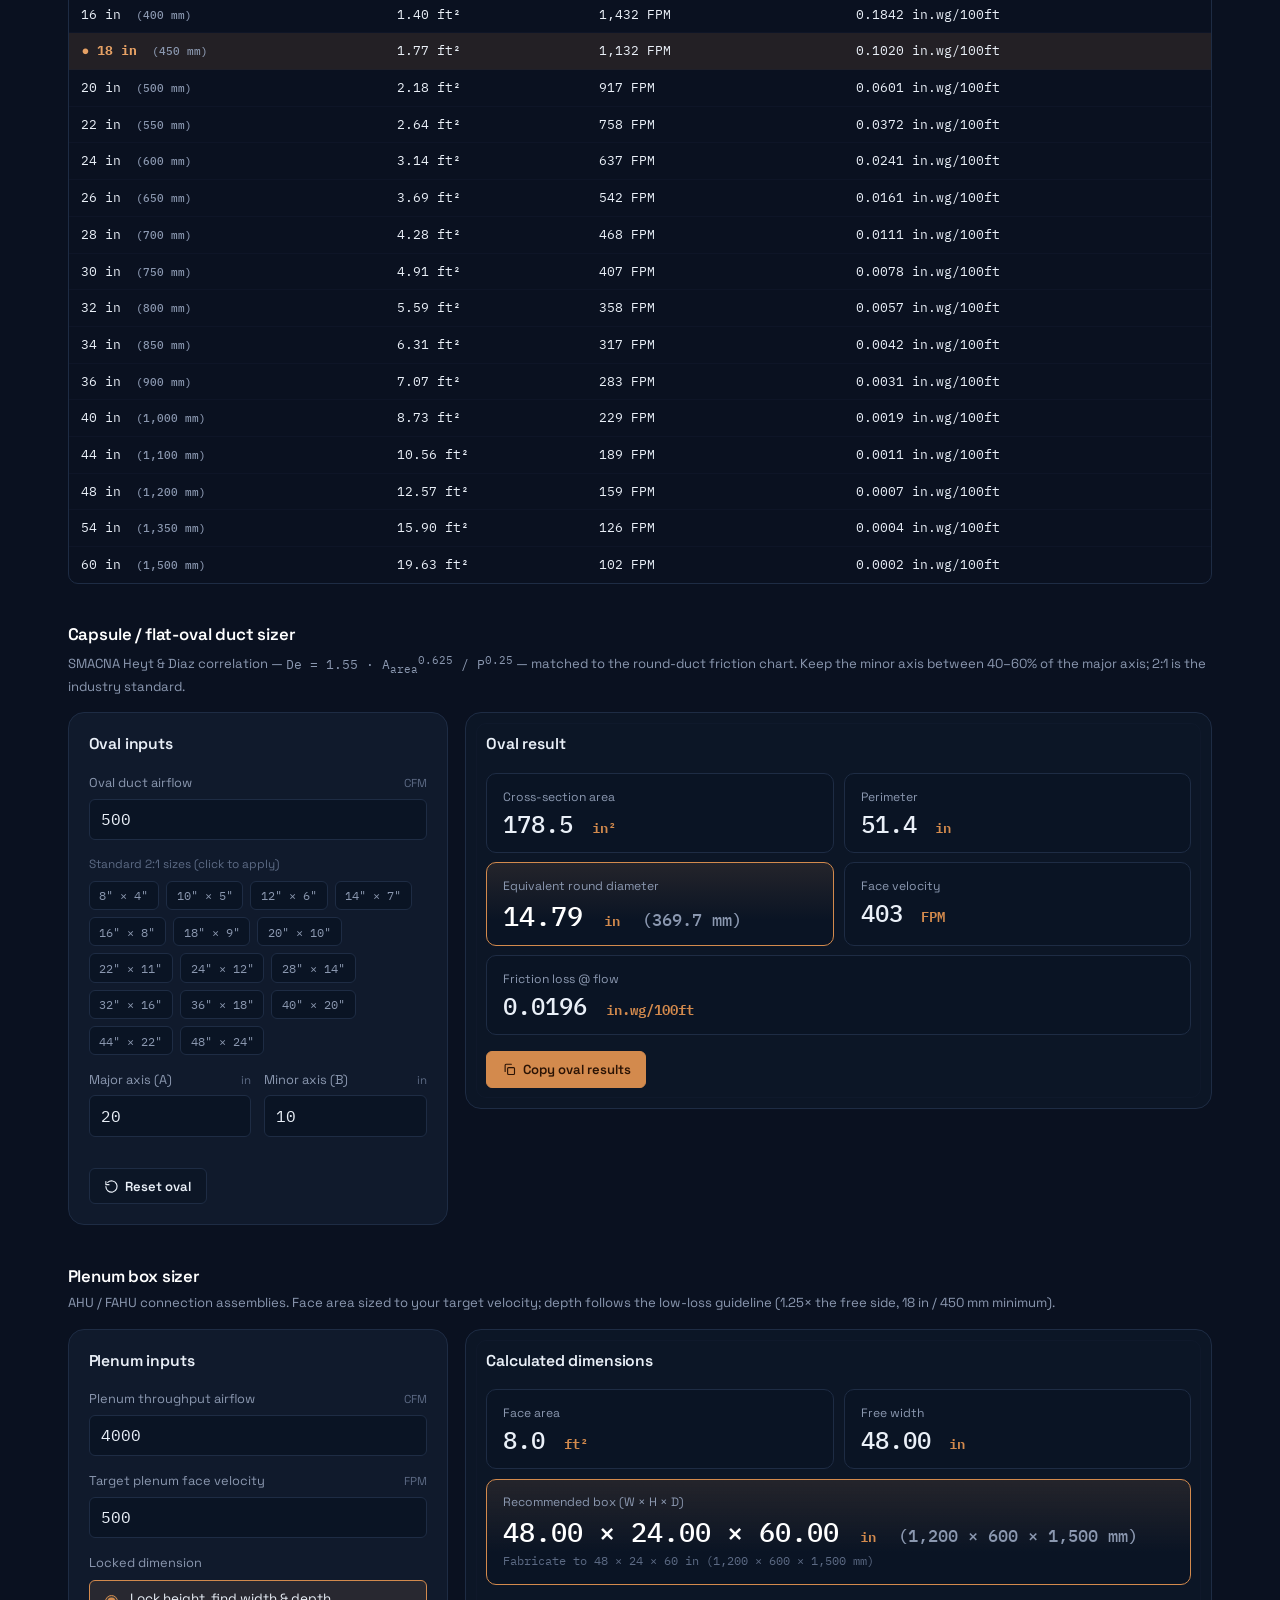
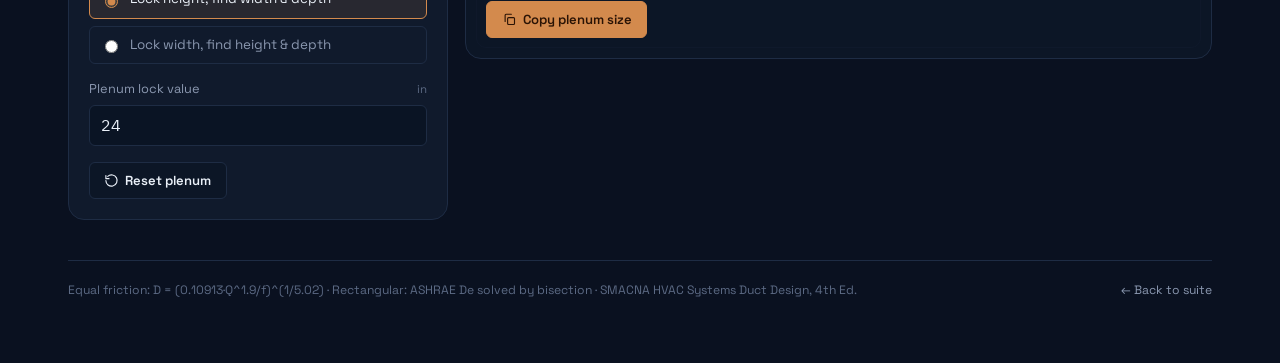
<file: duct/index.html>
<!DOCTYPE html>
<html lang="en">
<head>
<meta charset="UTF-8">
<meta name="viewport" content="width=device-width, initial-scale=1.0">
<title>Duct &amp; Plenum Sizer · HVAC Suite</title>
<meta name="description" content="Equal-friction and constant-velocity round/rectangular duct sizing, standard size tables, flat-oval ducts, and plenum box sizing.">
<meta name="theme-color" content="#0a1120">
<link rel="icon" href="../icons/icon.svg" type="image/svg+xml">
<link rel="apple-touch-icon" href="../icons/apple-touch-icon.png">
<link rel="manifest" href="../manifest.webmanifest">
<link rel="preconnect" href="https://fonts.googleapis.com">
<link rel="preconnect" href="https://fonts.gstatic.com" crossorigin>
<link href="https://fonts.googleapis.com/css2?family=Space+Grotesk:wght@500;600;700&family=IBM+Plex+Mono:wght@400;500;600&display=swap" rel="stylesheet">
<link rel="stylesheet" href="../assets/theme.css">
<style>
  .jump-row { display: flex; flex-wrap: wrap; gap: 0.5rem; margin: -0.6rem 0 1.4rem; }
  .jump-row a {
    font-size: 0.76rem; color: var(--muted); text-decoration: none;
    border: 1px solid var(--line); padding: 0.3rem 0.7rem; border-radius: 999px;
  }
  .jump-row a:hover { color: var(--copper); border-color: var(--copper); }
  section.block { margin-bottom: 2.4rem; scroll-margin-top: 70px; }
  .field[data-hide="true"] { display: none; }
  .size-chip-row { display: flex; flex-wrap: wrap; gap: 0.45rem; margin-bottom: 0.9rem; }
  .size-chip {
    font-family: var(--font-mono); font-size: 0.78rem; color: var(--muted);
    border: 1px solid var(--line); background: var(--inset);
    padding: 0.35rem 0.6rem; border-radius: var(--radius-sm); cursor: pointer;
  }
  .size-chip:hover, .size-chip.active { border-color: var(--copper); color: var(--paper); background: var(--copper-wash); }
  .table-compact table { min-width: 0; font-size: 0.76rem; }
  .table-compact th, .table-compact td { padding: 0.42rem 0.55rem; }
  .table-compact td:first-child { white-space: normal; }
  .std-override-note { font-size: 0.74rem; color: var(--copper-strong); margin-top: 0.3rem; }
  .std-override-note a { color: inherit; text-decoration: underline; cursor: pointer; }
</style>
</head>
<body>

<nav class="tool-nav" aria-label="Suite navigation">
  <a href="../index.html" class="nav-brand"><span class="mark" aria-hidden="true"></span>HVAC Suite</a>
  <a href="../y/index.html" class="nav-link">Y-Piece</a>
  <a href="../duct/index.html" class="nav-link">Duct Sizer</a>
  <a href="../psy/index.html" class="nav-link">Psychrometrics</a>
  <a href="../chw/index.html" class="nav-link">Chilled Water</a>
  <a href="../conv/index.html" class="nav-link">Converter</a>
  <span class="nav-spacer"></span>
  <span class="nav-status"><span class="dot"></span><span class="label">Ready offline</span></span>
</nav>

<div class="shell">

  <div class="page-head">
    <div class="titles">
      <span class="kicker">Round, rectangular &amp; plenum sizing</span>
      <h1>Duct &amp; Plenum Sizer</h1>
      <p>Equal-friction or constant-velocity sizing, standard-size lookup, flat-oval ducts and plenum boxes — one page, one unit toggle.</p>
    </div>
    <div class="segmented" id="unitToggle" role="group" aria-label="Unit system">
      <button type="button" data-unit="ip" class="active">US · in / CFM</button>
      <button type="button" data-unit="si">SI · mm / L·s⁻¹</button>
    </div>
  </div>

  <div class="jump-row">
    <a href="#sec-main">Round &amp; rectangular</a>
    <a href="#sec-std">Standard sizes</a>
    <a href="#sec-oval">Flat oval</a>
    <a href="#sec-plenum">Plenum box</a>
  </div>

  <!-- ============================= MAIN SIZER ============================= -->
  <section class="block" id="sec-main">
    <div class="workspace">
      <div class="panel">
        <div class="panel-title">
          <div><h2>Design parameters</h2><div class="sub">Round &amp; rectangular duct sizing</div></div>
        </div>

        <fieldset>
          <legend>Sizing criteria method</legend>
          <div class="segmented" id="methodToggle" style="width:100%;">
            <button type="button" data-method="ef" class="active" style="flex:1;">Equal friction</button>
            <button type="button" data-method="cv" style="flex:1;">Constant velocity</button>
          </div>
        </fieldset>

        <div class="field">
          <label for="dQ">Airflow <span class="hint" id="u_dQ">CFM</span></label>
          <input type="number" id="dQ" inputmode="decimal" step="any" min="0">
        </div>
        <div class="field" id="fField_f">
          <label for="dF">Design friction rate <span class="hint" id="u_dF">in.wg/100ft</span></label>
          <input type="number" id="dF" inputmode="decimal" step="any" min="0">
        </div>
        <div class="field" id="fField_v">
          <label for="dV">Target velocity <span class="hint" id="u_dV">FPM</span></label>
          <input type="number" id="dV" inputmode="decimal" step="any" min="0">
        </div>

        <fieldset>
          <legend>Side constraint</legend>
          <div class="radio-group" id="lockGroup">
            <label class="radio-option checked"><input type="radio" name="lock" value="h" checked>Lock height, find width</label>
            <label class="radio-option"><input type="radio" name="lock" value="w">Lock width, find height</label>
          </div>
        </fieldset>
        <div class="field">
          <label for="dLock">Constraint dimension value <span class="hint" id="u_dLock">in</span></label>
          <input type="number" id="dLock" inputmode="decimal" step="any" min="0">
        </div>

        <div class="btn-row">
          <button class="btn" id="btnResetMain" type="button"><span class="ico" data-icon="reset"></span>Reset duct sizer</button>
          <button class="btn" id="btnShareMain" type="button"><span class="ico" data-icon="share"></span>Share</button>
        </div>
      </div>

      <div class="readout-panel">
        <div class="panel-title">
          <div><h2>Calculated specification</h2><div class="sub">Live result for the method &amp; constraint selected</div></div>
        </div>
        <div class="readout-grid cols-2">
          <div class="readout">
            <div class="r-label">Calculated velocity</div>
            <div class="r-value" id="rVel">—</div>
            <div class="r-alt">Actual velocity in the sized rectangle</div>
          </div>
          <div class="readout">
            <div class="r-label">Friction head loss</div>
            <div class="r-value" id="rFric">—</div>
            <div class="r-alt">At the round-equivalent diameter</div>
          </div>
          <div class="readout featured">
            <div class="r-label">Exact round diameter</div>
            <div class="r-value" id="rDround">—</div>
            <div class="r-alt">Theoretical target, unrounded</div>
            <div class="r-alt" id="rDroundFab" hidden></div>
          </div>
          <div class="readout">
            <div class="r-label" id="rSideLabel">Required width</div>
            <div class="r-value" id="rSide">—</div>
            <div class="r-alt" id="rAspect">Aspect ratio —</div>
            <div class="r-alt" id="rSideFab" hidden></div>
          </div>
        </div>
        <div id="warnAspect" class="alert alert-amber" hidden></div>
        <div class="btn-row">
          <button class="btn btn-primary" id="btnCopyMain" type="button"><span class="ico" data-icon="copy"></span>Copy results</button>
        </div>
      </div>
    </div>

    <div class="notes-block" style="margin-top:1.1rem;">
      <strong>Standard design benchmarks</strong> — click a row to load its target velocity and friction rate into the fields above.
      <div class="table-wrap" style="margin-top:0.7rem;">
        <table id="benchmarkTable">
          <thead><tr><th>Application</th><th>Target velocity</th><th>Friction rate</th></tr></thead>
          <tbody></tbody>
        </table>
      </div>
    </div>
  </section>

  <!-- ============================= STANDARD SIZES ============================= -->
  <section class="block" id="sec-std">
    <h2 class="section-title">Standard round duct sizes</h2>
    <p class="section-sub">Velocity and friction produced at your airflow above, for each catalog size. The row closest to the exact round diameter is highlighted — click any row to lock the main sizer's rectangular width/height solve to that round size's equivalent.</p>
    <div class="table-wrap">
      <table id="stdSizeTable">
        <thead><tr><th>Round size</th><th>Area</th><th>Velocity @ flow</th><th>Friction @ flow</th></tr></thead>
        <tbody></tbody>
      </table>
    </div>
  </section>

  <!-- ============================= FLAT OVAL ============================= -->
  <section class="block" id="sec-oval">
    <h2 class="section-title">Capsule / flat-oval duct sizer</h2>
    <p class="section-sub">SMACNA Heyt &amp; Diaz correlation — <span class="mono">De = 1.55 · A<sub>area</sub><sup>0.625</sup> / P<sup>0.25</sup></span> — matched to the round-duct friction chart. Keep the minor axis between 40–60% of the major axis; 2:1 is the industry standard.</p>
    <div class="workspace">
      <div class="panel">
        <div class="panel-title"><div><h2>Oval inputs</h2></div></div>
        <div class="field">
          <label for="ovQ">Oval duct airflow <span class="hint" id="u_ovQ">CFM</span></label>
          <input type="number" id="ovQ" inputmode="decimal" step="any" min="0">
        </div>
        <label class="field-note" style="display:block;margin-bottom:0.5rem;">Standard 2:1 sizes (click to apply)</label>
        <div class="size-chip-row" id="ovalChips"></div>
        <div class="grid-2">
          <div class="field">
            <label for="ovA">Major axis (A) <span class="hint" id="u_ovA">in</span></label>
            <input type="number" id="ovA" inputmode="decimal" step="any" min="0">
          </div>
          <div class="field">
            <label for="ovB">Minor axis (B) <span class="hint" id="u_ovB">in</span></label>
            <input type="number" id="ovB" inputmode="decimal" step="any" min="0">
          </div>
        </div>
        <div class="btn-row">
          <button class="btn" id="btnResetOval" type="button"><span class="ico" data-icon="reset"></span>Reset oval</button>
        </div>
      </div>
      <div class="readout-panel">
        <div class="panel-title"><div><h2>Oval result</h2></div></div>
        <div class="readout-grid cols-2">
          <div class="readout"><div class="r-label">Cross-section area</div><div class="r-value" id="rOvArea">—</div></div>
          <div class="readout"><div class="r-label">Perimeter</div><div class="r-value" id="rOvPerim">—</div></div>
          <div class="readout featured"><div class="r-label">Equivalent round diameter</div><div class="r-value" id="rOvDe">—</div></div>
          <div class="readout"><div class="r-label">Face velocity</div><div class="r-value" id="rOvVel">—</div></div>
          <div class="readout" style="grid-column:1/-1;"><div class="r-label">Friction loss @ flow</div><div class="r-value" id="rOvFric">—</div></div>
        </div>
        <div id="warnOvalRatio" class="alert alert-amber" hidden></div>
        <div class="btn-row">
          <button class="btn btn-primary" id="btnCopyOval" type="button"><span class="ico" data-icon="copy"></span>Copy oval results</button>
        </div>
      </div>
    </div>
  </section>

  <!-- ============================= PLENUM ============================= -->
  <section class="block" id="sec-plenum">
    <h2 class="section-title">Plenum box sizer</h2>
    <p class="section-sub">AHU / FAHU connection assemblies. Face area sized to your target velocity; depth follows the low-loss guideline (1.25× the free side, 18 in / 450 mm minimum).</p>
    <div class="workspace">
      <div class="panel">
        <div class="panel-title"><div><h2>Plenum inputs</h2></div></div>
        <div class="field">
          <label for="plQ">Plenum throughput airflow <span class="hint" id="u_plQ">CFM</span></label>
          <input type="number" id="plQ" inputmode="decimal" step="any" min="0">
        </div>
        <div class="field">
          <label for="plV">Target plenum face velocity <span class="hint" id="u_plV">FPM</span></label>
          <input type="number" id="plV" inputmode="decimal" step="any" min="0">
        </div>
        <fieldset>
          <legend>Locked dimension</legend>
          <div class="radio-group" id="plLockGroup">
            <label class="radio-option checked"><input type="radio" name="plLock" value="h" checked>Lock height, find width &amp; depth</label>
            <label class="radio-option"><input type="radio" name="plLock" value="w">Lock width, find height &amp; depth</label>
          </div>
        </fieldset>
        <div class="field">
          <label for="plLockVal">Plenum lock value <span class="hint" id="u_plLockVal">in</span></label>
          <input type="number" id="plLockVal" inputmode="decimal" step="any" min="0">
        </div>
        <div class="btn-row">
          <button class="btn" id="btnResetPlenum" type="button"><span class="ico" data-icon="reset"></span>Reset plenum</button>
        </div>
      </div>
      <div class="readout-panel">
        <div class="panel-title"><div><h2>Calculated dimensions</h2></div></div>
        <div class="readout-grid cols-2">
          <div class="readout"><div class="r-label">Face area</div><div class="r-value" id="rPlArea">—</div></div>
          <div class="readout"><div class="r-label" id="rPlFreeLabel">Free width</div><div class="r-value" id="rPlFree">—</div></div>
          <div class="readout featured" style="grid-column:1/-1;"><div class="r-label">Recommended box (W × H × D)</div><div class="r-value" id="rPlBox">—</div><div class="r-alt" id="rPlBoxFab" hidden></div></div>
        </div>
        <div class="btn-row">
          <button class="btn btn-primary" id="btnCopyPlenum" type="button"><span class="ico" data-icon="copy"></span>Copy plenum size</button>
        </div>
      </div>
    </div>
  </section>

  <footer class="suite-footer">
    <span>Equal friction: D = (0.10913·Q^1.9/f)^(1/5.02) · Rectangular: ASHRAE De solved by bisection · SMACNA HVAC Systems Duct Design, 4th Ed.</span>
    <span><a href="../index.html">← Back to suite</a></span>
  </footer>
</div>

<script src="../assets/app.js"></script>
<script>
(function () {
  const U = HvacSuite.UNITS;
  const EXACT_M_PER_FT = 0.3048;
  const EXACT_MM_PER_IN = 25.4; // real conversion, used for area only — lengths/sizes use the suite's nominal U.MM_PER_IN (25) instead
  const $ = (id) => document.getElementById(id);
  let unit = 'ip';
  let method = 'ef';
  let stdOverrideIn = null; // catalog round size locked by the user, ALWAYS canonical inches — unit-independent, never rescaled on toggle

  /* ---- math core (all canonical IP: inches, CFM, FPM, in.wg/100ft) ---- */
  function equalFrictionD(Q, f) { return Math.pow((0.10913 * Math.pow(Q, 1.9)) / f, 1 / 5.02); }
  function frictionAtD(Q, D) { return (0.10913 * Math.pow(Q, 1.9)) / Math.pow(D, 5.02); }
  function cvD(Q, V) { const A = Q / V; return Math.sqrt((4 * A) / Math.PI) * 12; }
  function ashraeDe(a, b) { return (1.30 * Math.pow(a * b, 0.625)) / Math.pow(a + b, 0.25); }
  function bisect(f, lo, hi, iters) {
    for (let i = 0; i < iters; i++) { const mid = (lo + hi) / 2; if (f(mid) < 0) lo = mid; else hi = mid; }
    return (lo + hi) / 2;
  }
  function solveOtherSide(known, targetDe) {
    return bisect((x) => ashraeDe(known, x) - targetDe, 0.05, Math.max(500, targetDe * 30), 70);
  }
  function ovalArea(A, B) { return (Math.PI * B * B) / 4 + B * (A - B); }
  function ovalPerim(A, B) { return Math.PI * B + 2 * (A - B); }
  function ovalDe(A, B) { return (1.55 * Math.pow(ovalArea(A, B), 0.625)) / Math.pow(ovalPerim(A, B), 0.25); }

  /* ---- unit conversions ----
     Dimensions (diameter/width/height): nominal 25 mm/in (matches suite convention).
     Airflow: exact 2.1189 CFM per L/s. Velocity: exact 196.85 FPM per m/s.
     Friction rate: exact physical Pa/m per in.wg/100ft (a real pressure
     gradient, not a nominal product size — derived from the suite's exact
     pressure constant and true feet, not the rounded duct-size foot). */
  const PA_PER_M_PER_INWG100 = (U.KPA_PER_INWG * 1000) / (100 * EXACT_M_PER_FT); // ≈ 8.172

  const toLenIP = (v) => (unit === 'ip' ? v : v / U.MM_PER_IN);
  const fromLenIP = (v) => (unit === 'ip' ? v : v * U.MM_PER_IN);
  const toFlowIP = (v) => (unit === 'ip' ? v : v * U.CFM_PER_LS);
  const fromFlowIP = (v) => (unit === 'ip' ? v : v / U.CFM_PER_LS);
  const toVelIP = (v) => (unit === 'ip' ? v : v * U.FPM_PER_MS);
  const fromVelIP = (v) => (unit === 'ip' ? v : v / U.FPM_PER_MS);
  const toFricIP = (v) => (unit === 'ip' ? v : v / PA_PER_M_PER_INWG100);
  const fromFricIP = (v) => (unit === 'ip' ? v : v * PA_PER_M_PER_INWG100);

  function lenLabel() { return unit === 'ip' ? 'in' : 'mm'; }
  function altLenLabel() { return unit === 'ip' ? 'mm' : 'in'; }
  function altLen(inchesValue) { return unit === 'ip' ? inchesValue * U.MM_PER_IN : inchesValue; }
  function dualLenSuffix(inchesValue) { return ` <span class="alt-unit">(${fmtNum(altLen(inchesValue), 1)} ${altLenLabel()})</span>`; }
  /* Fabrication rounding, faithful to the original tool: round UP to a whole
     unit, then derive the alternate unit from that rounded primary
     (IP: in = ceil(v), mm = ceil(in * 25); SI: mm = ceil(v * 25), in = ceil(mm / 25)).
     ceilEps absorbs float noise — an IP->SI->IP round trip stores fields at
     3 decimals, which leaves a computed 48 as 48.000012 and would otherwise
     jump the fabricated size a whole unit. */
  function ceilEps(v) { return Math.ceil(v - Math.max(1e-9, Math.abs(v) * 1e-6)); }
  function fabPrimary(inchesValue) { return unit === 'ip' ? ceilEps(inchesValue) : ceilEps(inchesValue * U.MM_PER_IN); }
  function fabAlt(inchesValue) {
    const p = fabPrimary(inchesValue);
    return unit === 'ip' ? ceilEps(p * U.MM_PER_IN) : ceilEps(p / U.MM_PER_IN);
  }
  function fabLenSuffix(inchesValue) { return `Fabricate to ${fmtNum(fabPrimary(inchesValue), 0)} ${lenLabel()} (${fmtNum(fabAlt(inchesValue), 0)} ${altLenLabel()})`; }
  function flowLabel() { return unit === 'ip' ? 'CFM' : 'L·s⁻¹'; }
  function velLabel() { return unit === 'ip' ? 'FPM' : 'm·s⁻¹'; }
  function fricLabel() { return unit === 'ip' ? 'in.wg/100ft' : 'Pa/m'; }
  function fmtNum(v, dp) { dp = dp === undefined ? 2 : dp; return isFinite(v) ? Number(v.toFixed(dp)).toLocaleString(undefined, { minimumFractionDigits: dp, maximumFractionDigits: dp }) : '—'; }

  /* ================= standard size data ================= */
  const ROUND_SIZES_IN = [6,7,8,9,10,12,14,16,18,20,22,24,26,28,30,32,34,36,40,44,48,54,60];
  const ROUND_SIZES_MM = [150,200,250,300,350,400,450,500,560,630,710,800,900,1000,1100,1200,1250];
  const OVAL_SIZES_IN = [[8,4],[10,5],[12,6],[14,7],[16,8],[18,9],[20,10],[22,11],[24,12],[28,14],[32,16],[36,18],[40,20],[44,22],[48,24]];

  const BENCHMARKS = [
    { name: 'Main supply duct', vLo: 1200, vHi: 1500, f: 0.10 },
    { name: 'Branch / runout duct', vLo: 700, vHi: 900, f: 0.08 },
    { name: 'Collar / neck damper run', vLo: 400, vHi: 600, f: 0.05 },
    { name: 'Exhaust fan main run', vLo: 1000, vHi: 1200, f: 0.10 },
    { name: 'Fresh air intake run', vLo: 900, vHi: 1000, f: 0.08 },
  ];

  /* ================= persistence ================= */
  const DEFAULTS = {
    unit: 'ip', method: 'ef',
    dQ: 2000, dF: 0.10, dV: 1350, lock: 'h', dLock: 12,
    ovQ: 500, ovA: 20, ovB: 10,
    plQ: 4000, plV: 500, plLock: 'h', plLockVal: 24,
  };
  const ALL_FIELDS = ['dQ','dF','dV','dLock','ovQ','ovA','ovB','plQ','plV','plLockVal'];
  function fieldEls() {
    const o = {}; ALL_FIELDS.forEach((k) => (o[k] = $(k))); return o;
  }
  const FE = fieldEls();

  function currentState() {
    const s = { unit, method };
    ALL_FIELDS.forEach((k) => (s[k] = FE[k].value));
    s.lock = document.querySelector('input[name="lock"]:checked').value;
    s.plLock = document.querySelector('input[name="plLock"]:checked').value;
    if (stdOverrideIn !== null) s.stdOverrideIn = stdOverrideIn;
    return s;
  }
  function persist() { HvacSuite.store.set('inputs:duct', currentState()); }

  function applyState(state) {
    unit = state.unit === 'si' ? 'si' : 'ip';
    method = state.method === 'cv' ? 'cv' : 'ef';
    ALL_FIELDS.forEach((k) => { if (state[k] !== undefined) FE[k].value = state[k]; });
    setRadio('lock', state.lock || 'h');
    setRadio('plLock', state.plLock || 'h');
    const so = parseFloat(state.stdOverrideIn);
    stdOverrideIn = isFinite(so) && so > 0 ? so : null;
  }
  function setRadio(name, value) {
    document.querySelectorAll(`input[name="${name}"]`).forEach((r) => {
      r.checked = r.value === value;
      r.closest('.radio-option').classList.toggle('checked', r.checked);
    });
  }

  function restore() {
    const fromUrl = HvacSuite.queryToState();
    const fromStore = HvacSuite.store.get('inputs:duct', {});
    applyState(Object.assign({}, DEFAULTS, fromStore, fromUrl));
  }
  function loadDefaults() { applyState(DEFAULTS); }

  /* ================= UI painters ================= */
  function paintUnitLabels() {
    $('u_dQ').textContent = flowLabel();
    $('u_dF').textContent = fricLabel();
    $('u_dV').textContent = velLabel();
    $('u_dLock').textContent = lenLabel();
    $('u_ovQ').textContent = flowLabel();
    $('u_ovA').textContent = lenLabel();
    $('u_ovB').textContent = lenLabel();
    $('u_plQ').textContent = flowLabel();
    $('u_plV').textContent = velLabel();
    $('u_plLockVal').textContent = lenLabel();
    document.querySelectorAll('#unitToggle button').forEach((b) => b.classList.toggle('active', b.dataset.unit === unit));
  }
  function paintMethod() {
    document.querySelectorAll('#methodToggle button').forEach((b) => b.classList.toggle('active', b.dataset.method === method));
    $('fField_f').dataset.hide = method !== 'ef';
    $('fField_v').dataset.hide = method !== 'cv';
  }

  function convert(v, kind, from, to) {
    if (from === to || !isFinite(v)) return v;
    if (kind === 'len') return from === 'ip' ? v * U.MM_PER_IN : v / U.MM_PER_IN;
    if (kind === 'flow') return from === 'ip' ? v / U.CFM_PER_LS : v * U.CFM_PER_LS;
    if (kind === 'vel') return from === 'ip' ? v / U.FPM_PER_MS : v * U.FPM_PER_MS;
    if (kind === 'fric') return from === 'ip' ? v * PA_PER_M_PER_INWG100 : v / PA_PER_M_PER_INWG100;
    return v;
  }
  const FIELD_KIND = { dQ:'flow', dF:'fric', dV:'vel', dLock:'len', ovQ:'flow', ovA:'len', ovB:'len', plQ:'flow', plV:'vel', plLockVal:'len' };

  function setUnit(newUnit) {
    if (newUnit === unit) return;
    ALL_FIELDS.forEach((k) => {
      const v = parseFloat(FE[k].value);
      // 6dp, not 3: rounding the converted value to 3dp makes an IP->SI->IP
      // round trip drift (4000 CFM -> 1887.796 -> 4000.051), which the
      // fabrication ceil then amplifies into a whole-unit jump.
      if (isFinite(v)) FE[k].value = Math.round(convert(v, FIELD_KIND[k], unit, newUnit) * 1e6) / 1e6;
    });
    unit = newUnit;
    paintUnitLabels();
    renderBenchmarks(); renderOvalChips();
    persist(); recomputeAll();
  }

  /* ================= section: main sizer ================= */
  function computeMain() {
    const Q = toFlowIP(parseFloat($('dQ').value));
    const lockSide = document.querySelector('input[name="lock"]:checked').value;
    const lockVal = toLenIP(parseFloat($('dLock').value));
    if (!isFinite(Q) || Q <= 0 || !isFinite(lockVal) || lockVal <= 0) return null;

    let Dround;
    if (method === 'ef') {
      const f = toFricIP(parseFloat($('dF').value));
      if (!isFinite(f) || f <= 0) return null;
      Dround = equalFrictionD(Q, f);
    } else {
      const V = toVelIP(parseFloat($('dV').value));
      if (!isFinite(V) || V <= 0) return null;
      Dround = cvD(Q, V);
    }
    const naturalD = Dround;
    if (stdOverrideIn !== null) Dround = stdOverrideIn;

    const otherSide = solveOtherSide(lockVal, Dround);
    const a = lockSide === 'h' ? otherSide : lockVal; // width
    const b = lockSide === 'h' ? lockVal : otherSide; // height
    const vel = Q / ((a * b) / 144);
    const fric = frictionAtD(Q, Dround);
    const aspect = Math.max(a, b) / Math.min(a, b);

    return { Q, Dround, naturalD, overridden: stdOverrideIn !== null, a, b, otherSide, lockSide, vel, fric, aspect };
  }

  function renderMain() {
    const r = computeMain();
    if (!r) {
      ['rVel','rFric','rDround','rSide'].forEach((id) => ($(id).innerHTML = '<span class="unit" style="color:var(--muted-2)">enter values</span>'));
      $('rAspect').textContent = 'Aspect ratio —';
      ['rDroundFab','rSideFab'].forEach((id) => ($(id).hidden = true));
      $('warnAspect').hidden = true;
      renderStdSizes(null);
      return;
    }
    $('rVel').innerHTML = `${fmtNum(fromVelIP(r.vel))} <span class="unit">${velLabel()}</span>`;
    $('rFric').innerHTML = `${fmtNum(fromFricIP(r.fric), 4)} <span class="unit">${fricLabel()}</span>`;
    $('rDround').innerHTML = `${fmtNum(fromLenIP(r.Dround))} <span class="unit">${lenLabel()}</span>${dualLenSuffix(r.Dround)}`;
    const featuredLabel = document.querySelector('#rDround').closest('.readout').querySelector('.r-label');
    const featuredAlt = document.querySelector('#rDround').closest('.readout').querySelector('.r-alt');
    if (r.overridden) {
      featuredLabel.textContent = 'Locked to standard size';
      featuredAlt.innerHTML = `Theoretical target was ${fmtNum(fromLenIP(r.naturalD))} ${lenLabel()} — <a class="std-override-note" id="clearOverride" style="margin:0;">use calculated size</a>`;
    } else {
      featuredLabel.textContent = 'Exact round diameter';
      featuredAlt.textContent = 'Theoretical target, unrounded';
    }
    $('rSideLabel').textContent = r.lockSide === 'h' ? 'Required width' : 'Required height';
    $('rSide').innerHTML = `${fmtNum(fromLenIP(r.otherSide))} <span class="unit">${lenLabel()}</span>${dualLenSuffix(r.otherSide)}`;
    $('rAspect').textContent = `Aspect ratio ${r.aspect.toFixed(2)}:1 · ${fmtNum(fromLenIP(r.a))} × ${fmtNum(fromLenIP(r.b))} ${lenLabel()}`;
    $('rDroundFab').hidden = false;
    $('rDroundFab').textContent = fabLenSuffix(r.Dround);
    $('rSideFab').hidden = false;
    $('rSideFab').textContent = fabLenSuffix(r.otherSide);
    const clearLink = document.getElementById('clearOverride');
    if (clearLink) clearLink.addEventListener('click', () => { stdOverrideIn = null; recomputeAll(); HvacSuite.toast('Back to calculated size'); });

    const warn = $('warnAspect');
    if (r.aspect > 4) {
      warn.hidden = false;
      warn.innerHTML = HvacSuite.ICONS.warn + '<span>Aspect ratio exceeds the 4:1 benchmark guideline. Consider adjusting the side constraint or splitting into two ducts.</span>';
    } else warn.hidden = true;

    renderStdSizes(r);
  }

  function renderBenchmarks() {
    const tbody = document.querySelector('#benchmarkTable tbody');
    tbody.innerHTML = '';
    BENCHMARKS.forEach((b) => {
      const vLo = fromVelIP(b.vLo), vHi = fromVelIP(b.vHi), f = fromFricIP(b.f);
      const tr = document.createElement('tr');
      tr.innerHTML = `<td style="font-family:var(--font-ui);">${b.name}</td><td>${fmtNum(vLo,0)}–${fmtNum(vHi,0)} ${velLabel()}</td><td>${fmtNum(f, 2)} ${fricLabel()}</td>`;
      tr.title = 'Click to load this benchmark';
      tr.addEventListener('click', () => {
        $('dV').value = Math.round(fromVelIP((b.vLo + b.vHi) / 2) * 10) / 10;
        $('dF').value = Math.round(fromFricIP(b.f) * 1000) / 1000;
        persist(); recomputeAll();
        HvacSuite.toast(`Loaded "${b.name}" benchmark`);
      });
      tbody.appendChild(tr);
    });
  }

  function renderStdSizes(mainResult) {
    const tbody = document.querySelector('#stdSizeTable tbody');
    tbody.innerHTML = '';
    const sizes = unit === 'ip' ? ROUND_SIZES_IN : ROUND_SIZES_MM;
    const Q = mainResult ? mainResult.Q : toFlowIP(parseFloat($('dQ').value));
    // When a catalog size is locked, only that row is highlighted; otherwise
    // highlight the row closest to the calculated (unlocked) target diameter.
    const locked = mainResult && mainResult.overridden ? mainResult.Dround : null;
    const targetForHighlight = mainResult ? mainResult.naturalD : null;
    let closestIdx = -1, closestDiff = Infinity;
    if (targetForHighlight !== null && locked === null) {
      sizes.forEach((s, i) => {
        const sIn = unit === 'ip' ? s : s / U.MM_PER_IN;
        const diff = Math.abs(sIn - targetForHighlight);
        if (diff < closestDiff) { closestDiff = diff; closestIdx = i; }
      });
    }
    sizes.forEach((s, i) => {
      const dIn = unit === 'ip' ? s : s / U.MM_PER_IN;
      const areaFt2 = Math.PI * Math.pow(dIn / 12, 2) / 4;
      const vel = isFinite(Q) && Q > 0 ? Q / areaFt2 : NaN;
      const fric = isFinite(Q) && Q > 0 ? frictionAtD(Q, dIn) : NaN;
      const areaDisp = unit === 'ip' ? areaFt2 : areaFt2 * 0.092903; // ft² -> m², real physical area (not the nominal 1in=25mm sizing rule — that applies to lengths only)
      const tr = document.createElement('tr');
      if (i === closestIdx) tr.classList.add('closest');
      if (locked !== null && Math.abs(dIn - locked) < 1e-6) tr.classList.add('closest');
      tr.innerHTML = `<td>${s} ${lenLabel()} <span class="alt-unit">(${fmtNum(altLen(dIn), unit==='ip'?0:1)} ${altLenLabel()})</span></td><td>${fmtNum(areaDisp, unit==='ip'?2:3)} ${unit==='ip'?'ft²':'m²'}</td><td>${fmtNum(fromVelIP(vel),0)} ${velLabel()}</td><td>${fmtNum(fromFricIP(fric),4)} ${fricLabel()}</td>`;
      tr.title = 'Click to lock the sizer above to this standard size';
      tr.addEventListener('click', () => {
        stdOverrideIn = dIn;
        recomputeAll();
        HvacSuite.toast(`Duct sizer locked to ${s} ${lenLabel()} round`);
      });
      tbody.appendChild(tr);
    });
  }

  /* ================= section: flat oval ================= */
  function renderOvalChips() {
    const host = $('ovalChips');
    host.innerHTML = '';
    OVAL_SIZES_IN.forEach(([a, b]) => {
      const aDisp = unit === 'ip' ? a : a * U.MM_PER_IN;
      const bDisp = unit === 'ip' ? b : b * U.MM_PER_IN;
      const chip = document.createElement('button');
      chip.type = 'button';
      chip.className = 'size-chip';
      chip.textContent = `${aDisp}${unit==='ip'?'"':''} × ${bDisp}${unit==='ip'?'"':''}`;
      chip.addEventListener('click', () => {
        $('ovA').value = aDisp; $('ovB').value = bDisp;
        persist(); recomputeAll();
      });
      host.appendChild(chip);
    });
  }
  function computeOval() {
    const Q = toFlowIP(parseFloat($('ovQ').value));
    const A = toLenIP(parseFloat($('ovA').value));
    const B = toLenIP(parseFloat($('ovB').value));
    if (![Q,A,B].every((v) => isFinite(v) && v > 0) || B >= A) return null;
    const area = ovalArea(A, B), perim = ovalPerim(A, B), de = ovalDe(A, B);
    const areaFt2 = area / 144;
    const vel = Q / areaFt2;
    const fric = frictionAtD(Q, de);
    const ratio = B / A;
    return { A, B, area, perim, de, vel, fric, ratio };
  }
  function renderOval() {
    const r = computeOval();
    const warn = $('warnOvalRatio');
    if (!r) {
      ['rOvArea','rOvPerim','rOvDe','rOvVel','rOvFric'].forEach((id) => ($(id).innerHTML = '—'));
      warn.hidden = true;
      return;
    }
    const areaDisp = unit === 'ip' ? r.area : r.area * (EXACT_MM_PER_IN * EXACT_MM_PER_IN); // in² -> mm², real physical area (not the nominal 1in=25mm rule)
    const perimDisp = unit === 'ip' ? r.perim : r.perim * U.MM_PER_IN;
    $('rOvArea').innerHTML = `${fmtNum(areaDisp, unit==='ip'?1:0)} <span class="unit">${unit==='ip'?'in²':'mm²'}</span>`;
    $('rOvPerim').innerHTML = `${fmtNum(perimDisp, 1)} <span class="unit">${lenLabel()}</span>`;
    $('rOvDe').innerHTML = `${fmtNum(fromLenIP(r.de))} <span class="unit">${lenLabel()}</span>${dualLenSuffix(r.de)}`;
    $('rOvVel').innerHTML = `${fmtNum(fromVelIP(r.vel), 0)} <span class="unit">${velLabel()}</span>`;
    $('rOvFric').innerHTML = `${fmtNum(fromFricIP(r.fric), 4)} <span class="unit">${fricLabel()}</span>`;
    if (r.ratio < 0.4 || r.ratio > 0.6) {
      warn.hidden = false;
      warn.innerHTML = HvacSuite.ICONS.warn + `<span>Minor/major ratio is ${(r.ratio*100).toFixed(0)}% — outside the recommended 40–60% band for standard flat-oval fittings.</span>`;
    } else warn.hidden = true;
  }

  /* ================= section: plenum ================= */
  function computePlenum() {
    const Q = toFlowIP(parseFloat($('plQ').value));
    const V = toVelIP(parseFloat($('plV').value));
    const lock = document.querySelector('input[name="plLock"]:checked').value;
    const lockVal = toLenIP(parseFloat($('plLockVal').value));
    if (![Q,V,lockVal].every((v) => isFinite(v) && v > 0)) return null;
    const areaFt2 = Q / V;
    const freeSideIn = (areaFt2 * 144) / lockVal;
    const depthIn = Math.max(freeSideIn * 1.25, 18);
    const width = lock === 'h' ? freeSideIn : lockVal;
    const height = lock === 'h' ? lockVal : freeSideIn;
    return { areaFt2, freeSideIn, depthIn, width, height, lock };
  }
  function renderPlenum() {
    const r = computePlenum();
    if (!r) {
      $('rPlArea').innerHTML = '—'; $('rPlFree').innerHTML = '—'; $('rPlBox').innerHTML = '—';
      $('rPlBoxFab').hidden = true;
      return;
    }
    const areaDisp = unit === 'ip' ? r.areaFt2 : r.areaFt2 * 0.092903; // real physical area — lengths use the nominal 1in=25mm rule, area does not
    $('rPlArea').innerHTML = `${fmtNum(areaDisp, unit==='ip'?1:2)} <span class="unit">${unit==='ip'?'ft²':'m²'}</span>`;
    $('rPlFreeLabel').textContent = r.lock === 'h' ? 'Free width' : 'Free height';
    $('rPlFree').innerHTML = `${fmtNum(fromLenIP(r.freeSideIn))} <span class="unit">${lenLabel()}</span>`;
    const altW = altLen(r.width), altH = altLen(r.height), altD = altLen(r.depthIn);
    $('rPlBox').innerHTML = `${fmtNum(fromLenIP(r.width))} × ${fmtNum(fromLenIP(r.height))} × ${fmtNum(fromLenIP(r.depthIn))} <span class="unit">${lenLabel()}</span> <span class="alt-unit">(${fmtNum(altW,0)} × ${fmtNum(altH,0)} × ${fmtNum(altD,0)} ${altLenLabel()})</span>`;
    $('rPlBoxFab').hidden = false;
    $('rPlBoxFab').textContent = `Fabricate to ${fmtNum(fabPrimary(r.width), 0)} × ${fmtNum(fabPrimary(r.height), 0)} × ${fmtNum(fabPrimary(r.depthIn), 0)} ${lenLabel()} (${fmtNum(fabAlt(r.width), 0)} × ${fmtNum(fabAlt(r.height), 0)} × ${fmtNum(fabAlt(r.depthIn), 0)} ${altLenLabel()})`;
  }

  /* ================= wiring ================= */
  function recomputeAll() { renderMain(); renderOval(); renderPlenum(); }

  document.querySelectorAll('#unitToggle button').forEach((b) => b.addEventListener('click', () => setUnit(b.dataset.unit)));
  document.querySelectorAll('#methodToggle button').forEach((b) => b.addEventListener('click', () => { method = b.dataset.method; paintMethod(); persist(); recomputeAll(); }));
  document.querySelectorAll('input[name="lock"]').forEach((r) => r.addEventListener('change', () => { setRadio('lock', r.value); persist(); recomputeAll(); }));
  document.querySelectorAll('input[name="plLock"]').forEach((r) => r.addEventListener('change', () => { setRadio('plLock', r.value); persist(); recomputeAll(); }));
  ALL_FIELDS.forEach((k) => FE[k].addEventListener('input', () => { persist(); recomputeAll(); }));

  $('btnResetMain').addEventListener('click', () => {
    ['dQ','dF','dV','dLock'].forEach((k) => (FE[k].value = DEFAULTS[k]));
    setRadio('lock', DEFAULTS.lock); method = DEFAULTS.method; paintMethod();
    stdOverrideIn = null;
    persist(); recomputeAll(); HvacSuite.toast('Duct sizer reset');
  });
  $('btnResetOval').addEventListener('click', () => {
    ['ovQ','ovA','ovB'].forEach((k) => (FE[k].value = DEFAULTS[k]));
    persist(); recomputeAll(); HvacSuite.toast('Oval sizer reset');
  });
  $('btnResetPlenum').addEventListener('click', () => {
    ['plQ','plV','plLockVal'].forEach((k) => (FE[k].value = DEFAULTS[k]));
    setRadio('plLock', DEFAULTS.plLock);
    persist(); recomputeAll(); HvacSuite.toast('Plenum sizer reset');
  });
  $('btnShareMain').addEventListener('click', () => HvacSuite.shareLink(currentState()));

  $('btnCopyMain').addEventListener('click', () => {
    const text = `Duct Sizer (${method === 'ef' ? 'Equal Friction' : 'Constant Velocity'})\n` +
      `Airflow: ${$('dQ').value} ${flowLabel()}\n` +
      `Velocity: ${$('rVel').textContent}\nFriction: ${$('rFric').textContent}\n` +
      `Exact round diameter: ${$('rDround').textContent}\n${$('rSideLabel').textContent}: ${$('rSide').textContent}\n${$('rAspect').textContent}`;
    HvacSuite.copyText(text, 'Duct results copied');
  });
  $('btnCopyOval').addEventListener('click', () => {
    const text = `Flat-Oval Duct\nAirflow: ${$('ovQ').value} ${flowLabel()}\nSize: ${$('ovA').value} × ${$('ovB').value} ${lenLabel()}\n` +
      `Area: ${$('rOvArea').textContent}\nPerimeter: ${$('rOvPerim').textContent}\nEquivalent diameter: ${$('rOvDe').textContent}\n` +
      `Velocity: ${$('rOvVel').textContent}\nFriction: ${$('rOvFric').textContent}`;
    HvacSuite.copyText(text, 'Oval results copied');
  });
  $('btnCopyPlenum').addEventListener('click', () => {
    const text = `Plenum Box\nAirflow: ${$('plQ').value} ${flowLabel()}\nTarget velocity: ${$('plV').value} ${velLabel()}\n` +
      `Face area: ${$('rPlArea').textContent}\nRecommended box: ${$('rPlBox').textContent}`;
    HvacSuite.copyText(text, 'Plenum size copied');
  });

  HvacSuite.initNav();
  restore();
  paintUnitLabels();
  paintMethod();
  renderBenchmarks();
  renderOvalChips();
  recomputeAll();
})();
</script>
</body>
</html>
</file>
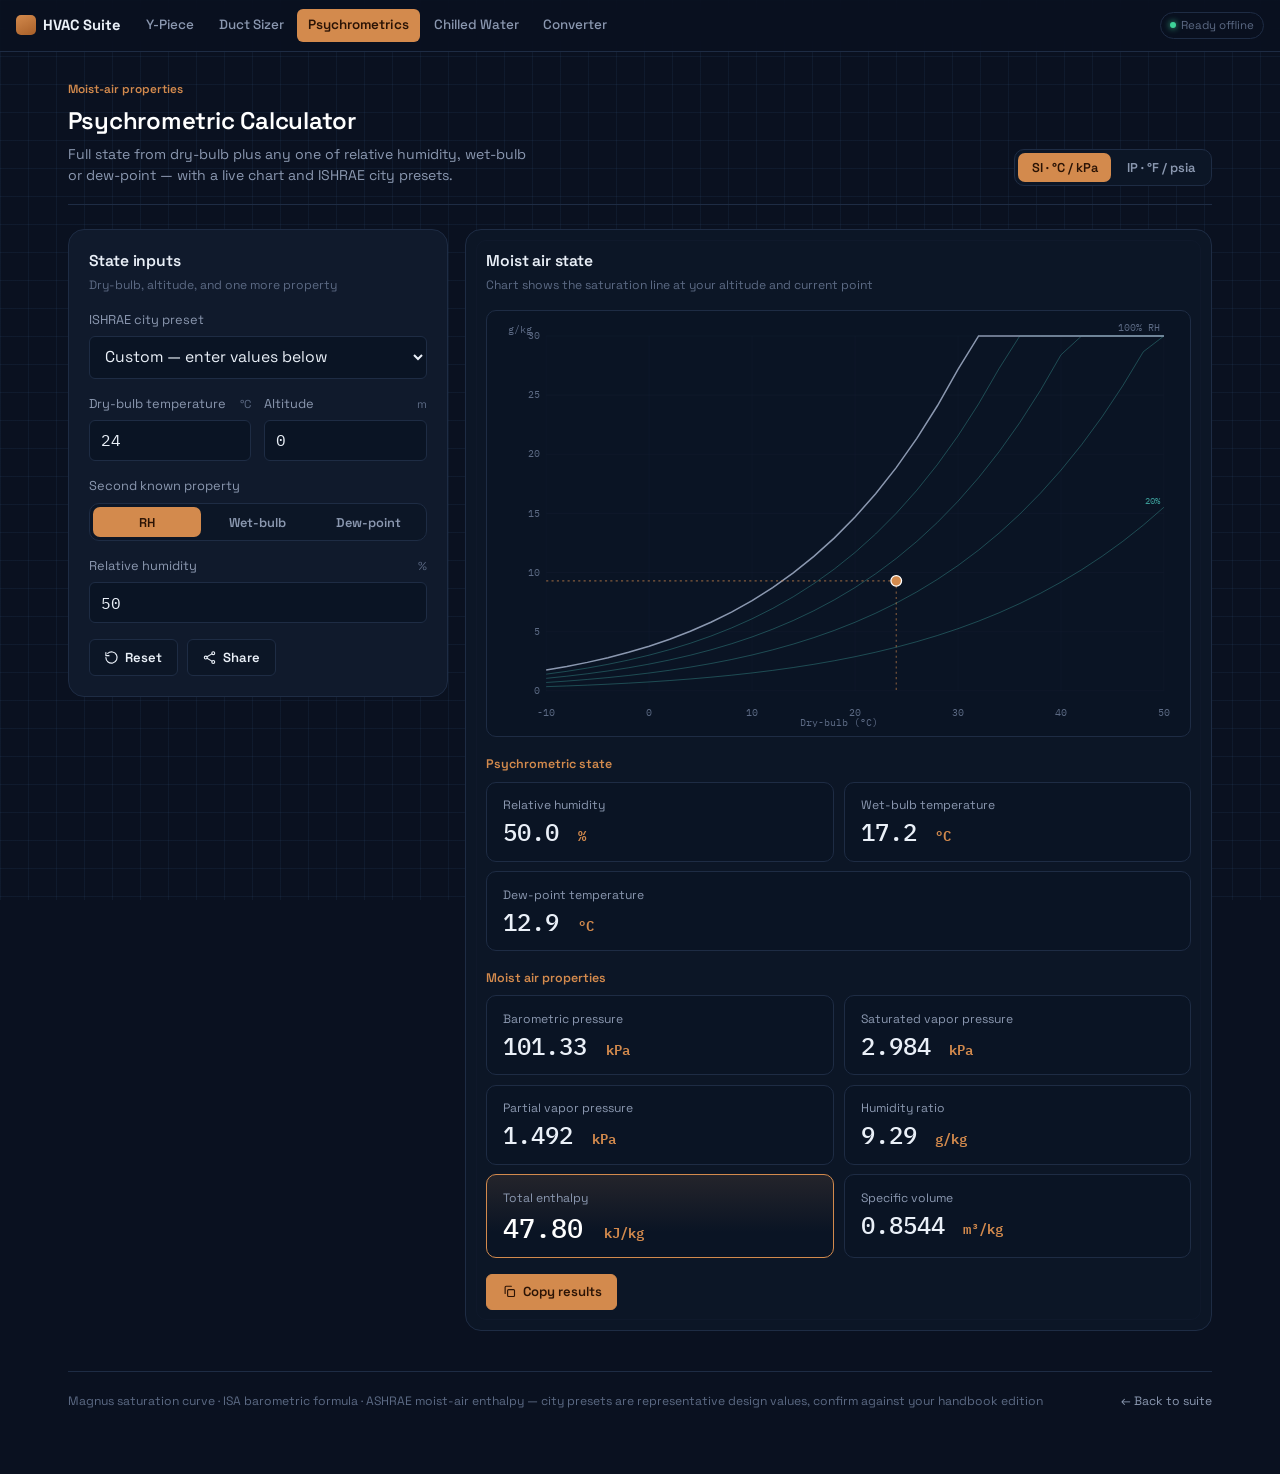
<file: psy/index.html>
<!DOCTYPE html>
<html lang="en">
<head>
<meta charset="UTF-8">
<meta name="viewport" content="width=device-width, initial-scale=1.0">
<title>Psychrometric Calculator · HVAC Suite</title>
<meta name="description" content="Full moist-air properties from dry-bulb plus RH, wet-bulb or dew-point, with ISHRAE peak-summer city presets and a live psychrometric chart.">
<meta name="theme-color" content="#0a1120">
<link rel="icon" href="../icons/icon.svg" type="image/svg+xml">
<link rel="apple-touch-icon" href="../icons/apple-touch-icon.png">
<link rel="manifest" href="../manifest.webmanifest">
<link rel="preconnect" href="https://fonts.googleapis.com">
<link rel="preconnect" href="https://fonts.gstatic.com" crossorigin>
<link href="https://fonts.googleapis.com/css2?family=Space+Grotesk:wght@500;600;700&family=IBM+Plex+Mono:wght@400;500;600&display=swap" rel="stylesheet">
<link rel="stylesheet" href="../assets/theme.css">
<style>
  .chart-wrap { background: var(--inset); border: 1px solid var(--line); border-radius: var(--radius-md); padding: 0.6rem; margin-bottom: 1rem; }
  .chart-wrap svg { width: 100%; height: auto; display: block; }
  .chart-axis-label { fill: var(--muted-2); font-family: var(--font-mono); font-size: 9px; }
  .chart-grid { stroke: var(--line-soft); stroke-width: 1; }
  .chart-sat { fill: none; stroke: var(--muted); stroke-width: 1.4; }
  .chart-rh { fill: none; stroke: var(--cyan); stroke-width: 0.8; opacity: 0.35; }
  .chart-rh-label { fill: var(--cyan); font-family: var(--font-mono); font-size: 8px; opacity: 0.7; }
  .chart-point { fill: var(--copper); stroke: #fff; stroke-width: 1.2; }
  .chart-crosshair { stroke: var(--copper); stroke-width: 1; stroke-dasharray: 2 3; opacity: 0.6; }
  .preset-select { width: 100%; }
  .group-title { font-size: 0.78rem; color: var(--copper); font-weight: 600; margin: 1.1rem 0 0.5rem; text-transform: none; }
  .group-title:first-child { margin-top: 0; }
</style>
</head>
<body>

<nav class="tool-nav" aria-label="Suite navigation">
  <a href="../index.html" class="nav-brand"><span class="mark" aria-hidden="true"></span>HVAC Suite</a>
  <a href="../y/index.html" class="nav-link">Y-Piece</a>
  <a href="../duct/index.html" class="nav-link">Duct Sizer</a>
  <a href="../psy/index.html" class="nav-link">Psychrometrics</a>
  <a href="../chw/index.html" class="nav-link">Chilled Water</a>
  <a href="../conv/index.html" class="nav-link">Converter</a>
  <span class="nav-spacer"></span>
  <span class="nav-status"><span class="dot"></span><span class="label">Ready offline</span></span>
</nav>

<div class="shell">

  <div class="page-head">
    <div class="titles">
      <span class="kicker">Moist-air properties</span>
      <h1>Psychrometric Calculator</h1>
      <p>Full state from dry-bulb plus any one of relative humidity, wet-bulb or dew-point — with a live chart and ISHRAE city presets.</p>
    </div>
    <div class="segmented" id="unitToggle" role="group" aria-label="Unit system">
      <button type="button" data-unit="si" class="active">SI · °C / kPa</button>
      <button type="button" data-unit="ip">IP · °F / psia</button>
    </div>
  </div>

  <div class="workspace">
    <div class="panel">
      <div class="panel-title"><div><h2>State inputs</h2><div class="sub">Dry-bulb, altitude, and one more property</div></div></div>

      <div class="field">
        <label for="pCity">ISHRAE city preset</label>
        <select id="pCity" class="preset-select">
          <option value="">Custom — enter values below</option>
        </select>
        <div class="field-note" id="cityNote" hidden></div>
      </div>

      <div class="grid-2">
        <div class="field">
          <label for="pDB">Dry-bulb temperature <span class="hint" id="u_pDB">°C</span></label>
          <input type="number" id="pDB" inputmode="decimal" step="any">
        </div>
        <div class="field">
          <label for="pAlt">Altitude <span class="hint" id="u_pAlt">m</span></label>
          <input type="number" id="pAlt" inputmode="decimal" step="any">
        </div>
      </div>

      <fieldset>
        <legend>Second known property</legend>
        <div class="segmented" id="modeToggle" style="width:100%;">
          <button type="button" data-mode="rh" class="active" style="flex:1;">RH</button>
          <button type="button" data-mode="wb" style="flex:1;">Wet-bulb</button>
          <button type="button" data-mode="dp" style="flex:1;">Dew-point</button>
        </div>
      </fieldset>
      <div class="field">
        <label for="pSecond" id="pSecondLabel">Relative humidity <span class="hint" id="u_pSecond">%</span></label>
        <input type="number" id="pSecond" inputmode="decimal" step="any">
      </div>

      <div id="warnRange" class="alert alert-danger" hidden></div>
      <div id="warnCondense" class="alert alert-amber" hidden></div>

      <div class="btn-row">
        <button class="btn" id="btnReset" type="button"><span class="ico" data-icon="reset"></span>Reset</button>
        <button class="btn" id="btnShare" type="button"><span class="ico" data-icon="share"></span>Share</button>
      </div>
    </div>

    <div class="readout-panel">
      <div class="panel-title"><div><h2>Moist air state</h2><div class="sub">Chart shows the saturation line at your altitude and current point</div></div></div>

      <div class="chart-wrap">
        <svg viewBox="0 0 640 380" id="psyChart" role="img" aria-label="Psychrometric chart"></svg>
      </div>

      <div class="group-title">Psychrometric state</div>
      <div class="readout-grid cols-2">
        <div class="readout"><div class="r-label">Relative humidity</div><div class="r-value" id="rRH">—</div></div>
        <div class="readout"><div class="r-label">Wet-bulb temperature</div><div class="r-value" id="rWB">—</div></div>
        <div class="readout" style="grid-column:1/-1;"><div class="r-label">Dew-point temperature</div><div class="r-value" id="rDP">—</div></div>
      </div>

      <div class="group-title">Moist air properties</div>
      <div class="readout-grid cols-2">
        <div class="readout"><div class="r-label">Barometric pressure</div><div class="r-value" id="rPbar">—</div></div>
        <div class="readout"><div class="r-label">Saturated vapor pressure</div><div class="r-value" id="rPws">—</div></div>
        <div class="readout"><div class="r-label">Partial vapor pressure</div><div class="r-value" id="rPv">—</div></div>
        <div class="readout"><div class="r-label">Humidity ratio</div><div class="r-value" id="rW">—</div></div>
        <div class="readout featured"><div class="r-label">Total enthalpy</div><div class="r-value" id="rH">—</div></div>
        <div class="readout"><div class="r-label">Specific volume</div><div class="r-value" id="rV">—</div></div>
      </div>

      <div class="btn-row">
        <button class="btn btn-primary" id="btnCopy" type="button"><span class="ico" data-icon="copy"></span>Copy results</button>
      </div>
    </div>
  </div>

  <footer class="suite-footer">
    <span>Magnus saturation curve · ISA barometric formula · ASHRAE moist-air enthalpy — city presets are representative design values, confirm against your handbook edition</span>
    <span><a href="../index.html">← Back to suite</a></span>
  </footer>
</div>

<script src="../assets/app.js"></script>
<script>
(function () {
  const U = HvacSuite.UNITS;
  const $ = (id) => document.getElementById(id);
  let unit = 'si';
  let mode = 'rh';

  /* ---- core moist-air physics (all canonical: °C, mbar, meters) ---- */
  function pws(tC) { return 6.1078 * Math.pow(10, (7.5 * tC) / (237.3 + tC)); }
  function baroP(zM) { return 1013.25 * Math.pow(1 - 2.25577e-5 * zM, 5.25588); }
  function humidityRatio(pv, p) { return (0.621945 * pv) / (p - pv); }
  function dewPointFromPv(pv) { const c = Math.log10(pv / 6.1078); return (237.3 * c) / (7.5 - c); }
  function pvFromWetBulb(tC, twbC, p) { return pws(twbC) - ((p * (tC - twbC)) / 1512) * (1 + 0.00114 * twbC); }
  function bisect(f, lo, hi, iters) { for (let i = 0; i < iters; i++) { const mid = (lo + hi) / 2; if (f(mid) < 0) lo = mid; else hi = mid; } return (lo + hi) / 2; }
  function wetBulbFromPv(tC, pvTarget, p) {
    return bisect((twb) => pvFromWetBulb(tC, twb, p) - pvTarget, -60, tC, 60);
  }
  function enthalpyNative(tC, W, displayUnit) {
    if (displayUnit === 'si') return 1.006 * tC + W * (2501 + 1.86 * tC); // kJ/kg
    const tF = HvacSuite.cToF(tC);
    return 0.240 * tF + W * (1061 + 0.444 * tF); // Btu/lb
  }
  function specificVolumeSI(tC, W, pMbar) { return (287.055 * (tC + 273.15) * (1 + 1.6078 * W)) / (pMbar * 100); }

  const EXACT_M_PER_FT = 0.3048;
  const MBAR_PER_PSI = U.KPA_PER_PSI * 10;
  const M3KG_PER_FT3LB = 16.0185;

  /* ---- unit conversion (temperature/altitude/pressure: exact physical; W: display-format only) ---- */
  const toTempC = (v) => (unit === 'ip' ? HvacSuite.fToC(v) : v);
  const fromTempC = (v) => (unit === 'ip' ? HvacSuite.cToF(v) : v);
  const toAltM = (v) => (unit === 'ip' ? v * EXACT_M_PER_FT : v);
  const fromAltM = (v) => (unit === 'ip' ? v / EXACT_M_PER_FT : v);
  const fromPresMbar = (v) => (unit === 'ip' ? v / MBAR_PER_PSI : v / 10); // -> psia or kPa
  const fromSpecVol = (v) => (unit === 'ip' ? v * M3KG_PER_FT3LB : v); // -> ft3/lb or m3/kg

  function tempLabel() { return unit === 'ip' ? '°F' : '°C'; }
  function altLabel() { return unit === 'ip' ? 'ft' : 'm'; }
  function presLabel() { return unit === 'ip' ? 'psia' : 'kPa'; }
  function wLabel() { return unit === 'ip' ? 'gr/lb' : 'g/kg'; }
  function hLabel() { return unit === 'ip' ? 'Btu/lb' : 'kJ/kg'; }
  function vLabel() { return unit === 'ip' ? 'ft³/lb' : 'm³/kg'; }
  function fmtNum(v, dp) { dp = dp === undefined ? 2 : dp; return isFinite(v) ? Number(v.toFixed(dp)).toLocaleString(undefined, { minimumFractionDigits: dp, maximumFractionDigits: dp }) : '—'; }

  /* ---- ISHRAE city presets (representative 1% design values — confirm against your handbook) ---- */
  const CITIES = [
    { id: 'delhi', name: 'New Delhi', desc: 'Hot & dry · peak summer', dbC: 41.0, mwbC: 24.0, altM: 216 },
    { id: 'mumbai', name: 'Mumbai', desc: 'Warm & humid · coastal', dbC: 33.0, mwbC: 27.5, altM: 11 },
    { id: 'chennai', name: 'Chennai', desc: 'Warm & humid · coastal', dbC: 37.0, mwbC: 26.0, altM: 16 },
    { id: 'kolkata', name: 'Kolkata', desc: 'Warm & humid · coastal', dbC: 36.5, mwbC: 27.5, altM: 6 },
    { id: 'hyderabad', name: 'Hyderabad', desc: 'Hot & dry · composite', dbC: 38.0, mwbC: 22.5, altM: 545 },
    { id: 'bengaluru', name: 'Bengaluru', desc: 'Temperate · mild peak', dbC: 33.5, mwbC: 20.5, altM: 920 },
  ];
  const citySel = $('pCity');
  CITIES.forEach((c) => {
    const opt = document.createElement('option');
    opt.value = c.id;
    opt.textContent = `${c.name} — ${c.desc}`;
    citySel.appendChild(opt);
  });
  citySel.addEventListener('change', () => {
    const c = CITIES.find((x) => x.id === citySel.value);
    const note = $('cityNote');
    if (!c) { note.hidden = true; persist(); recompute(); return; }
    mode = 'wb'; paintMode();
    $('pDB').value = round3(unit === 'ip' ? fromTempC(c.dbC) : c.dbC);
    $('pAlt').value = round3(unit === 'ip' ? fromAltM(c.altM) : c.altM);
    $('pSecond').value = round3(unit === 'ip' ? HvacSuite.cToF(c.mwbC) : c.mwbC);
    note.hidden = false;
    note.textContent = `Representative 1% design DB / coincident MWB at ${c.altM} m — verify against your current ISHRAE/ASHRAE handbook for project use.`;
    persist(); recompute();
  });
  function round3(v) { return Math.round(v * 1000) / 1000; }

  /* ---- persistence ---- */
  const DEFAULTS = { unit: 'si', mode: 'rh', pDB: 24, pAlt: 0, pSecond: 50, pCity: '' };
  function currentState() {
    return { unit, mode, pDB: $('pDB').value, pAlt: $('pAlt').value, pSecond: $('pSecond').value, pCity: citySel.value };
  }
  function persist() { HvacSuite.store.set('inputs:psy', currentState()); }
  function applyState(s) {
    unit = s.unit === 'ip' ? 'ip' : 'si';
    mode = ['rh', 'wb', 'dp'].includes(s.mode) ? s.mode : 'rh';
    $('pDB').value = s.pDB; $('pAlt').value = s.pAlt; $('pSecond').value = s.pSecond;
    citySel.value = s.pCity || '';
  }
  function restore() {
    const fromUrl = HvacSuite.queryToState();
    const fromStore = HvacSuite.store.get('inputs:psy', {});
    applyState(Object.assign({}, DEFAULTS, fromStore, fromUrl));
  }
  function loadDefaults() { applyState(DEFAULTS); $('cityNote').hidden = true; }

  /* ---- UI painters ---- */
  function paintUnitLabels() {
    $('u_pDB').textContent = tempLabel();
    $('u_pAlt').textContent = altLabel();
    document.querySelectorAll('#unitToggle button').forEach((b) => b.classList.toggle('active', b.dataset.unit === unit));
    paintModeLabel();
  }
  function paintMode() {
    document.querySelectorAll('#modeToggle button').forEach((b) => b.classList.toggle('active', b.dataset.mode === mode));
    paintModeLabel();
  }
  function paintModeLabel() {
    const labels = { rh: ['Relative humidity', '%'], wb: ['Wet-bulb temperature', tempLabel()], dp: ['Dew-point temperature', tempLabel()] };
    $('pSecondLabel').childNodes[0].nodeValue = labels[mode][0] + ' ';
    $('u_pSecond').textContent = labels[mode][1];
  }

  function setUnit(newUnit) {
    if (newUnit === unit) return;
    const db = parseFloat($('pDB').value), alt = parseFloat($('pAlt').value), sec = parseFloat($('pSecond').value);
    if (isFinite(db)) $('pDB').value = round3(unit === 'ip' ? HvacSuite.fToC(db) : HvacSuite.cToF(db));
    if (isFinite(alt)) $('pAlt').value = round3(unit === 'ip' ? alt * EXACT_M_PER_FT : alt / EXACT_M_PER_FT);
    if (isFinite(sec) && mode !== 'rh') $('pSecond').value = round3(unit === 'ip' ? HvacSuite.fToC(sec) : HvacSuite.cToF(sec));
    unit = newUnit;
    paintUnitLabels();
    persist(); recompute();
  }

  /* ---- compute ---- */
  function compute() {
    const tC = toTempC(parseFloat($('pDB').value));
    const zM = toAltM(parseFloat($('pAlt').value));
    const secRaw = parseFloat($('pSecond').value);
    const warnRange = $('warnRange'), warnCondense = $('warnCondense');
    warnRange.hidden = true; warnCondense.hidden = true;

    if (!isFinite(tC) || !isFinite(zM) || !isFinite(secRaw)) return null;

    const p = baroP(zM);
    const pwsT = pws(tC);
    let pv, RHv, twbC, tdpC;

    if (mode === 'rh') {
      if (secRaw < 0 || secRaw > 100) { warnRange.hidden = false; warnRange.innerHTML = HvacSuite.ICONS.warn + '<span>Relative humidity must be between 0 and 100%.</span>'; return null; }
      RHv = secRaw; pv = (RHv / 100) * pwsT;
      twbC = wetBulbFromPv(tC, pv, p); tdpC = dewPointFromPv(pv);
    } else if (mode === 'wb') {
      const twbInC = toTempC(secRaw);
      if (twbInC > tC) { warnRange.hidden = false; warnRange.innerHTML = HvacSuite.ICONS.warn + '<span>Wet-bulb temperature cannot exceed dry-bulb temperature.</span>'; return null; }
      twbC = twbInC; pv = pvFromWetBulb(tC, twbC, p); RHv = (pv / pwsT) * 100; tdpC = dewPointFromPv(pv);
    } else {
      const tdpInC = toTempC(secRaw);
      if (tdpInC > tC) { warnRange.hidden = false; warnRange.innerHTML = HvacSuite.ICONS.warn + '<span>Dew-point temperature cannot exceed dry-bulb temperature.</span>'; return null; }
      tdpC = tdpInC; pv = pws(tdpC); RHv = (pv / pwsT) * 100; twbC = wetBulbFromPv(tC, pv, p);
    }

    if (RHv > 100.05) {
      warnCondense.hidden = false;
      warnCondense.innerHTML = HvacSuite.ICONS.warn + '<span>Computed state is supersaturated (RH > 100%) — condensation/fog condition, not stable moist air.</span>';
    }

    const W = humidityRatio(pv, p);
    const h = enthalpyNative(tC, W, unit);
    const v = specificVolumeSI(tC, W, p);

    return { tC, zM, p, pwsT, pv, RHv, twbC, tdpC, W, h, v };
  }

  function recompute() {
    const r = compute();
    if (!r) {
      ['rRH','rWB','rDP','rPbar','rPws','rPv','rW','rH','rV'].forEach((id) => ($(id).innerHTML = '—'));
      drawChart(null);
      return;
    }
    $('rRH').innerHTML = `${fmtNum(r.RHv, 1)} <span class="unit">%</span>`;
    $('rWB').innerHTML = `${fmtNum(fromTempC(r.twbC), 1)} <span class="unit">${tempLabel()}</span>`;
    $('rDP').innerHTML = `${fmtNum(fromTempC(r.tdpC), 1)} <span class="unit">${tempLabel()}</span>`;
    $('rPbar').innerHTML = `${fmtNum(fromPresMbar(r.p), unit==='ip'?3:2)} <span class="unit">${presLabel()}</span>`;
    $('rPws').innerHTML = `${fmtNum(fromPresMbar(r.pwsT), unit==='ip'?4:3)} <span class="unit">${presLabel()}</span>`;
    $('rPv').innerHTML = `${fmtNum(fromPresMbar(r.pv), unit==='ip'?4:3)} <span class="unit">${presLabel()}</span>`;
    $('rW').innerHTML = `${fmtNum(unit==='ip'? r.W*7000 : r.W*1000, 2)} <span class="unit">${wLabel()}</span>`;
    $('rH').innerHTML = `${fmtNum(r.h, 2)} <span class="unit">${hLabel()}</span>`;
    $('rV').innerHTML = `${fmtNum(fromSpecVol(r.v), unit==='ip'?3:4)} <span class="unit">${vLabel()}</span>`;
    drawChart(r);
  }

  /* ---- psychrometric chart (canonical °C / g·kg⁻¹, fixed -10 to 50°C) ---- */
  const NS = 'http://www.w3.org/2000/svg';
  function svgEl(tag, attrs) { const el = document.createElementNS(NS, tag); Object.keys(attrs).forEach((k) => el.setAttribute(k, attrs[k])); return el; }

  function drawChart(state) {
    const svg = $('psyChart');
    svg.innerHTML = '';
    const W = 640, H = 380, ML = 46, MR = 16, MT = 14, MB = 34;
    const plotW = W - ML - MR, plotH = H - MT - MB;

    const tMin = -10, tMax = 50;
    const zM = state ? state.zM : 0;
    const p = baroP(zM);

    const samples = [];
    for (let t = tMin; t <= tMax; t += 2) samples.push(t);

    const satW = samples.map((t) => humidityRatio(pws(t), p) * 1000);
    let yMax = 30;
    if (state && state.W * 1000 * 1.15 > yMax) yMax = Math.ceil((state.W * 1000 * 1.15) / 5) * 5;

    const xScale = (t) => ML + ((t - tMin) / (tMax - tMin)) * plotW;
    const yScale = (w) => MT + plotH - (Math.min(w, yMax) / yMax) * plotH;

    // gridlines + axis labels
    for (let t = tMin; t <= tMax; t += 10) {
      svg.appendChild(svgEl('line', { x1: xScale(t), y1: MT, x2: xScale(t), y2: MT + plotH, class: 'chart-grid' }));
      const label = unit === 'ip' ? Math.round(HvacSuite.cToF(t)) : t;
      svg.appendChild(svgEl('text', { x: xScale(t), y: H - 10, class: 'chart-axis-label', 'text-anchor': 'middle' })).textContent = label;
    }
    for (let w = 0; w <= yMax; w += (yMax > 40 ? 10 : 5)) {
      svg.appendChild(svgEl('line', { x1: ML, y1: yScale(w), x2: ML + plotW, y2: yScale(w), class: 'chart-grid' }));
      const label = unit === 'ip' ? Math.round(w * 7) : w;
      svg.appendChild(svgEl('text', { x: ML - 6, y: yScale(w) + 3, class: 'chart-axis-label', 'text-anchor': 'end' })).textContent = label;
    }
    svg.appendChild(svgEl('text', { x: W / 2, y: H - 1, class: 'chart-axis-label', 'text-anchor': 'middle' })).textContent = `Dry-bulb (${tempLabel()})`;
    svg.appendChild(svgEl('text', { x: 10, y: MT - 3, class: 'chart-axis-label', 'text-anchor': 'start' })).textContent = unit === 'ip' ? 'gr/lb' : 'g/kg';

    // RH reference curves
    [20, 40, 60, 80].forEach((rh) => {
      const pts = samples.map((t) => {
        const pv = (rh / 100) * pws(t);
        const w = humidityRatio(pv, p) * 1000;
        return `${xScale(t)},${yScale(w)}`;
      }).join(' ');
      svg.appendChild(svgEl('polyline', { points: pts, class: 'chart-rh' }));
      const lastT = tMax, lastW = humidityRatio((rh / 100) * pws(lastT), p) * 1000;
      if (lastW <= yMax * 1.05) {
        svg.appendChild(svgEl('text', { x: xScale(lastT) - 4, y: yScale(Math.min(lastW, yMax)) - 3, class: 'chart-rh-label', 'text-anchor': 'end' })).textContent = rh + '%';
      }
    });

    // saturation curve
    const satPts = samples.map((t, i) => `${xScale(t)},${yScale(satW[i])}`).join(' ');
    svg.appendChild(svgEl('polyline', { points: satPts, class: 'chart-sat' }));
    svg.appendChild(svgEl('text', { x: xScale(tMax) - 4, y: yScale(Math.min(satW[satW.length-1], yMax)) - 5, class: 'chart-axis-label', 'text-anchor': 'end', fill: 'var(--paper)' })).textContent = '100% RH';

    // current point
    if (state) {
      const px = xScale(state.tC), py = yScale(Math.min(state.W * 1000, yMax));
      svg.appendChild(svgEl('line', { x1: px, y1: py, x2: px, y2: MT + plotH, class: 'chart-crosshair' }));
      svg.appendChild(svgEl('line', { x1: ML, y1: py, x2: px, y2: py, class: 'chart-crosshair' }));
      svg.appendChild(svgEl('circle', { cx: px, cy: py, r: 5, class: 'chart-point' }));
    }
  }

  /* ---- wiring ---- */
  document.querySelectorAll('#unitToggle button').forEach((b) => b.addEventListener('click', () => setUnit(b.dataset.unit)));
  document.querySelectorAll('#modeToggle button').forEach((b) => b.addEventListener('click', () => {
    mode = b.dataset.mode; paintMode();
    if (mode === 'rh') $('pSecond').value = 50;
    else $('pSecond').value = round3(fromTempC(toTempC(parseFloat($('pDB').value)) - 5));
    persist(); recompute();
  }));
  ['pDB','pAlt','pSecond'].forEach((id) => $(id).addEventListener('input', () => { citySel.value=''; $('cityNote').hidden=true; persist(); recompute(); }));

  $('btnReset').addEventListener('click', () => { loadDefaults(); paintMode(); paintUnitLabels(); persist(); recompute(); HvacSuite.toast('Reset to defaults'); });
  $('btnShare').addEventListener('click', () => HvacSuite.shareLink(currentState()));
  $('btnCopy').addEventListener('click', () => {
    const text = `Psychrometric State\nDB: ${$('pDB').value} ${tempLabel()}  Altitude: ${$('pAlt').value} ${altLabel()}\n` +
      `RH: ${$('rRH').textContent}  WB: ${$('rWB').textContent}  DP: ${$('rDP').textContent}\n` +
      `Barometric P: ${$('rPbar').textContent}  pws: ${$('rPws').textContent}  pv: ${$('rPv').textContent}\n` +
      `Humidity ratio: ${$('rW').textContent}\nEnthalpy: ${$('rH').textContent}\nSpecific volume: ${$('rV').textContent}`;
    HvacSuite.copyText(text, 'Psychrometric results copied');
  });

  HvacSuite.initNav();
  restore();
  paintUnitLabels();
  paintMode();
  recompute();
})();
</script>
</body>
</html>
</file>
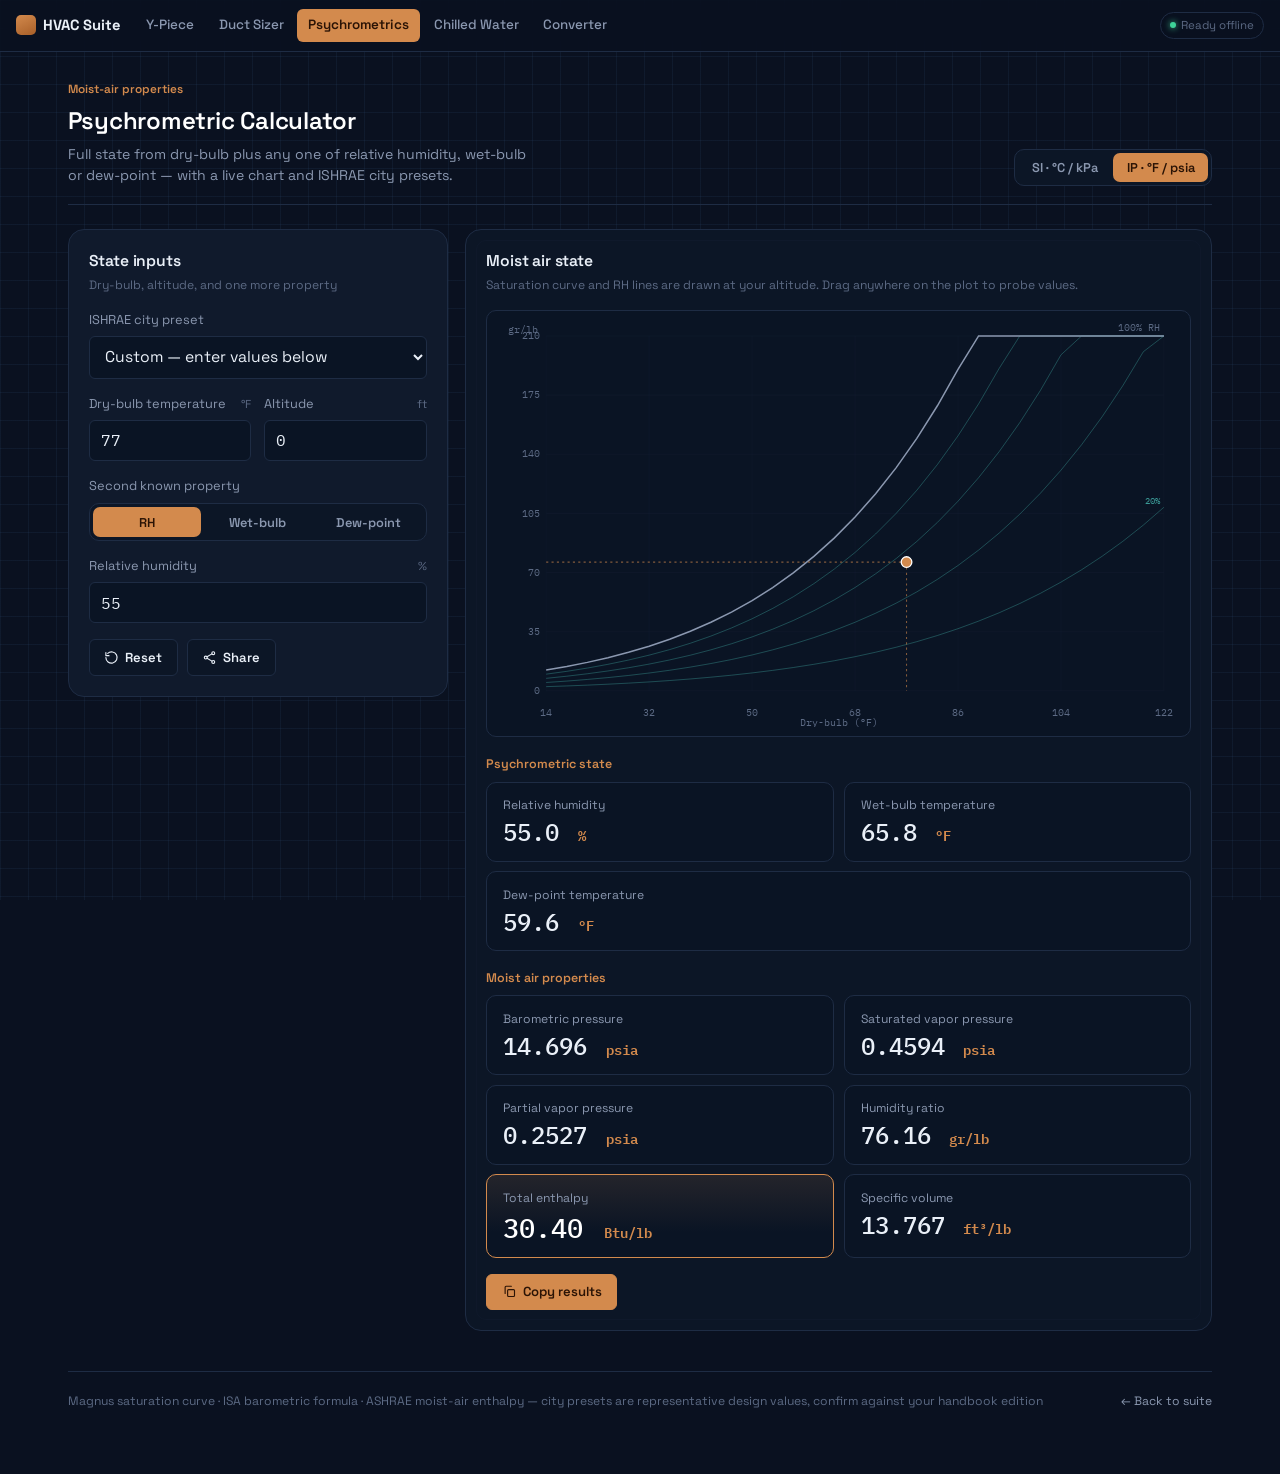
<file: psychrometrics/index.html>
<!DOCTYPE html>
<html lang="en">
<head>
<meta charset="UTF-8">
<meta name="viewport" content="width=device-width, initial-scale=1.0">
<title>Psychrometric Calculator · HVAC Suite</title>
<meta name="description" content="Full moist-air properties from dry-bulb plus RH, wet-bulb or dew-point, with ISHRAE peak-summer city presets and a live psychrometric chart.">
<meta name="theme-color" content="#0a1120">
<link rel="icon" href="../icons/icon.svg" type="image/svg+xml">
<link rel="apple-touch-icon" href="../icons/apple-touch-icon.png">
<link rel="manifest" href="../manifest.webmanifest">
<link rel="preconnect" href="https://fonts.googleapis.com">
<link rel="preconnect" href="https://fonts.gstatic.com" crossorigin>
<link href="https://fonts.googleapis.com/css2?family=Space+Grotesk:wght@500;600;700&family=IBM+Plex+Mono:wght@400;500;600&display=swap" rel="stylesheet">
<link rel="stylesheet" href="../assets/theme.css">
<style>
  .chart-wrap { background: var(--inset); border: 1px solid var(--line); border-radius: var(--radius-md); padding: 0.6rem; margin-bottom: 1rem; }
  .chart-wrap svg { width: 100%; height: auto; display: block; }
  .chart-axis-label { fill: var(--muted-2); font-family: var(--font-mono); font-size: 9px; }
  .chart-grid { stroke: var(--line-soft); stroke-width: 1; }
  .chart-sat { fill: none; stroke: var(--muted); stroke-width: 1.4; }
  .chart-rh { fill: none; stroke: var(--cyan); stroke-width: 0.8; opacity: 0.35; }
  .chart-rh-label { fill: var(--cyan); font-family: var(--font-mono); font-size: 8px; opacity: 0.7; }
  .chart-point { fill: var(--copper); stroke: #fff; stroke-width: 1.2; }
  .chart-crosshair { stroke: var(--copper); stroke-width: 1; stroke-dasharray: 2 3; opacity: 0.6; }

  .chart-hit { fill: transparent; cursor: crosshair; touch-action: none; }
  .probe-layer { pointer-events: none; opacity: 0; transition: opacity 0.12s ease; }
  .probe-layer.is-on { opacity: 1; }
  .chart-probe-line { stroke: var(--cyan); stroke-width: 1; stroke-dasharray: 3 3; opacity: 0.8; }
  .chart-probe-dot { fill: var(--cyan); stroke: #fff; stroke-width: 1.2; }
  .probe-float-bg { fill: var(--panel); stroke: var(--cyan); stroke-width: 1; }
  .probe-float-text { fill: var(--paper); font-family: var(--font-mono); font-size: 11px; font-weight: 600; }

  .probe-strip { margin-bottom: 1rem; padding: 0.7rem 0.85rem; border: 1px solid var(--line); border-radius: var(--radius-md); background: var(--panel-2); }
  .probe-strip[hidden] { display: none; }
  .probe-strip.clamped { border-color: var(--amber); background: var(--amber-wash); }
  .probe-head { display: flex; flex-wrap: wrap; align-items: baseline; gap: 0.5rem; margin-bottom: 0.55rem; }
  .probe-head .p-title { font-size: 0.78rem; font-weight: 700; color: var(--cyan); }
  .probe-head .p-note { font-size: 0.72rem; color: var(--muted-2); }
  .probe-strip.clamped .p-note { color: var(--amber); font-weight: 600; }
  .probe-grid { display: grid; grid-template-columns: repeat(auto-fit, minmax(96px, 1fr)); gap: 0.5rem 0.7rem; }
  .probe-cell .p-l { display: block; font-size: 0.68rem; color: var(--muted-2); margin-bottom: 0.1rem; }
  .probe-cell .p-v { display: block; font-family: var(--font-mono); font-size: 0.84rem; color: var(--paper); white-space: nowrap; }
  .probe-strip.clamped .probe-cell .p-v { color: var(--amber); }
  .preset-select { width: 100%; }
  .group-title { font-size: 0.78rem; color: var(--copper); font-weight: 600; margin: 1.1rem 0 0.5rem; text-transform: none; }
  .group-title:first-child { margin-top: 0; }
</style>
</head>
<body>

<nav class="tool-nav" aria-label="Suite navigation">
  <a href="../index.html" class="nav-brand"><span class="mark" aria-hidden="true"></span>HVAC Suite</a>
  <a href="../y-piece/index.html" class="nav-link" data-tool="y-piece">Y-Piece</a>
  <a href="../duct-sizer/index.html" class="nav-link" data-tool="duct-sizer">Duct Sizer</a>
  <a href="../psychrometrics/index.html" class="nav-link" data-tool="psychrometrics">Psychrometrics</a>
  <a href="../chilled-water/index.html" class="nav-link" data-tool="chilled-water">Chilled Water</a>
  <a href="../converter/index.html" class="nav-link" data-tool="converter">Converter</a>
  <span class="nav-spacer"></span>
  <span class="nav-status"><span class="dot"></span><span class="label">Ready offline</span></span>
</nav>

<div class="shell">

  <div class="page-head">
    <div class="titles">
      <span class="kicker">Moist-air properties</span>
      <h1>Psychrometric Calculator</h1>
      <p>Full state from dry-bulb plus any one of relative humidity, wet-bulb or dew-point — with a live chart and ISHRAE city presets.</p>
    </div>
    <div class="segmented" id="unitToggle" role="group" aria-label="Unit system">
      <button type="button" data-unit="si">SI · °C / kPa</button>
      <button type="button" data-unit="ip" class="active">IP · °F / psia</button>
    </div>
  </div>

  <div class="workspace">
    <div class="panel">
      <div class="panel-title"><div><h2>State inputs</h2><div class="sub">Dry-bulb, altitude, and one more property</div></div></div>

      <div class="field">
        <label for="pCity">ISHRAE city preset</label>
        <select id="pCity" class="preset-select">
          <option value="">Custom — enter values below</option>
        </select>
        <div class="field-note" id="cityNote" hidden></div>
      </div>

      <div class="grid-2">
        <div class="field">
          <label for="pDB">Dry-bulb temperature <span class="hint" id="u_pDB">°F</span></label>
          <input type="number" id="pDB" inputmode="decimal" step="any">
        </div>
        <div class="field">
          <label for="pAlt">Altitude <span class="hint" id="u_pAlt">ft</span></label>
          <input type="number" id="pAlt" inputmode="decimal" step="any">
        </div>
      </div>

      <fieldset>
        <legend>Second known property</legend>
        <div class="segmented" id="modeToggle" style="width:100%;">
          <button type="button" data-mode="rh" class="active" style="flex:1;">RH</button>
          <button type="button" data-mode="wb" style="flex:1;">Wet-bulb</button>
          <button type="button" data-mode="dp" style="flex:1;">Dew-point</button>
        </div>
      </fieldset>
      <div class="field">
        <label for="pSecond" id="pSecondLabel">Relative humidity <span class="hint" id="u_pSecond">%</span></label>
        <input type="number" id="pSecond" inputmode="decimal" step="any">
      </div>

      <div id="warnRange" class="alert alert-danger" hidden></div>
      <div id="warnCondense" class="alert alert-amber" hidden></div>

      <div class="btn-row">
        <button class="btn" id="btnReset" type="button"><span class="ico" data-icon="reset"></span>Reset</button>
        <button class="btn" id="btnShare" type="button"><span class="ico" data-icon="share"></span>Share</button>
      </div>
    </div>

    <div class="readout-panel">
      <div class="panel-title"><div><h2>Moist air state</h2><div class="sub">Saturation curve and RH lines are drawn at your altitude. Drag anywhere on the plot to probe values.</div></div></div>

      <div class="chart-wrap">
        <svg viewBox="0 0 640 380" id="psyChart" role="img" aria-label="Interactive psychrometric chart. Drag across the plot to read dry-bulb, humidity ratio, relative humidity, wet-bulb, dew-point, pressures, enthalpy and specific volume."></svg>
      </div>

      <div class="probe-strip" id="probeStrip" hidden>
        <div class="probe-head">
          <span class="p-title">Chart probe</span>
          <span class="p-note" id="probeNote">values at the crosshair</span>
        </div>
        <div class="probe-grid" id="probeGrid"></div>
      </div>

      <div class="group-title">Psychrometric state</div>
      <div class="readout-grid cols-2">
        <div class="readout"><div class="r-label">Relative humidity</div><div class="r-value" id="rRH">—</div></div>
        <div class="readout"><div class="r-label">Wet-bulb temperature</div><div class="r-value" id="rWB">—</div></div>
        <div class="readout" style="grid-column:1/-1;"><div class="r-label">Dew-point temperature</div><div class="r-value" id="rDP">—</div></div>
      </div>

      <div class="group-title">Moist air properties</div>
      <div class="readout-grid cols-2">
        <div class="readout"><div class="r-label">Barometric pressure</div><div class="r-value" id="rPbar">—</div></div>
        <div class="readout"><div class="r-label">Saturated vapor pressure</div><div class="r-value" id="rPws">—</div></div>
        <div class="readout"><div class="r-label">Partial vapor pressure</div><div class="r-value" id="rPv">—</div></div>
        <div class="readout"><div class="r-label">Humidity ratio</div><div class="r-value" id="rW">—</div></div>
        <div class="readout featured"><div class="r-label">Total enthalpy</div><div class="r-value" id="rH">—</div></div>
        <div class="readout"><div class="r-label">Specific volume</div><div class="r-value" id="rV">—</div></div>
      </div>

      <div class="btn-row">
        <button class="btn btn-primary" id="btnCopy" type="button"><span class="ico" data-icon="copy"></span>Copy results</button>
      </div>
    </div>
  </div>

  <footer class="suite-footer">
    <span>Magnus saturation curve · ISA barometric formula · ASHRAE moist-air enthalpy — city presets are representative design values, confirm against your handbook edition</span>
    <span><a href="../index.html">← Back to suite</a></span>
  </footer>
</div>

<script src="../assets/app.js"></script>
<script>
(function () {
  const U = HvacSuite.UNITS;
  const $ = (id) => document.getElementById(id);
  let unit = 'si';
  let mode = 'rh';

  /* ---- core moist-air physics (all canonical: °C, mbar, meters) ---- */
  function pws(tC) { return 6.1078 * Math.pow(10, (7.5 * tC) / (237.3 + tC)); }
  function baroP(zM) { return 1013.25 * Math.pow(1 - 2.25577e-5 * zM, 5.25588); }
  function humidityRatio(pv, p) { return (0.621945 * pv) / (p - pv); }
  function dewPointFromPv(pv) { const c = Math.log10(pv / 6.1078); return (237.3 * c) / (7.5 - c); }
  function pvFromWetBulb(tC, twbC, p) { return pws(twbC) - ((p * (tC - twbC)) / 1512) * (1 + 0.00114 * twbC); }
  function bisect(f, lo, hi, iters) { for (let i = 0; i < iters; i++) { const mid = (lo + hi) / 2; if (f(mid) < 0) lo = mid; else hi = mid; } return (lo + hi) / 2; }
  function wetBulbFromPv(tC, pvTarget, p) {
    return bisect((twb) => pvFromWetBulb(tC, twb, p) - pvTarget, -60, tC, 60);
  }
  function enthalpyNative(tC, W, displayUnit) {
    if (displayUnit === 'si') return 1.006 * tC + W * (2501 + 1.86 * tC); // kJ/kg
    const tF = HvacSuite.cToF(tC);
    return 0.240 * tF + W * (1061 + 0.444 * tF); // Btu/lb
  }
  function specificVolumeSI(tC, W, pMbar) { return (287.055 * (tC + 273.15) * (1 + 1.6078 * W)) / (pMbar * 100); }

  const EXACT_M_PER_FT = 0.3048;
  const MBAR_PER_PSI = U.KPA_PER_PSI * 10;
  const M3KG_PER_FT3LB = 16.0185;

  /* ---- unit conversion (temperature/altitude/pressure: exact physical; W: display-format only) ---- */
  const toTempC = (v) => (unit === 'ip' ? HvacSuite.fToC(v) : v);
  const fromTempC = (v) => (unit === 'ip' ? HvacSuite.cToF(v) : v);
  const toAltM = (v) => (unit === 'ip' ? v * EXACT_M_PER_FT : v);
  const fromAltM = (v) => (unit === 'ip' ? v / EXACT_M_PER_FT : v);
  const fromPresMbar = (v) => (unit === 'ip' ? v / MBAR_PER_PSI : v / 10); // -> psia or kPa
  const fromSpecVol = (v) => (unit === 'ip' ? v * M3KG_PER_FT3LB : v); // -> ft3/lb or m3/kg

  function tempLabel() { return unit === 'ip' ? '°F' : '°C'; }
  function altLabel() { return unit === 'ip' ? 'ft' : 'm'; }
  function presLabel() { return unit === 'ip' ? 'psia' : 'kPa'; }
  function wLabel() { return unit === 'ip' ? 'gr/lb' : 'g/kg'; }
  function hLabel() { return unit === 'ip' ? 'Btu/lb' : 'kJ/kg'; }
  function vLabel() { return unit === 'ip' ? 'ft³/lb' : 'm³/kg'; }
  function fmtNum(v, dp) { dp = dp === undefined ? 2 : dp; return isFinite(v) ? Number(v.toFixed(dp)).toLocaleString(undefined, { minimumFractionDigits: dp, maximumFractionDigits: dp }) : '—'; }

  /* ---- ISHRAE city presets (representative 1% design values — confirm against your handbook) ---- */
  const CITIES = [
    { id: 'delhi', name: 'New Delhi', desc: 'Hot & dry · peak summer', dbC: 41.0, mwbC: 24.0, altM: 216 },
    { id: 'mumbai', name: 'Mumbai', desc: 'Warm & humid · coastal', dbC: 33.0, mwbC: 27.5, altM: 11 },
    { id: 'chennai', name: 'Chennai', desc: 'Warm & humid · coastal', dbC: 37.0, mwbC: 26.0, altM: 16 },
    { id: 'kolkata', name: 'Kolkata', desc: 'Warm & humid · coastal', dbC: 36.5, mwbC: 27.5, altM: 6 },
    { id: 'hyderabad', name: 'Hyderabad', desc: 'Hot & dry · composite', dbC: 38.0, mwbC: 22.5, altM: 545 },
    { id: 'bengaluru', name: 'Bengaluru', desc: 'Temperate · mild peak', dbC: 33.5, mwbC: 20.5, altM: 920 },
  ];
  const citySel = $('pCity');
  CITIES.forEach((c) => {
    const opt = document.createElement('option');
    opt.value = c.id;
    opt.textContent = `${c.name} — ${c.desc}`;
    citySel.appendChild(opt);
  });
  citySel.addEventListener('change', () => {
    const c = CITIES.find((x) => x.id === citySel.value);
    const note = $('cityNote');
    if (!c) { note.hidden = true; persist(); recompute(); return; }
    mode = 'wb'; paintMode();
    $('pDB').value = round3(unit === 'ip' ? fromTempC(c.dbC) : c.dbC);
    $('pAlt').value = round3(unit === 'ip' ? fromAltM(c.altM) : c.altM);
    $('pSecond').value = round3(unit === 'ip' ? HvacSuite.cToF(c.mwbC) : c.mwbC);
    note.hidden = false;
    note.textContent = `Representative 1% design DB / coincident MWB at ${c.altM} m — verify against your current ISHRAE/ASHRAE handbook for project use.`;
    persist(); recompute();
  });
  function round3(v) { return Math.round(v * 1000) / 1000; }

  /* ---- persistence ---- */
  const DEFAULTS = { unit: 'ip', mode: 'rh', pDB: 77, pAlt: 0, pSecond: 55, pCity: '' };
  function currentState() {
    return { unit, mode, pDB: $('pDB').value, pAlt: $('pAlt').value, pSecond: $('pSecond').value, pCity: citySel.value };
  }
  function persist() { HvacSuite.store.set('inputs:psy', currentState()); }
  function applyState(s) {
    unit = s.unit === 'ip' ? 'ip' : 'si';
    mode = ['rh', 'wb', 'dp'].includes(s.mode) ? s.mode : 'rh';
    $('pDB').value = s.pDB; $('pAlt').value = s.pAlt; $('pSecond').value = s.pSecond;
    citySel.value = s.pCity || '';
  }
  function restore() {
    const fromUrl = HvacSuite.queryToState();
    const fromStore = HvacSuite.store.get('inputs:psy', {});
    applyState(Object.assign({}, DEFAULTS, fromStore, fromUrl));
  }
  function loadDefaults() { applyState(DEFAULTS); $('cityNote').hidden = true; }

  /* ---- UI painters ---- */
  function paintUnitLabels() {
    $('u_pDB').textContent = tempLabel();
    $('u_pAlt').textContent = altLabel();
    document.querySelectorAll('#unitToggle button').forEach((b) => b.classList.toggle('active', b.dataset.unit === unit));
    paintModeLabel();
  }
  function paintMode() {
    document.querySelectorAll('#modeToggle button').forEach((b) => b.classList.toggle('active', b.dataset.mode === mode));
    paintModeLabel();
  }
  function paintModeLabel() {
    const labels = { rh: ['Relative humidity', '%'], wb: ['Wet-bulb temperature', tempLabel()], dp: ['Dew-point temperature', tempLabel()] };
    $('pSecondLabel').childNodes[0].nodeValue = labels[mode][0] + ' ';
    $('u_pSecond').textContent = labels[mode][1];
  }

  function setUnit(newUnit) {
    if (newUnit === unit) return;
    const db = parseFloat($('pDB').value), alt = parseFloat($('pAlt').value), sec = parseFloat($('pSecond').value);
    if (isFinite(db)) $('pDB').value = round3(unit === 'ip' ? HvacSuite.fToC(db) : HvacSuite.cToF(db));
    if (isFinite(alt)) $('pAlt').value = round3(unit === 'ip' ? alt * EXACT_M_PER_FT : alt / EXACT_M_PER_FT);
    if (isFinite(sec) && mode !== 'rh') $('pSecond').value = round3(unit === 'ip' ? HvacSuite.fToC(sec) : HvacSuite.cToF(sec));
    unit = newUnit;
    paintUnitLabels();
    persist(); recompute();
  }

  /* ---- compute ---- */
  function compute() {
    const tC = toTempC(parseFloat($('pDB').value));
    const zM = toAltM(parseFloat($('pAlt').value));
    const secRaw = parseFloat($('pSecond').value);
    const warnRange = $('warnRange'), warnCondense = $('warnCondense');
    warnRange.hidden = true; warnCondense.hidden = true;

    if (!isFinite(tC) || !isFinite(zM) || !isFinite(secRaw)) return null;

    const p = baroP(zM);
    const pwsT = pws(tC);
    let pv, RHv, twbC, tdpC;

    if (mode === 'rh') {
      if (secRaw < 0 || secRaw > 100) { warnRange.hidden = false; warnRange.innerHTML = HvacSuite.ICONS.warn + '<span>Relative humidity must be between 0 and 100%.</span>'; return null; }
      RHv = secRaw; pv = (RHv / 100) * pwsT;
      twbC = wetBulbFromPv(tC, pv, p); tdpC = dewPointFromPv(pv);
    } else if (mode === 'wb') {
      const twbInC = toTempC(secRaw);
      if (twbInC > tC) { warnRange.hidden = false; warnRange.innerHTML = HvacSuite.ICONS.warn + '<span>Wet-bulb temperature cannot exceed dry-bulb temperature.</span>'; return null; }
      twbC = twbInC; pv = pvFromWetBulb(tC, twbC, p); RHv = (pv / pwsT) * 100; tdpC = dewPointFromPv(pv);
    } else {
      const tdpInC = toTempC(secRaw);
      if (tdpInC > tC) { warnRange.hidden = false; warnRange.innerHTML = HvacSuite.ICONS.warn + '<span>Dew-point temperature cannot exceed dry-bulb temperature.</span>'; return null; }
      tdpC = tdpInC; pv = pws(tdpC); RHv = (pv / pwsT) * 100; twbC = wetBulbFromPv(tC, pv, p);
    }

    if (RHv > 100.05) {
      warnCondense.hidden = false;
      warnCondense.innerHTML = HvacSuite.ICONS.warn + '<span>Computed state is supersaturated (RH > 100%) — condensation/fog condition, not stable moist air.</span>';
    }

    const W = humidityRatio(pv, p);
    const h = enthalpyNative(tC, W, unit);
    const v = specificVolumeSI(tC, W, p);

    return { tC, zM, p, pwsT, pv, RHv, twbC, tdpC, W, h, v };
  }

  function recompute() {
    const r = compute();
    if (!r) {
      ['rRH','rWB','rDP','rPbar','rPws','rPv','rW','rH','rV'].forEach((id) => ($(id).innerHTML = '—'));
      drawChart(null);
      renderProbe(null);
      return;
    }
    $('rRH').innerHTML = `${fmtNum(r.RHv, 1)} <span class="unit">%</span>`;
    $('rWB').innerHTML = `${fmtNum(fromTempC(r.twbC), 1)} <span class="unit">${tempLabel()}</span>`;
    $('rDP').innerHTML = `${fmtNum(fromTempC(r.tdpC), 1)} <span class="unit">${tempLabel()}</span>`;
    $('rPbar').innerHTML = `${fmtNum(fromPresMbar(r.p), unit==='ip'?3:2)} <span class="unit">${presLabel()}</span>`;
    $('rPws').innerHTML = `${fmtNum(fromPresMbar(r.pwsT), unit==='ip'?4:3)} <span class="unit">${presLabel()}</span>`;
    $('rPv').innerHTML = `${fmtNum(fromPresMbar(r.pv), unit==='ip'?4:3)} <span class="unit">${presLabel()}</span>`;
    $('rW').innerHTML = `${fmtNum(unit==='ip'? r.W*7000 : r.W*1000, 2)} <span class="unit">${wLabel()}</span>`;
    $('rH').innerHTML = `${fmtNum(r.h, 2)} <span class="unit">${hLabel()}</span>`;
    $('rV').innerHTML = `${fmtNum(fromSpecVol(r.v), unit==='ip'?3:4)} <span class="unit">${vLabel()}</span>`;
    drawChart(r);
    renderProbe(null);
  }

  /* ---- psychrometric chart (canonical °C / g·kg⁻¹, fixed -10 to 50°C) ---- */
  const NS = 'http://www.w3.org/2000/svg';
  function svgEl(tag, attrs) { const el = document.createElementNS(NS, tag); Object.keys(attrs).forEach((k) => el.setAttribute(k, attrs[k])); return el; }

  let chartCtx = null;
  let probeEls = null;
  let probePending = null;
  let probeTimer = 0;

  const PROBE_FIELDS = [
    { id: 'db', label: 'Dry-bulb', kind: 'temp' },
    { id: 'rh', label: 'Relative humidity', kind: 'pct' },
    { id: 'wb', label: 'Wet-bulb', kind: 'temp' },
    { id: 'dp', label: 'Dew-point', kind: 'temp' },
    { id: 'w', label: 'Humidity ratio', kind: 'w' },
    { id: 'pws', label: 'Sat. pressure', kind: 'pres' },
    { id: 'pv', label: 'Vapor pressure', kind: 'pres' },
    { id: 'h', label: 'Enthalpy', kind: 'h' },
    { id: 'v', label: 'Specific volume', kind: 'vol' },
  ];

  function buildProbeGrid() {
    const host = $('probeGrid');
    host.innerHTML = '';
    PROBE_FIELDS.forEach((f) => {
      const cell = document.createElement('div');
      cell.className = 'probe-cell';
      cell.innerHTML = `<span class="p-l">${f.label}</span><span class="p-v" id="probe-${f.id}">—</span>`;
      host.appendChild(cell);
    });
  }

  function renderProbe(r) {
    const strip = $('probeStrip');
    if (!r) { strip.hidden = true; return; }
    strip.hidden = false;
    strip.classList.toggle('clamped', r.clamped);
    $('probeNote').textContent = r.clamped
      ? 'clamped to the saturation line — no air exists above this curve'
      : 'values at the crosshair';

    const t = (c) => `${fmtNum(fromTempC(c), 1)} ${tempLabel()}`;
    const vals = {
      db: t(r.tC),
      rh: `${fmtNum(r.RH, 1)} %`,
      wb: t(r.twb),
      dp: r.tdp === null ? '—' : t(r.tdp),
      w: `${fmtNum(unit === 'ip' ? r.w * 7 : r.w, 2)} ${wLabel()}`,
      pws: `${fmtNum(fromPresMbar(r.pws), unit === 'ip' ? 4 : 3)} ${presLabel()}`,
      pv: `${fmtNum(fromPresMbar(r.pv), unit === 'ip' ? 4 : 3)} ${presLabel()}`,
      h: `${fmtNum(r.h, 2)} ${hLabel()}`,
      v: `${fmtNum(fromSpecVol(r.v), unit === 'ip' ? 3 : 4)} ${vLabel()}`,
    };
    PROBE_FIELDS.forEach((f) => { $('probe-' + f.id).textContent = vals[f.id]; });
  }

  function computeProbe(tC, wRaw) {
    const ctx = chartCtx;
    if (!ctx) return null;
    const pwsVal = pws(tC);
    const satW = humidityRatio(pwsVal, ctx.p) * 1000;
    const clamped = wRaw > satW + 1e-9;
    const w = Math.max(0, Math.min(wRaw, satW));
    const W = w / 1000;
    const pv = (W * ctx.p) / (0.621945 + W);
    const twb = wetBulbFromPv(tC, pv, ctx.p);
    const tdp = pv > 1e-12 ? dewPointFromPv(pv) : null;
    return {
      tC, w, W, pv, pws: pwsVal,
      RH: (pv / pwsVal) * 100,
      twb, tdp,
      h: enthalpyNative(tC, W, unit),
      v: specificVolumeSI(tC, W, ctx.p),
      clamped,
    };
  }

  function showProbe(clientX, clientY) {
    const ctx = chartCtx;
    if (!ctx || !probeEls) return;
    const rect = ctx.svg.getBoundingClientRect();
    if (!rect.width || !rect.height) return;
    const px = ((clientX - rect.left) / rect.width) * ctx.W;
    const py = ((clientY - rect.top) / rect.height) * ctx.H;

    const tC = Math.max(ctx.tMin, Math.min(ctx.tMax, ctx.tMin + ((px - ctx.ML) / ctx.plotW) * (ctx.tMax - ctx.tMin)));
    const wRaw = Math.max(0, ((ctx.MT + ctx.plotH - py) / ctx.plotH) * ctx.yMax);
    const r = computeProbe(tC, wRaw);
    if (!r) return;

    const gx = ctx.xScale(r.tC);
    const gy = ctx.yScale(r.w);

    probeEls.layer.classList.add('is-on');
    probeEls.v.setAttribute('x1', gx); probeEls.v.setAttribute('x2', gx);
    probeEls.v.setAttribute('y1', ctx.MT); probeEls.v.setAttribute('y2', ctx.MT + ctx.plotH);
    probeEls.h.setAttribute('y1', gy); probeEls.h.setAttribute('y2', gy);
    probeEls.h.setAttribute('x1', ctx.ML); probeEls.h.setAttribute('x2', gx);
    probeEls.dot.setAttribute('cx', gx); probeEls.dot.setAttribute('cy', gy);

    const label = `${fmtNum(fromTempC(r.tC), 1)} ${tempLabel()}  ·  ${fmtNum(unit === 'ip' ? r.w * 7 : r.w, 1)} ${wLabel()}  ·  ${fmtNum(r.RH, 0)}% RH`;
    probeEls.txt.textContent = label;
    const tw = probeEls.txt.getComputedTextLength();
    const bw = tw + 14, bh = 18;
    let bx = gx + 10;
    if (bx + bw > ctx.W - 4) bx = gx - 10 - bw;
    bx = Math.max(4, Math.min(bx, ctx.W - bw - 4));
    let by = gy - bh - 8;
    if (by < ctx.MT) by = gy + 10;
    by = Math.max(ctx.MT, Math.min(by, ctx.MT + ctx.plotH - bh));
    probeEls.bg.setAttribute('x', bx); probeEls.bg.setAttribute('y', by);
    probeEls.bg.setAttribute('width', bw); probeEls.bg.setAttribute('height', bh);
    probeEls.txt.setAttribute('x', bx + 7); probeEls.txt.setAttribute('y', by + 13);

    renderProbe(r);
  }

  // Coalesce pointermove to one update per frame. A short timer is used rather
  // than requestAnimationFrame because rAF never fires when the page is not
  // painting, which would silently kill the probe.
  function queueProbe(clientX, clientY) {
    probePending = { x: clientX, y: clientY };
    if (probeTimer) return;
    probeTimer = setTimeout(() => {
      probeTimer = 0;
      const p = probePending;
      probePending = null;
      if (p) showProbe(p.x, p.y);
    }, 16);
  }

  function hideProbe() {
    if (probeEls) probeEls.layer.classList.remove('is-on');
    renderProbe(null);
  }

  function drawChart(state) {
    const svg = $('psyChart');
    svg.innerHTML = '';
    const W = 640, H = 380, ML = 46, MR = 16, MT = 14, MB = 34;
    const plotW = W - ML - MR, plotH = H - MT - MB;

    const tMin = -10, tMax = 50;
    const zM = state ? state.zM : 0;
    const p = baroP(zM);

    const samples = [];
    for (let t = tMin; t <= tMax; t += 2) samples.push(t);

    const satW = samples.map((t) => humidityRatio(pws(t), p) * 1000);
    let yMax = 30;
    if (state && state.W * 1000 * 1.15 > yMax) yMax = Math.ceil((state.W * 1000 * 1.15) / 5) * 5;

    const xScale = (t) => ML + ((t - tMin) / (tMax - tMin)) * plotW;
    const yScale = (w) => MT + plotH - (Math.min(w, yMax) / yMax) * plotH;

    // gridlines + axis labels
    for (let t = tMin; t <= tMax; t += 10) {
      svg.appendChild(svgEl('line', { x1: xScale(t), y1: MT, x2: xScale(t), y2: MT + plotH, class: 'chart-grid' }));
      const label = unit === 'ip' ? Math.round(HvacSuite.cToF(t)) : t;
      svg.appendChild(svgEl('text', { x: xScale(t), y: H - 10, class: 'chart-axis-label', 'text-anchor': 'middle' })).textContent = label;
    }
    for (let w = 0; w <= yMax; w += (yMax > 40 ? 10 : 5)) {
      svg.appendChild(svgEl('line', { x1: ML, y1: yScale(w), x2: ML + plotW, y2: yScale(w), class: 'chart-grid' }));
      const label = unit === 'ip' ? Math.round(w * 7) : w;
      svg.appendChild(svgEl('text', { x: ML - 6, y: yScale(w) + 3, class: 'chart-axis-label', 'text-anchor': 'end' })).textContent = label;
    }
    svg.appendChild(svgEl('text', { x: W / 2, y: H - 1, class: 'chart-axis-label', 'text-anchor': 'middle' })).textContent = `Dry-bulb (${tempLabel()})`;
    svg.appendChild(svgEl('text', { x: 10, y: MT - 3, class: 'chart-axis-label', 'text-anchor': 'start' })).textContent = unit === 'ip' ? 'gr/lb' : 'g/kg';

    // RH reference curves
    [20, 40, 60, 80].forEach((rh) => {
      const pts = samples.map((t) => {
        const pv = (rh / 100) * pws(t);
        const w = humidityRatio(pv, p) * 1000;
        return `${xScale(t)},${yScale(w)}`;
      }).join(' ');
      svg.appendChild(svgEl('polyline', { points: pts, class: 'chart-rh' }));
      const lastT = tMax, lastW = humidityRatio((rh / 100) * pws(lastT), p) * 1000;
      if (lastW <= yMax * 1.05) {
        svg.appendChild(svgEl('text', { x: xScale(lastT) - 4, y: yScale(Math.min(lastW, yMax)) - 3, class: 'chart-rh-label', 'text-anchor': 'end' })).textContent = rh + '%';
      }
    });

    // saturation curve
    const satPts = samples.map((t, i) => `${xScale(t)},${yScale(satW[i])}`).join(' ');
    svg.appendChild(svgEl('polyline', { points: satPts, class: 'chart-sat' }));
    svg.appendChild(svgEl('text', { x: xScale(tMax) - 4, y: yScale(Math.min(satW[satW.length-1], yMax)) - 5, class: 'chart-axis-label', 'text-anchor': 'end', fill: 'var(--paper)' })).textContent = '100% RH';

    // current point
    if (state) {
      const px = xScale(state.tC), py = yScale(Math.min(state.W * 1000, yMax));
      svg.appendChild(svgEl('line', { x1: px, y1: py, x2: px, y2: MT + plotH, class: 'chart-crosshair' }));
      svg.appendChild(svgEl('line', { x1: ML, y1: py, x2: px, y2: py, class: 'chart-crosshair' }));
      svg.appendChild(svgEl('circle', { cx: px, cy: py, r: 5, class: 'chart-point' }));
    }

    // probe layer + hit target (hit rect is appended last so it owns the
    // whole plot area for pointer events, including over empty regions)
    chartCtx = { W, H, ML, MT, plotW, plotH, tMin, tMax, yMax, p, svg, xScale, yScale };
    const layer = svgEl('g', { class: 'probe-layer' });
    const v = svgEl('line', { class: 'chart-probe-line' });
    const h = svgEl('line', { class: 'chart-probe-line' });
    const dot = svgEl('circle', { class: 'chart-probe-dot', r: 4 });
    const bg = svgEl('rect', { class: 'probe-float-bg', rx: 4 });
    const txt = svgEl('text', { class: 'probe-float-text' });
    layer.append(v, h, dot, bg, txt);
    svg.appendChild(layer);

    const hit = svgEl('rect', { x: ML, y: MT, width: plotW, height: plotH, class: 'chart-hit' });
    svg.appendChild(hit);

    probeEls = { layer, v, h, dot, bg, txt };

    hit.addEventListener('pointerdown', (e) => {
      try { hit.setPointerCapture(e.pointerId); } catch (err) { /* older browsers */ }
      e.preventDefault();
      queueProbe(e.clientX, e.clientY);
    });
    hit.addEventListener('pointermove', (e) => queueProbe(e.clientX, e.clientY));
    // Only a departing mouse cursor should dismiss the probe. After a touch
    // ends the browser fires pointerleave immediately, which would wipe the
    // readout before it could be read; on touch the values persist until the
    // next probe or a redraw.
    hit.addEventListener('pointerleave', (e) => { if (e.pointerType === 'mouse') hideProbe(); });
    hit.addEventListener('pointercancel', hideProbe);
  }

  /* ---- wiring ---- */
  document.querySelectorAll('#unitToggle button').forEach((b) => b.addEventListener('click', () => setUnit(b.dataset.unit)));
  document.querySelectorAll('#modeToggle button').forEach((b) => b.addEventListener('click', () => {
    mode = b.dataset.mode; paintMode();
    if (mode === 'rh') $('pSecond').value = 55;
    else $('pSecond').value = round3(fromTempC(toTempC(parseFloat($('pDB').value)) - 5));
    persist(); recompute();
  }));
  ['pDB','pAlt','pSecond'].forEach((id) => $(id).addEventListener('input', () => { citySel.value=''; $('cityNote').hidden=true; persist(); recompute(); }));

  $('btnReset').addEventListener('click', () => { loadDefaults(); paintMode(); paintUnitLabels(); persist(); recompute(); HvacSuite.toast('Reset to defaults'); });
  $('btnShare').addEventListener('click', () => HvacSuite.shareLink(currentState()));
  $('btnCopy').addEventListener('click', () => {
    const text = `Psychrometric State\nDB: ${$('pDB').value} ${tempLabel()}  Altitude: ${$('pAlt').value} ${altLabel()}\n` +
      `RH: ${$('rRH').textContent}  WB: ${$('rWB').textContent}  DP: ${$('rDP').textContent}\n` +
      `Barometric P: ${$('rPbar').textContent}  pws: ${$('rPws').textContent}  pv: ${$('rPv').textContent}\n` +
      `Humidity ratio: ${$('rW').textContent}\nEnthalpy: ${$('rH').textContent}\nSpecific volume: ${$('rV').textContent}`;
    HvacSuite.copyText(text, 'Psychrometric results copied');
  });

  HvacSuite.initNav();
  buildProbeGrid();
  restore();
  paintUnitLabels();
  paintMode();
  recompute();
})();
</script>
</body>
</html>
</file>
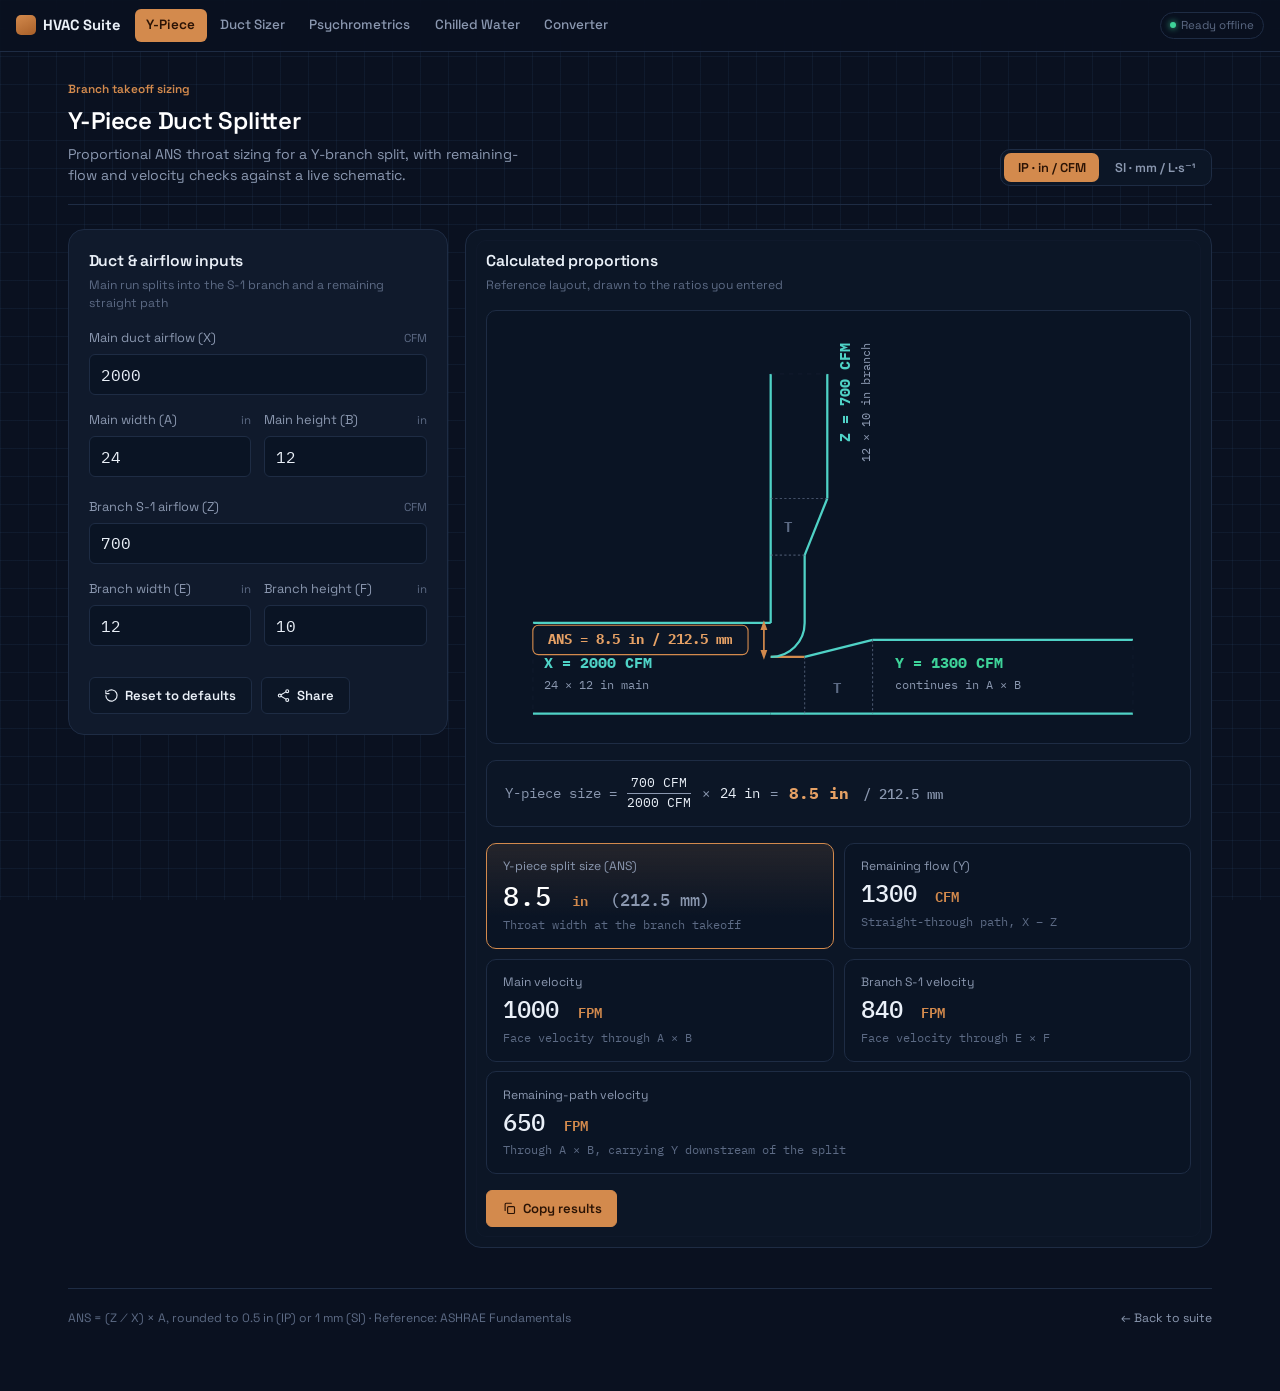
<file: y-piece/index.html>
<!DOCTYPE html>
<html lang="en">
<head>
<meta charset="UTF-8">
<meta name="viewport" content="width=device-width, initial-scale=1.0">
<title>Y-Piece Duct Splitter · HVAC Suite</title>
<meta name="description" content="ANS throat sizing for Y-branch duct splits, with remaining-flow and velocity checks and a live schematic.">
<meta name="theme-color" content="#0a1120">
<link rel="icon" href="../icons/icon.svg" type="image/svg+xml">
<link rel="apple-touch-icon" href="../icons/apple-touch-icon.png">
<link rel="manifest" href="../manifest.webmanifest">
<link rel="preconnect" href="https://fonts.googleapis.com">
<link rel="preconnect" href="https://fonts.gstatic.com" crossorigin>
<link href="https://fonts.googleapis.com/css2?family=Space+Grotesk:wght@500;600;700&family=IBM+Plex+Mono:wght@400;500;600&display=swap" rel="stylesheet">
<link rel="stylesheet" href="../assets/theme.css">
<style>
  .schematic-wrap { background: var(--inset); border: 1px solid var(--line); border-radius: var(--radius-md); padding: 0.75rem; margin-bottom: 1rem; }
  .schematic-wrap svg { width: 100%; height: auto; display: block; }
  .duct-line { fill: none; stroke: var(--cyan); stroke-width: 2; }
  .accent-line { stroke: var(--copper); stroke-width: 2; }
  .cap-line { stroke: var(--line-soft); stroke-width: 1.5; stroke-dasharray: 4 4; }
  .guide-line { stroke: var(--muted-2); stroke-width: 1; stroke-dasharray: 2 2; opacity: 0.7; }
  .tee-label { fill: var(--muted-2); font-family: var(--font-mono); font-size: 12px; font-weight: 700; }
  .dim-label { fill: var(--muted); font-family: var(--font-mono); font-size: 11px; }
  .flow-label-x { fill: var(--cyan); font-family: var(--font-mono); font-size: 13px; font-weight: 700; }
  .flow-label-y { fill: var(--success); font-family: var(--font-mono); font-size: 13px; font-weight: 700; }
  .flow-label-z { fill: var(--cyan); font-family: var(--font-mono); font-size: 13px; font-weight: 700; }
  .throat-line { stroke: var(--copper); stroke-width: 1.5; }
  .ans-badge-bg { fill: var(--panel-2); stroke: var(--copper); stroke-width: 1; }
  .ans-badge-text { fill: var(--copper-strong); font-family: var(--font-mono); font-size: 12px; font-weight: 700; }
  .formula-box {
    display: flex; align-items: center; gap: 0.65rem; flex-wrap: wrap;
    font-family: var(--font-mono); font-size: 0.86rem; color: var(--paper);
    background: var(--panel-2); border: 1px solid var(--line); border-radius: var(--radius-md);
    padding: 0.9rem 1.1rem; margin-bottom: 1rem;
  }
  .formula-box .fb-label { color: var(--muted); }
  .formula-box .fb-frac { display: inline-flex; flex-direction: column; align-items: center; line-height: 1.3; font-size: 0.8rem; }
  .formula-box .fb-frac .fb-rule { width: 100%; height: 1px; background: var(--muted); margin: 1px 0; }
  .formula-box .fb-op { color: var(--muted); }
  .formula-box .fb-result { color: var(--copper-strong); font-weight: 700; font-size: 1rem; }
</style>
</head>
<body>

<nav class="tool-nav" aria-label="Suite navigation">
  <a href="../index.html" class="nav-brand"><span class="mark" aria-hidden="true"></span>HVAC Suite</a>
  <a href="../y-piece/index.html" class="nav-link" data-tool="y-piece">Y-Piece</a>
  <a href="../duct-sizer/index.html" class="nav-link" data-tool="duct-sizer">Duct Sizer</a>
  <a href="../psychrometrics/index.html" class="nav-link" data-tool="psychrometrics">Psychrometrics</a>
  <a href="../chilled-water/index.html" class="nav-link" data-tool="chilled-water">Chilled Water</a>
  <a href="../converter/index.html" class="nav-link" data-tool="converter">Converter</a>
  <span class="nav-spacer"></span>
  <span class="nav-status"><span class="dot"></span><span class="label">Ready offline</span></span>
</nav>

<div class="shell">

  <div class="page-head">
    <div class="titles">
      <span class="kicker">Branch takeoff sizing</span>
      <h1>Y-Piece Duct Splitter</h1>
      <p>Proportional ANS throat sizing for a Y-branch split, with remaining-flow and velocity checks against a live schematic.</p>
    </div>
    <div class="segmented" id="unitToggle" role="group" aria-label="Unit system">
      <button type="button" data-unit="ip" class="active">IP · in / CFM</button>
      <button type="button" data-unit="si">SI · mm / L·s⁻¹</button>
    </div>
  </div>

  <div class="workspace">
    <div class="panel">
      <div class="panel-title">
        <div>
          <h2>Duct &amp; airflow inputs</h2>
          <div class="sub">Main run splits into the S-1 branch and a remaining straight path</div>
        </div>
      </div>

      <div class="field">
        <label for="fX">Main duct airflow (X) <span class="hint" id="uFlow1">CFM</span></label>
        <input type="number" id="fX" inputmode="decimal" step="any" min="0">
      </div>
      <div class="grid-2">
        <div class="field">
          <label for="fA">Main width (A) <span class="hint" id="uLen1">in</span></label>
          <input type="number" id="fA" inputmode="decimal" step="any" min="0">
        </div>
        <div class="field">
          <label for="fB">Main height (B) <span class="hint" id="uLen2">in</span></label>
          <input type="number" id="fB" inputmode="decimal" step="any" min="0">
        </div>
      </div>

      <div class="field" style="margin-top:0.3rem;">
        <label for="fZ">Branch S-1 airflow (Z) <span class="hint" id="uFlow2">CFM</span></label>
        <input type="number" id="fZ" inputmode="decimal" step="any" min="0">
      </div>
      <div class="grid-2">
        <div class="field">
          <label for="fE">Branch width (E) <span class="hint" id="uLen3">in</span></label>
          <input type="number" id="fE" inputmode="decimal" step="any" min="0">
        </div>
        <div class="field">
          <label for="fF">Branch height (F) <span class="hint" id="uLen4">in</span></label>
          <input type="number" id="fF" inputmode="decimal" step="any" min="0">
        </div>
      </div>

      <div id="warnInvalid" class="alert alert-danger" hidden></div>
      <div id="warnZero" class="alert alert-danger" hidden></div>

      <div class="btn-row">
        <button class="btn" id="btnReset" type="button"><span class="ico" data-icon="reset"></span>Reset to defaults</button>
        <button class="btn" id="btnShare" type="button"><span class="ico" data-icon="share"></span>Share</button>
      </div>
    </div>

    <div class="readout-panel">
      <div class="panel-title">
        <div>
          <h2>Calculated proportions</h2>
          <div class="sub">Reference layout, drawn to the ratios you entered</div>
        </div>
      </div>

      <div class="schematic-wrap">
        <svg viewBox="0 -5 600 360" id="svgSchematic" role="img" aria-label="Y-piece schematic diagram"></svg>
      </div>

      <div class="formula-box" id="formulaBox">
        <span class="fb-label">Y-piece size =</span>
        <span class="fb-frac" id="fbFrac"></span>
        <span class="fb-op">×</span>
        <span id="fbA">—</span>
        <span class="fb-op">=</span>
        <span class="fb-result" id="fbResult">—</span>
      </div>

      <div class="readout-grid cols-2">
        <div class="readout featured">
          <div class="r-label">Y-piece split size (ANS)</div>
          <div class="r-value" id="rANS">—</div>
          <div class="r-alt">Throat width at the branch takeoff</div>
        </div>
        <div class="readout">
          <div class="r-label">Remaining flow (Y)</div>
          <div class="r-value" id="rY">—</div>
          <div class="r-alt">Straight-through path, X − Z</div>
        </div>
        <div class="readout">
          <div class="r-label">Main velocity</div>
          <div class="r-value" id="rVmain">—</div>
          <div class="r-alt">Face velocity through A × B</div>
        </div>
        <div class="readout">
          <div class="r-label">Branch S-1 velocity</div>
          <div class="r-value" id="rVbranch">—</div>
          <div class="r-alt">Face velocity through E × F</div>
        </div>
        <div class="readout" style="grid-column: 1 / -1;">
          <div class="r-label">Remaining-path velocity</div>
          <div class="r-value" id="rVthrough">—</div>
          <div class="r-alt">Through A × B, carrying Y downstream of the split</div>
        </div>
      </div>

      <div id="warnAns" class="alert alert-danger" hidden></div>
      <div id="warnVel" class="alert alert-amber" hidden></div>

      <div class="btn-row">
        <button class="btn btn-primary" id="btnCopy" type="button"><span class="ico" data-icon="copy"></span>Copy results</button>
      </div>
    </div>
  </div>

  <footer class="suite-footer">
    <span>ANS = (Z ⁄ X) × A, rounded to 0.5 in (IP) or 1 mm (SI) · Reference: ASHRAE Fundamentals</span>
    <span><a href="../index.html">← Back to suite</a></span>
  </footer>
</div>

<script src="../assets/app.js"></script>
<script>
(function () {
  const U = HvacSuite.UNITS;
  const $ = (id) => document.getElementById(id);
  const fields = ['X', 'A', 'B', 'Z', 'E', 'F'];
  const els = {};
  fields.forEach((k) => (els[k] = $('f' + k)));

  const DEFAULTS = { unit: 'ip', X: 2000, A: 24, B: 12, Z: 700, E: 12, F: 10 };

  let unit = DEFAULTS.unit;

  function lenLabel() { return unit === 'ip' ? 'in' : 'mm'; }
  function altLenLabel() { return unit === 'ip' ? 'mm' : 'in'; }
  function flowLabel() { return unit === 'ip' ? 'CFM' : 'L·s⁻¹'; }
  function velLabel() { return unit === 'ip' ? 'FPM' : 'm·s⁻¹'; }

  function convertLen(v, from, to) {
    if (from === to) return v;
    return from === 'ip' ? v * U.MM_PER_IN : v / U.MM_PER_IN;
  }
  function convertFlow(v, from, to) {
    if (from === to) return v;
    return from === 'ip' ? v / U.CFM_PER_LS : v * U.CFM_PER_LS;
  }

  function paintUnitLabels() {
    ['uFlow1', 'uFlow2'].forEach((id) => ($(id).textContent = flowLabel()));
    ['uLen1', 'uLen2', 'uLen3', 'uLen4'].forEach((id) => ($(id).textContent = lenLabel()));
    document.querySelectorAll('#unitToggle button').forEach((b) => b.classList.toggle('active', b.dataset.unit === unit));
  }

  function setUnit(newUnit, convertValues) {
    if (newUnit === unit) return;
    if (convertValues) {
      ['X', 'Z'].forEach((k) => {
        const v = parseFloat(els[k].value);
        if (isFinite(v)) els[k].value = round2(convertFlow(v, unit, newUnit));
      });
      ['A', 'B', 'E', 'F'].forEach((k) => {
        const v = parseFloat(els[k].value);
        if (isFinite(v)) els[k].value = round2(convertLen(v, unit, newUnit));
      });
    }
    unit = newUnit;
    paintUnitLabels();
    persist();
    compute();
  }

  // Rounds to 6 significant figures rather than 6 decimal places. Fixed
  // decimals are needed so an IP->SI->IP round trip does not drift, but they
  // make the field show noise like 943.885979 L/s instead of 943.886.
  function round2(v) {
    if (!isFinite(v) || v === 0) return v;
    const dp = 6 - Math.floor(Math.log10(Math.abs(v))) - 1;
    const m = Math.pow(10, Math.max(0, dp));
    return Math.round(v * m) / m;
  }

  function loadDefaults() {
    unit = DEFAULTS.unit;
    fields.forEach((k) => (els[k].value = DEFAULTS[k]));
    paintUnitLabels();
  }

  function restore() {
    const fromUrl = HvacSuite.queryToState();
    const fromStore = HvacSuite.store.get('inputs:y', {});
    const state = Object.assign({}, DEFAULTS, fromStore, fromUrl);
    unit = state.unit === 'si' ? 'si' : 'ip';
    fields.forEach((k) => (els[k].value = state[k]));
    paintUnitLabels();
  }

  function persist() {
    const state = { unit };
    fields.forEach((k) => (state[k] = els[k].value));
    HvacSuite.store.set('inputs:y', state);
  }

  function currentState() {
    const state = { unit };
    fields.forEach((k) => (state[k] = els[k].value));
    return state;
  }

  /* ---- schematic ---- */
  const NS = 'http://www.w3.org/2000/svg';
  function svgEl(tag, attrs) {
    const el = document.createElementNS(NS, tag);
    Object.keys(attrs).forEach((k) => el.setAttribute(k, attrs[k]));
    return el;
  }
  function drawSchematic(x, a, b, z, e, f, y, ans, ansAlt) {
    const svg = $('svgSchematic');
    svg.innerHTML = '';
    const L = (attrs) => svg.appendChild(svgEl('line', attrs));
    const T = (attrs, text) => { const el = svgEl('text', attrs); el.textContent = text; svg.appendChild(el); };

    // Static layout, ported 1:1 from the original schematic's coordinates —
    // only the text content is data-driven, exactly as the original did it.

    // left main duct (X): top wall, bottom wall, dashed left cap
    L({ x1: 30, y1: 260, x2: 240, y2: 260, class: 'duct-line' });
    L({ x1: 30, y1: 340, x2: 240, y2: 340, class: 'duct-line' });
    L({ x1: 30, y1: 260, x2: 30, y2: 340, class: 'cap-line' });

    // accent connector at the main duct centerline, marking the takeoff origin
    L({ x1: 240, y1: 290, x2: 270, y2: 290, class: 'accent-line' });

    // branch (Z): left wall straight up; right wall arcs off the centerline, then a stepped riser
    L({ x1: 240, y1: 260, x2: 240, y2: 40, class: 'duct-line' });
    svg.appendChild(svgEl('path', { d: 'M 240 290 A 30 30 0 0 0 270 260', class: 'duct-line' }));
    L({ x1: 270, y1: 260, x2: 270, y2: 200, class: 'duct-line' });
    L({ x1: 270, y1: 200, x2: 290, y2: 150, class: 'duct-line' });
    L({ x1: 290, y1: 150, x2: 290, y2: 40, class: 'duct-line' });
    L({ x1: 240, y1: 40, x2: 290, y2: 40, class: 'cap-line' });

    // construction guides + tee marker on the branch
    L({ x1: 240, y1: 200, x2: 270, y2: 200, class: 'guide-line' });
    L({ x1: 240, y1: 150, x2: 290, y2: 150, class: 'guide-line' });
    T({ x: 252, y: 180, class: 'tee-label' }, 'T');

    // right main duct (Y): bottom wall (continuous), stepped-up top wall, dashed right cap
    L({ x1: 240, y1: 340, x2: 560, y2: 340, class: 'duct-line' });
    L({ x1: 270, y1: 290, x2: 330, y2: 275, class: 'duct-line' });
    L({ x1: 330, y1: 275, x2: 560, y2: 275, class: 'duct-line' });
    L({ x1: 560, y1: 340, x2: 560, y2: 275, class: 'cap-line' });
    L({ x1: 270, y1: 290, x2: 270, y2: 340, class: 'guide-line' });
    L({ x1: 330, y1: 275, x2: 330, y2: 340, class: 'guide-line' });
    T({ x: 295, y: 322, class: 'tee-label' }, 'T');

    // ANS throat callout
    const defs = svgEl('defs', {});
    defs.innerHTML = '<marker id="ansArrow" viewBox="0 0 10 10" refX="5" refY="5" markerWidth="6" markerHeight="6" orient="auto-start-reverse"><path d="M 0 1.5 L 10 5 L 0 8.5 z" fill="var(--copper)"/></marker>';
    svg.appendChild(defs);
    L({ x1: 234, y1: 262, x2: 234, y2: 288, class: 'throat-line', 'marker-start': 'url(#ansArrow)', 'marker-end': 'url(#ansArrow)' });
    // The box is measured from the rendered text rather than estimated from
    // character count, so it stays correct for any label length, any font
    // (including the offline fallback stack) and both unit systems.
    const ansLabel = `ANS = ${fmtNum(ans)} ${lenLabel()} / ${fmtNum(ansAlt)} ${altLenLabel()}`;
    const label = svgEl('text', { x: 0, y: 279, class: 'ans-badge-text', 'text-anchor': 'middle' });
    label.textContent = ansLabel;
    svg.appendChild(label);
    const PAD_X = 12;
    const badgeW = Math.max(96, label.getComputedTextLength() + PAD_X * 2);
    // right edge anchors to the duct wall; clamp so long SI labels never
    // run into the throat dimension arrow at x = 234
    const badgeX = Math.max(8, 220 - badgeW);
    const badge = svgEl('rect', { x: badgeX, y: 262, width: badgeW, height: 26, rx: 5, class: 'ans-badge-bg' });
    svg.insertBefore(badge, label);
    label.setAttribute('x', badgeX + badgeW / 2);

    // labels
    T({ x: 40, y: 300, class: 'flow-label-x' }, `X = ${fmtNum(x)} ${flowLabel()}`);
    T({ x: 40, y: 318, class: 'dim-label' }, `${fmtNum(a)} × ${fmtNum(b)} ${lenLabel()} main`);

    T({ x: 350, y: 300, class: 'flow-label-y' }, `Y = ${fmtNum(y)} ${flowLabel()}`);
    T({ x: 350, y: 318, class: 'dim-label' }, `continues in A × B`);

    T({ x: 310, y: 100, class: 'flow-label-z', transform: 'rotate(-90 310 100)' }, `Z = ${fmtNum(z)} ${flowLabel()}`);
    T({ x: 328, y: 118, class: 'dim-label', transform: 'rotate(-90 328 118)' }, `${fmtNum(e)} × ${fmtNum(f)} ${lenLabel()} branch`);
  }
  function fmtNum(v) { return isFinite(v) ? (Math.round(v * 100) / 100).toString() : '—'; }

  function renderFormula(x, a, z, ans, ansAlt) {
    $('fbFrac').innerHTML = `<span>${fmtNum(z)} ${flowLabel()}</span><span class="fb-rule"></span><span>${fmtNum(x)} ${flowLabel()}</span>`;
    $('fbA').textContent = `${fmtNum(a)} ${lenLabel()}`;
    $('fbResult').innerHTML = `${fmtNum(ans)} ${lenLabel()}<span class="alt-unit"> / ${fmtNum(ansAlt)} ${altLenLabel()}</span>`;
  }

  /* ---- calculation ----------------------------------------------------
     Formulas are evaluated once in canonical IP units (inches, CFM) —
     exactly as documented — then presented in the active unit system.
     Duct/branch *dimensions* convert through the suite's nominal
     1 in = 25 mm sizing convention; *airflow and velocity* convert
     through the exact physical factors. Keeping those two conversions
     separate (rather than deriving a single "native SI" formula) is
     what keeps a toggle between IP and SI reproducing the same
     underlying case instead of drifting by the ~1.6% gap between 25 mm
     and the true 25.4 mm per inch. */
  function compute() {
    const raw = {};
    fields.forEach((k) => (raw[k] = parseFloat(els[k].value)));
    const allEntered = fields.every((k) => els[k].value !== '' && isFinite(raw[k]));

    const warnInvalid = $('warnInvalid'), warnZero = $('warnZero'), warnAns = $('warnAns'), warnVel = $('warnVel');
    [warnInvalid, warnZero, warnAns, warnVel].forEach((el) => (el.hidden = true));

    if (!allEntered) { setReadouts(null); return; }
    if (fields.some((k) => raw[k] <= 0)) {
      warnZero.hidden = false;
      warnZero.innerHTML = alertMarkup('Duct width, height and airflow must be greater than zero.');
      setReadouts(null);
      return;
    }
    if (raw.Z >= raw.X) {
      warnInvalid.hidden = false;
      warnInvalid.innerHTML = alertMarkup('Branch airflow (Z) cannot exceed or equal total main airflow (X).');
      setReadouts(null);
      return;
    }

    // canonical IP values
    const ip = {};
    ['A', 'B', 'E', 'F'].forEach((k) => (ip[k] = unit === 'ip' ? raw[k] : raw[k] / U.MM_PER_IN));
    ['X', 'Z'].forEach((k) => (ip[k] = unit === 'ip' ? raw[k] : raw[k] * U.CFM_PER_LS));

    const yIp = ip.X - ip.Z;
    const ansRawIn = (ip.Z / ip.X) * ip.A;
    const vMainFpm = ip.X / ((ip.A * ip.B) / 144);
    const vBranchFpm = ip.Z / ((ip.E * ip.F) / 144);
    const vThroughFpm = yIp / ((ip.A * ip.B) / 144);

    let ans, ansAlt, y, vMain, vBranch, vThrough;
    // Derive the alternate unit FROM the rounded primary (as the original did)
    // so the pair always honours the 25 mm/in rule. Rounding both independently
    // would let 8.5 in pair with 210 mm, which is not 8.5 x 25.
    if (unit === 'ip') {
      ans = HvacSuite.roundTo(ansRawIn, 0.5);
      ansAlt = ans * U.MM_PER_IN;
      y = yIp; vMain = vMainFpm; vBranch = vBranchFpm; vThrough = vThroughFpm;
    } else {
      ans = HvacSuite.roundTo(ansRawIn * U.MM_PER_IN, 1);
      ansAlt = HvacSuite.roundTo(ans / U.MM_PER_IN, 0.5);
      y = yIp / U.CFM_PER_LS;
      vMain = vMainFpm / U.FPM_PER_MS;
      vBranch = vBranchFpm / U.FPM_PER_MS;
      vThrough = vThroughFpm / U.FPM_PER_MS;
    }

    setReadouts({ y, ans, ansAlt, vMain, vBranch, vThrough });
    drawSchematic(raw.X, raw.A, raw.B, raw.Z, raw.E, raw.F, y, ans, ansAlt);
    renderFormula(raw.X, raw.A, raw.Z, ans, ansAlt);

    if (ans > raw.E) {
      warnAns.hidden = false;
      warnAns.innerHTML = alertMarkup('ANS throat size exceeds the branch S-1 duct width (E). Enlarge the branch duct or re-check the split ratio.');
    }
    if (vBranchFpm > 2500 || vMainFpm > 2500) {
      warnVel.hidden = false;
      warnVel.innerHTML = alertMarkup(`Velocity above 2500 FPM (${fmtNum(2500 / U.FPM_PER_MS)} m·s⁻¹) — check against your noise-criteria target for this application.`);
    }
    persist();
  }

  function alertMarkup(text) {
    return HvacSuite.ICONS.warn + '<span>' + text + '</span>';
  }

  function setReadouts(r) {
    const lenU = lenLabel(), velU = velLabel();
    if (!r) {
      $('rANS').innerHTML = '—';
      $('rY').innerHTML = '—';
      $('rVmain').innerHTML = '—';
      $('rVbranch').innerHTML = '—';
      $('rVthrough').innerHTML = '—';
      $('svgSchematic').innerHTML = '';
      $('fbFrac').innerHTML = '<span>—</span>';
      $('fbA').textContent = '—';
      $('fbResult').textContent = '—';
      return;
    }
    $('rANS').innerHTML = `${fmtNum(r.ans)} <span class="unit">${lenU}</span> <span class="alt-unit">(${fmtNum(r.ansAlt)} ${altLenLabel()})</span>`;
    $('rY').innerHTML = `${fmtNum(r.y)} <span class="unit">${flowLabel()}</span>`;
    $('rVmain').innerHTML = `${fmtNum(r.vMain)} <span class="unit">${velU}</span>`;
    $('rVbranch').innerHTML = `${fmtNum(r.vBranch)} <span class="unit">${velU}</span>`;
    $('rVthrough').innerHTML = `${fmtNum(r.vThrough)} <span class="unit">${velU}</span>`;
  }

  /* ---- wiring ---- */
  document.querySelectorAll('#unitToggle button').forEach((b) => {
    b.addEventListener('click', () => setUnit(b.dataset.unit, true));
  });
  fields.forEach((k) => els[k].addEventListener('input', () => { persist(); compute(); }));

  $('btnReset').addEventListener('click', () => { loadDefaults(); persist(); compute(); HvacSuite.toast('Reset to defaults'); });
  $('btnShare').addEventListener('click', () => HvacSuite.shareLink(currentState()));
  $('btnCopy').addEventListener('click', () => {
    const v = {}; fields.forEach((k) => (v[k] = els[k].value));
    const text = `Y-Piece Duct Splitter\n` +
      `Main: X=${v.X} ${flowLabel()}, ${v.A}×${v.B} ${lenLabel()}\n` +
      `Branch S-1: Z=${v.Z} ${flowLabel()}, ${v.E}×${v.F} ${lenLabel()}\n` +
      `ANS = ${$('rANS').textContent}\nRemaining flow (Y) = ${$('rY').textContent}\n` +
      `Main velocity = ${$('rVmain').textContent}\nBranch velocity = ${$('rVbranch').textContent}\n` +
      `Remaining-path velocity = ${$('rVthrough').textContent}`;
    HvacSuite.copyText(text, 'Results copied');
  });

  HvacSuite.initNav();
  restore();
  compute();
})();
</script>
</body>
</html>
</file>
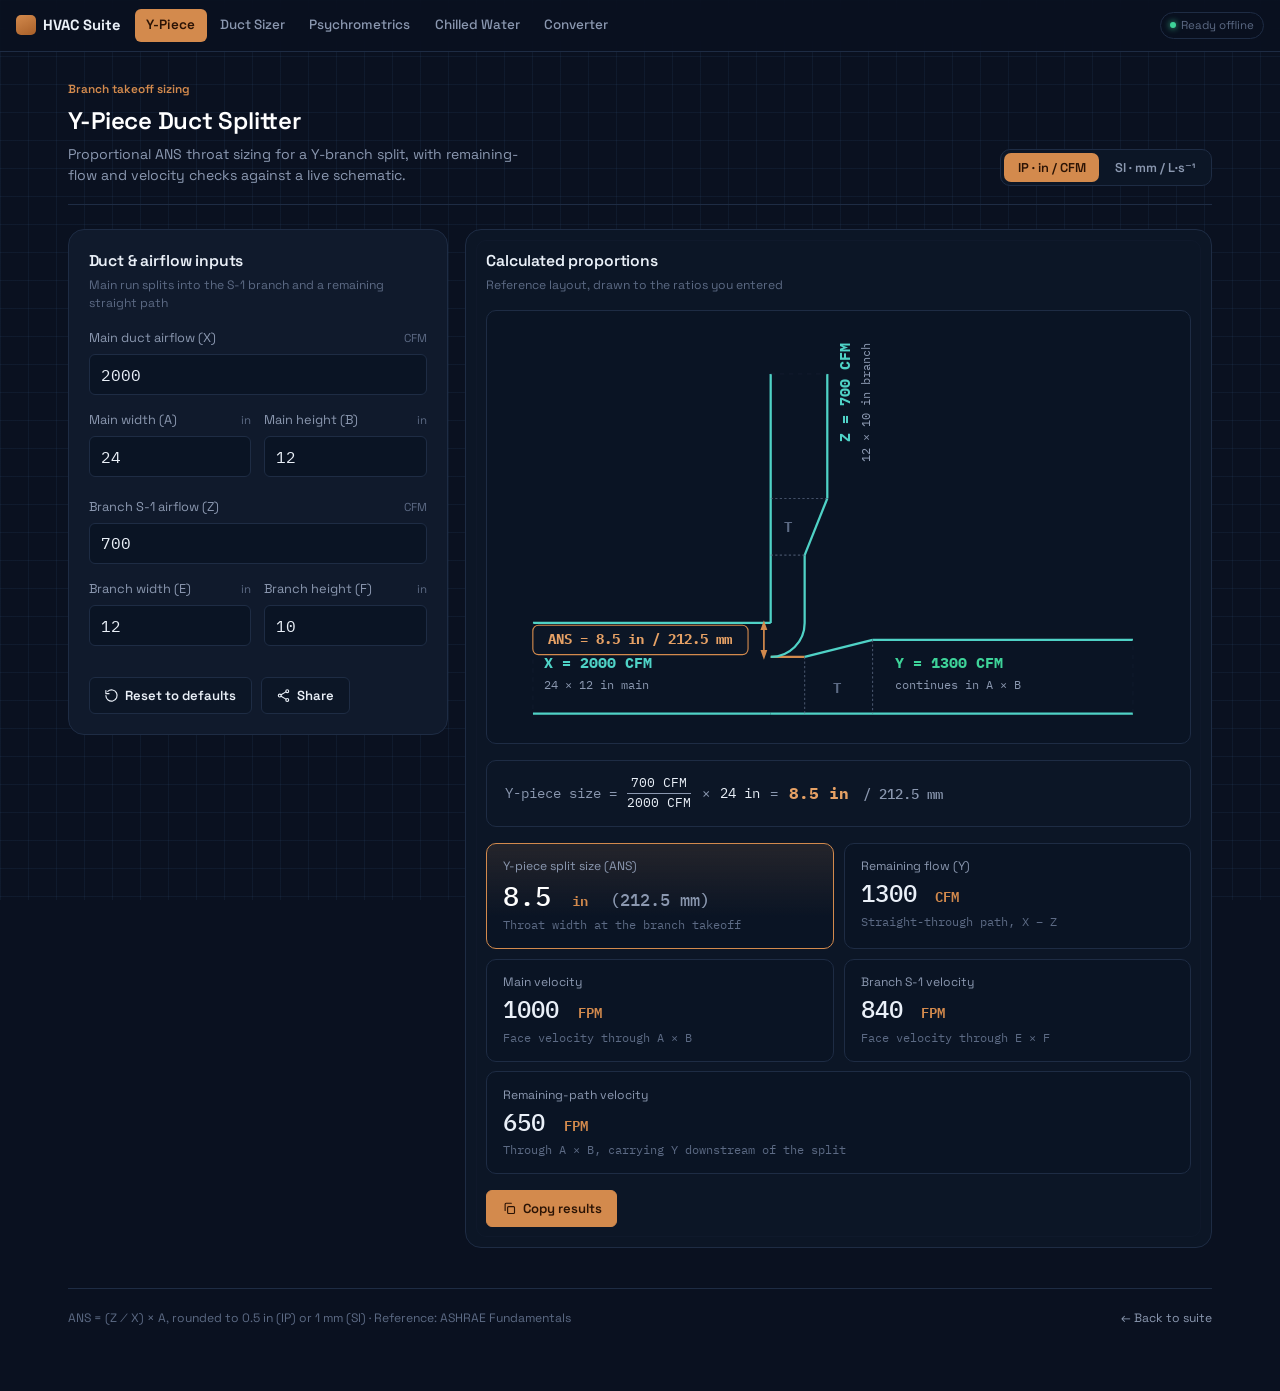
<file: y/index.html>
<!DOCTYPE html>
<html lang="en">
<head>
<meta charset="UTF-8">
<meta name="viewport" content="width=device-width, initial-scale=1.0">
<title>Y-Piece Duct Splitter · HVAC Suite</title>
<meta name="description" content="ANS throat sizing for Y-branch duct splits, with remaining-flow and velocity checks and a live schematic.">
<meta name="theme-color" content="#0a1120">
<link rel="icon" href="../icons/icon.svg" type="image/svg+xml">
<link rel="apple-touch-icon" href="../icons/apple-touch-icon.png">
<link rel="manifest" href="../manifest.webmanifest">
<link rel="preconnect" href="https://fonts.googleapis.com">
<link rel="preconnect" href="https://fonts.gstatic.com" crossorigin>
<link href="https://fonts.googleapis.com/css2?family=Space+Grotesk:wght@500;600;700&family=IBM+Plex+Mono:wght@400;500;600&display=swap" rel="stylesheet">
<link rel="stylesheet" href="../assets/theme.css">
<style>
  .schematic-wrap { background: var(--inset); border: 1px solid var(--line); border-radius: var(--radius-md); padding: 0.75rem; margin-bottom: 1rem; }
  .schematic-wrap svg { width: 100%; height: auto; display: block; }
  .duct-line { fill: none; stroke: var(--cyan); stroke-width: 2; }
  .accent-line { stroke: var(--copper); stroke-width: 2; }
  .cap-line { stroke: var(--line-soft); stroke-width: 1.5; stroke-dasharray: 4 4; }
  .guide-line { stroke: var(--muted-2); stroke-width: 1; stroke-dasharray: 2 2; opacity: 0.7; }
  .tee-label { fill: var(--muted-2); font-family: var(--font-mono); font-size: 12px; font-weight: 700; }
  .dim-label { fill: var(--muted); font-family: var(--font-mono); font-size: 11px; }
  .flow-label-x { fill: var(--cyan); font-family: var(--font-mono); font-size: 13px; font-weight: 700; }
  .flow-label-y { fill: var(--success); font-family: var(--font-mono); font-size: 13px; font-weight: 700; }
  .flow-label-z { fill: var(--cyan); font-family: var(--font-mono); font-size: 13px; font-weight: 700; }
  .throat-line { stroke: var(--copper); stroke-width: 1.5; }
  .ans-badge-bg { fill: var(--panel-2); stroke: var(--copper); stroke-width: 1; }
  .ans-badge-text { fill: var(--copper-strong); font-family: var(--font-mono); font-size: 12px; font-weight: 700; }
  .formula-box {
    display: flex; align-items: center; gap: 0.65rem; flex-wrap: wrap;
    font-family: var(--font-mono); font-size: 0.86rem; color: var(--paper);
    background: var(--panel-2); border: 1px solid var(--line); border-radius: var(--radius-md);
    padding: 0.9rem 1.1rem; margin-bottom: 1rem;
  }
  .formula-box .fb-label { color: var(--muted); }
  .formula-box .fb-frac { display: inline-flex; flex-direction: column; align-items: center; line-height: 1.3; font-size: 0.8rem; }
  .formula-box .fb-frac .fb-rule { width: 100%; height: 1px; background: var(--muted); margin: 1px 0; }
  .formula-box .fb-op { color: var(--muted); }
  .formula-box .fb-result { color: var(--copper-strong); font-weight: 700; font-size: 1rem; }
</style>
</head>
<body>

<nav class="tool-nav" aria-label="Suite navigation">
  <a href="../index.html" class="nav-brand"><span class="mark" aria-hidden="true"></span>HVAC Suite</a>
  <a href="../y/index.html" class="nav-link">Y-Piece</a>
  <a href="../duct/index.html" class="nav-link">Duct Sizer</a>
  <a href="../psy/index.html" class="nav-link">Psychrometrics</a>
  <a href="../chw/index.html" class="nav-link">Chilled Water</a>
  <a href="../conv/index.html" class="nav-link">Converter</a>
  <span class="nav-spacer"></span>
  <span class="nav-status"><span class="dot"></span><span class="label">Ready offline</span></span>
</nav>

<div class="shell">

  <div class="page-head">
    <div class="titles">
      <span class="kicker">Branch takeoff sizing</span>
      <h1>Y-Piece Duct Splitter</h1>
      <p>Proportional ANS throat sizing for a Y-branch split, with remaining-flow and velocity checks against a live schematic.</p>
    </div>
    <div class="segmented" id="unitToggle" role="group" aria-label="Unit system">
      <button type="button" data-unit="ip" class="active">IP · in / CFM</button>
      <button type="button" data-unit="si">SI · mm / L·s⁻¹</button>
    </div>
  </div>

  <div class="workspace">
    <div class="panel">
      <div class="panel-title">
        <div>
          <h2>Duct &amp; airflow inputs</h2>
          <div class="sub">Main run splits into the S-1 branch and a remaining straight path</div>
        </div>
      </div>

      <div class="field">
        <label for="fX">Main duct airflow (X) <span class="hint" id="uFlow1">CFM</span></label>
        <input type="number" id="fX" inputmode="decimal" step="any" min="0">
      </div>
      <div class="grid-2">
        <div class="field">
          <label for="fA">Main width (A) <span class="hint" id="uLen1">in</span></label>
          <input type="number" id="fA" inputmode="decimal" step="any" min="0">
        </div>
        <div class="field">
          <label for="fB">Main height (B) <span class="hint" id="uLen2">in</span></label>
          <input type="number" id="fB" inputmode="decimal" step="any" min="0">
        </div>
      </div>

      <div class="field" style="margin-top:0.3rem;">
        <label for="fZ">Branch S-1 airflow (Z) <span class="hint" id="uFlow2">CFM</span></label>
        <input type="number" id="fZ" inputmode="decimal" step="any" min="0">
      </div>
      <div class="grid-2">
        <div class="field">
          <label for="fE">Branch width (E) <span class="hint" id="uLen3">in</span></label>
          <input type="number" id="fE" inputmode="decimal" step="any" min="0">
        </div>
        <div class="field">
          <label for="fF">Branch height (F) <span class="hint" id="uLen4">in</span></label>
          <input type="number" id="fF" inputmode="decimal" step="any" min="0">
        </div>
      </div>

      <div id="warnInvalid" class="alert alert-danger" hidden></div>
      <div id="warnZero" class="alert alert-danger" hidden></div>

      <div class="btn-row">
        <button class="btn" id="btnReset" type="button"><span class="ico" data-icon="reset"></span>Reset to defaults</button>
        <button class="btn" id="btnShare" type="button"><span class="ico" data-icon="share"></span>Share</button>
      </div>
    </div>

    <div class="readout-panel">
      <div class="panel-title">
        <div>
          <h2>Calculated proportions</h2>
          <div class="sub">Reference layout, drawn to the ratios you entered</div>
        </div>
      </div>

      <div class="schematic-wrap">
        <svg viewBox="0 -5 600 360" id="svgSchematic" role="img" aria-label="Y-piece schematic diagram"></svg>
      </div>

      <div class="formula-box" id="formulaBox">
        <span class="fb-label">Y-piece size =</span>
        <span class="fb-frac" id="fbFrac"></span>
        <span class="fb-op">×</span>
        <span id="fbA">—</span>
        <span class="fb-op">=</span>
        <span class="fb-result" id="fbResult">—</span>
      </div>

      <div class="readout-grid cols-2">
        <div class="readout featured">
          <div class="r-label">Y-piece split size (ANS)</div>
          <div class="r-value" id="rANS">—</div>
          <div class="r-alt">Throat width at the branch takeoff</div>
        </div>
        <div class="readout">
          <div class="r-label">Remaining flow (Y)</div>
          <div class="r-value" id="rY">—</div>
          <div class="r-alt">Straight-through path, X − Z</div>
        </div>
        <div class="readout">
          <div class="r-label">Main velocity</div>
          <div class="r-value" id="rVmain">—</div>
          <div class="r-alt">Face velocity through A × B</div>
        </div>
        <div class="readout">
          <div class="r-label">Branch S-1 velocity</div>
          <div class="r-value" id="rVbranch">—</div>
          <div class="r-alt">Face velocity through E × F</div>
        </div>
        <div class="readout" style="grid-column: 1 / -1;">
          <div class="r-label">Remaining-path velocity</div>
          <div class="r-value" id="rVthrough">—</div>
          <div class="r-alt">Through A × B, carrying Y downstream of the split</div>
        </div>
      </div>

      <div id="warnAns" class="alert alert-danger" hidden></div>
      <div id="warnVel" class="alert alert-amber" hidden></div>

      <div class="btn-row">
        <button class="btn btn-primary" id="btnCopy" type="button"><span class="ico" data-icon="copy"></span>Copy results</button>
      </div>
    </div>
  </div>

  <footer class="suite-footer">
    <span>ANS = (Z ⁄ X) × A, rounded to 0.5 in (IP) or 1 mm (SI) · Reference: ASHRAE Fundamentals</span>
    <span><a href="../index.html">← Back to suite</a></span>
  </footer>
</div>

<script src="../assets/app.js"></script>
<script>
(function () {
  const U = HvacSuite.UNITS;
  const $ = (id) => document.getElementById(id);
  const fields = ['X', 'A', 'B', 'Z', 'E', 'F'];
  const els = {};
  fields.forEach((k) => (els[k] = $('f' + k)));

  const DEFAULTS = { unit: 'ip', X: 2000, A: 24, B: 12, Z: 700, E: 12, F: 10 };

  let unit = DEFAULTS.unit;

  function lenLabel() { return unit === 'ip' ? 'in' : 'mm'; }
  function altLenLabel() { return unit === 'ip' ? 'mm' : 'in'; }
  function flowLabel() { return unit === 'ip' ? 'CFM' : 'L·s⁻¹'; }
  function velLabel() { return unit === 'ip' ? 'FPM' : 'm·s⁻¹'; }

  function convertLen(v, from, to) {
    if (from === to) return v;
    return from === 'ip' ? v * U.MM_PER_IN : v / U.MM_PER_IN;
  }
  function convertFlow(v, from, to) {
    if (from === to) return v;
    return from === 'ip' ? v / U.CFM_PER_LS : v * U.CFM_PER_LS;
  }

  function paintUnitLabels() {
    ['uFlow1', 'uFlow2'].forEach((id) => ($(id).textContent = flowLabel()));
    ['uLen1', 'uLen2', 'uLen3', 'uLen4'].forEach((id) => ($(id).textContent = lenLabel()));
    document.querySelectorAll('#unitToggle button').forEach((b) => b.classList.toggle('active', b.dataset.unit === unit));
  }

  function setUnit(newUnit, convertValues) {
    if (newUnit === unit) return;
    if (convertValues) {
      ['X', 'Z'].forEach((k) => {
        const v = parseFloat(els[k].value);
        if (isFinite(v)) els[k].value = round2(convertFlow(v, unit, newUnit));
      });
      ['A', 'B', 'E', 'F'].forEach((k) => {
        const v = parseFloat(els[k].value);
        if (isFinite(v)) els[k].value = round2(convertLen(v, unit, newUnit));
      });
    }
    unit = newUnit;
    paintUnitLabels();
    persist();
    compute();
  }

  function round2(v) { return Math.round(v * 1e6) / 1e6; }

  function loadDefaults() {
    unit = DEFAULTS.unit;
    fields.forEach((k) => (els[k].value = DEFAULTS[k]));
    paintUnitLabels();
  }

  function restore() {
    const fromUrl = HvacSuite.queryToState();
    const fromStore = HvacSuite.store.get('inputs:y', {});
    const state = Object.assign({}, DEFAULTS, fromStore, fromUrl);
    unit = state.unit === 'si' ? 'si' : 'ip';
    fields.forEach((k) => (els[k].value = state[k]));
    paintUnitLabels();
  }

  function persist() {
    const state = { unit };
    fields.forEach((k) => (state[k] = els[k].value));
    HvacSuite.store.set('inputs:y', state);
  }

  function currentState() {
    const state = { unit };
    fields.forEach((k) => (state[k] = els[k].value));
    return state;
  }

  /* ---- schematic ---- */
  const NS = 'http://www.w3.org/2000/svg';
  function svgEl(tag, attrs) {
    const el = document.createElementNS(NS, tag);
    Object.keys(attrs).forEach((k) => el.setAttribute(k, attrs[k]));
    return el;
  }
  function drawSchematic(x, a, b, z, e, f, y, ans, ansAlt) {
    const svg = $('svgSchematic');
    svg.innerHTML = '';
    const L = (attrs) => svg.appendChild(svgEl('line', attrs));
    const T = (attrs, text) => { const el = svgEl('text', attrs); el.textContent = text; svg.appendChild(el); };

    // Static layout, ported 1:1 from the original schematic's coordinates —
    // only the text content is data-driven, exactly as the original did it.

    // left main duct (X): top wall, bottom wall, dashed left cap
    L({ x1: 30, y1: 260, x2: 240, y2: 260, class: 'duct-line' });
    L({ x1: 30, y1: 340, x2: 240, y2: 340, class: 'duct-line' });
    L({ x1: 30, y1: 260, x2: 30, y2: 340, class: 'cap-line' });

    // accent connector at the main duct centerline, marking the takeoff origin
    L({ x1: 240, y1: 290, x2: 270, y2: 290, class: 'accent-line' });

    // branch (Z): left wall straight up; right wall arcs off the centerline, then a stepped riser
    L({ x1: 240, y1: 260, x2: 240, y2: 40, class: 'duct-line' });
    svg.appendChild(svgEl('path', { d: 'M 240 290 A 30 30 0 0 0 270 260', class: 'duct-line' }));
    L({ x1: 270, y1: 260, x2: 270, y2: 200, class: 'duct-line' });
    L({ x1: 270, y1: 200, x2: 290, y2: 150, class: 'duct-line' });
    L({ x1: 290, y1: 150, x2: 290, y2: 40, class: 'duct-line' });
    L({ x1: 240, y1: 40, x2: 290, y2: 40, class: 'cap-line' });

    // construction guides + tee marker on the branch
    L({ x1: 240, y1: 200, x2: 270, y2: 200, class: 'guide-line' });
    L({ x1: 240, y1: 150, x2: 290, y2: 150, class: 'guide-line' });
    T({ x: 252, y: 180, class: 'tee-label' }, 'T');

    // right main duct (Y): bottom wall (continuous), stepped-up top wall, dashed right cap
    L({ x1: 240, y1: 340, x2: 560, y2: 340, class: 'duct-line' });
    L({ x1: 270, y1: 290, x2: 330, y2: 275, class: 'duct-line' });
    L({ x1: 330, y1: 275, x2: 560, y2: 275, class: 'duct-line' });
    L({ x1: 560, y1: 340, x2: 560, y2: 275, class: 'cap-line' });
    L({ x1: 270, y1: 290, x2: 270, y2: 340, class: 'guide-line' });
    L({ x1: 330, y1: 275, x2: 330, y2: 340, class: 'guide-line' });
    T({ x: 295, y: 322, class: 'tee-label' }, 'T');

    // ANS throat callout
    const defs = svgEl('defs', {});
    defs.innerHTML = '<marker id="ansArrow" viewBox="0 0 10 10" refX="5" refY="5" markerWidth="6" markerHeight="6" orient="auto-start-reverse"><path d="M 0 1.5 L 10 5 L 0 8.5 z" fill="var(--copper)"/></marker>';
    svg.appendChild(defs);
    L({ x1: 234, y1: 262, x2: 234, y2: 288, class: 'throat-line', 'marker-start': 'url(#ansArrow)', 'marker-end': 'url(#ansArrow)' });
    // The box is measured from the rendered text rather than estimated from
    // character count, so it stays correct for any label length, any font
    // (including the offline fallback stack) and both unit systems.
    const ansLabel = `ANS = ${fmtNum(ans)} ${lenLabel()} / ${fmtNum(ansAlt)} ${altLenLabel()}`;
    const label = svgEl('text', { x: 0, y: 279, class: 'ans-badge-text', 'text-anchor': 'middle' });
    label.textContent = ansLabel;
    svg.appendChild(label);
    const PAD_X = 12;
    const badgeW = Math.max(96, label.getComputedTextLength() + PAD_X * 2);
    // right edge anchors to the duct wall; clamp so long SI labels never
    // run into the throat dimension arrow at x = 234
    const badgeX = Math.max(8, 220 - badgeW);
    const badge = svgEl('rect', { x: badgeX, y: 262, width: badgeW, height: 26, rx: 5, class: 'ans-badge-bg' });
    svg.insertBefore(badge, label);
    label.setAttribute('x', badgeX + badgeW / 2);

    // labels
    T({ x: 40, y: 300, class: 'flow-label-x' }, `X = ${fmtNum(x)} ${flowLabel()}`);
    T({ x: 40, y: 318, class: 'dim-label' }, `${fmtNum(a)} × ${fmtNum(b)} ${lenLabel()} main`);

    T({ x: 350, y: 300, class: 'flow-label-y' }, `Y = ${fmtNum(y)} ${flowLabel()}`);
    T({ x: 350, y: 318, class: 'dim-label' }, `continues in A × B`);

    T({ x: 310, y: 100, class: 'flow-label-z', transform: 'rotate(-90 310 100)' }, `Z = ${fmtNum(z)} ${flowLabel()}`);
    T({ x: 328, y: 118, class: 'dim-label', transform: 'rotate(-90 328 118)' }, `${fmtNum(e)} × ${fmtNum(f)} ${lenLabel()} branch`);
  }
  function fmtNum(v) { return isFinite(v) ? (Math.round(v * 100) / 100).toString() : '—'; }

  function renderFormula(x, a, z, ans, ansAlt) {
    $('fbFrac').innerHTML = `<span>${fmtNum(z)} ${flowLabel()}</span><span class="fb-rule"></span><span>${fmtNum(x)} ${flowLabel()}</span>`;
    $('fbA').textContent = `${fmtNum(a)} ${lenLabel()}`;
    $('fbResult').innerHTML = `${fmtNum(ans)} ${lenLabel()}<span class="alt-unit"> / ${fmtNum(ansAlt)} ${altLenLabel()}</span>`;
  }

  /* ---- calculation ----------------------------------------------------
     Formulas are evaluated once in canonical IP units (inches, CFM) —
     exactly as documented — then presented in the active unit system.
     Duct/branch *dimensions* convert through the suite's nominal
     1 in = 25 mm sizing convention; *airflow and velocity* convert
     through the exact physical factors. Keeping those two conversions
     separate (rather than deriving a single "native SI" formula) is
     what keeps a toggle between IP and SI reproducing the same
     underlying case instead of drifting by the ~1.6% gap between 25 mm
     and the true 25.4 mm per inch. */
  function compute() {
    const raw = {};
    fields.forEach((k) => (raw[k] = parseFloat(els[k].value)));
    const allEntered = fields.every((k) => els[k].value !== '' && isFinite(raw[k]));

    const warnInvalid = $('warnInvalid'), warnZero = $('warnZero'), warnAns = $('warnAns'), warnVel = $('warnVel');
    [warnInvalid, warnZero, warnAns, warnVel].forEach((el) => (el.hidden = true));

    if (!allEntered) { setReadouts(null); return; }
    if (fields.some((k) => raw[k] <= 0)) {
      warnZero.hidden = false;
      warnZero.innerHTML = alertMarkup('Duct width, height and airflow must be greater than zero.');
      setReadouts(null);
      return;
    }
    if (raw.Z >= raw.X) {
      warnInvalid.hidden = false;
      warnInvalid.innerHTML = alertMarkup('Branch airflow (Z) cannot exceed or equal total main airflow (X).');
      setReadouts(null);
      return;
    }

    // canonical IP values
    const ip = {};
    ['A', 'B', 'E', 'F'].forEach((k) => (ip[k] = unit === 'ip' ? raw[k] : raw[k] / U.MM_PER_IN));
    ['X', 'Z'].forEach((k) => (ip[k] = unit === 'ip' ? raw[k] : raw[k] * U.CFM_PER_LS));

    const yIp = ip.X - ip.Z;
    const ansRawIn = (ip.Z / ip.X) * ip.A;
    const vMainFpm = ip.X / ((ip.A * ip.B) / 144);
    const vBranchFpm = ip.Z / ((ip.E * ip.F) / 144);
    const vThroughFpm = yIp / ((ip.A * ip.B) / 144);

    let ans, ansAlt, y, vMain, vBranch, vThrough;
    // Derive the alternate unit FROM the rounded primary (as the original did)
    // so the pair always honours the 25 mm/in rule. Rounding both independently
    // would let 8.5 in pair with 210 mm, which is not 8.5 x 25.
    if (unit === 'ip') {
      ans = HvacSuite.roundTo(ansRawIn, 0.5);
      ansAlt = ans * U.MM_PER_IN;
      y = yIp; vMain = vMainFpm; vBranch = vBranchFpm; vThrough = vThroughFpm;
    } else {
      ans = HvacSuite.roundTo(ansRawIn * U.MM_PER_IN, 1);
      ansAlt = HvacSuite.roundTo(ans / U.MM_PER_IN, 0.5);
      y = yIp / U.CFM_PER_LS;
      vMain = vMainFpm / U.FPM_PER_MS;
      vBranch = vBranchFpm / U.FPM_PER_MS;
      vThrough = vThroughFpm / U.FPM_PER_MS;
    }

    setReadouts({ y, ans, ansAlt, vMain, vBranch, vThrough });
    drawSchematic(raw.X, raw.A, raw.B, raw.Z, raw.E, raw.F, y, ans, ansAlt);
    renderFormula(raw.X, raw.A, raw.Z, ans, ansAlt);

    if (ans > raw.E) {
      warnAns.hidden = false;
      warnAns.innerHTML = alertMarkup('ANS throat size exceeds the branch S-1 duct width (E). Enlarge the branch duct or re-check the split ratio.');
    }
    if (vBranchFpm > 2500 || vMainFpm > 2500) {
      warnVel.hidden = false;
      warnVel.innerHTML = alertMarkup(`Velocity above 2500 FPM (${fmtNum(2500 / U.FPM_PER_MS)} m·s⁻¹) — check against your noise-criteria target for this application.`);
    }
    persist();
  }

  function alertMarkup(text) {
    return HvacSuite.ICONS.warn + '<span>' + text + '</span>';
  }

  function setReadouts(r) {
    const lenU = lenLabel(), velU = velLabel();
    if (!r) {
      $('rANS').innerHTML = '—';
      $('rY').innerHTML = '—';
      $('rVmain').innerHTML = '—';
      $('rVbranch').innerHTML = '—';
      $('rVthrough').innerHTML = '—';
      $('svgSchematic').innerHTML = '';
      $('fbFrac').innerHTML = '<span>—</span>';
      $('fbA').textContent = '—';
      $('fbResult').textContent = '—';
      return;
    }
    $('rANS').innerHTML = `${fmtNum(r.ans)} <span class="unit">${lenU}</span> <span class="alt-unit">(${fmtNum(r.ansAlt)} ${altLenLabel()})</span>`;
    $('rY').innerHTML = `${fmtNum(r.y)} <span class="unit">${flowLabel()}</span>`;
    $('rVmain').innerHTML = `${fmtNum(r.vMain)} <span class="unit">${velU}</span>`;
    $('rVbranch').innerHTML = `${fmtNum(r.vBranch)} <span class="unit">${velU}</span>`;
    $('rVthrough').innerHTML = `${fmtNum(r.vThrough)} <span class="unit">${velU}</span>`;
  }

  /* ---- wiring ---- */
  document.querySelectorAll('#unitToggle button').forEach((b) => {
    b.addEventListener('click', () => setUnit(b.dataset.unit, true));
  });
  fields.forEach((k) => els[k].addEventListener('input', () => { persist(); compute(); }));

  $('btnReset').addEventListener('click', () => { loadDefaults(); persist(); compute(); HvacSuite.toast('Reset to defaults'); });
  $('btnShare').addEventListener('click', () => HvacSuite.shareLink(currentState()));
  $('btnCopy').addEventListener('click', () => {
    const v = {}; fields.forEach((k) => (v[k] = els[k].value));
    const text = `Y-Piece Duct Splitter\n` +
      `Main: X=${v.X} ${flowLabel()}, ${v.A}×${v.B} ${lenLabel()}\n` +
      `Branch S-1: Z=${v.Z} ${flowLabel()}, ${v.E}×${v.F} ${lenLabel()}\n` +
      `ANS = ${$('rANS').textContent}\nRemaining flow (Y) = ${$('rY').textContent}\n` +
      `Main velocity = ${$('rVmain').textContent}\nBranch velocity = ${$('rVbranch').textContent}\n` +
      `Remaining-path velocity = ${$('rVthrough').textContent}`;
    HvacSuite.copyText(text, 'Results copied');
  });

  HvacSuite.initNav();
  restore();
  compute();
})();
</script>
</body>
</html>
</file>
<file: assets/theme.css>
/* ==========================================================================
   HVAC Design Suite — shared theme
   A field-instrument look: blueprint-navy canvas, copper accent (ties back
   to chilled-water copper pipe), mono type for every calculated readout.
   ========================================================================== */

:root {
  /* -- surfaces -- */
  --ink:        #0a1120;
  --ink-2:      #0d1524;
  --panel:      #101a2c;
  --panel-2:    #0c1626;
  --inset:      #0a1424;
  --line:       #1e2c44;
  --line-soft:  #16213554;
  --grid-line:  rgba(96, 150, 214, 0.07);

  /* -- text -- */
  --paper:      #eaf0f8;
  --muted:      #8b98b0;
  --muted-2:    #5c6a84;

  /* -- accent: copper (primary / interactive) -- */
  --copper:        #d38a4d;
  --copper-strong: #e6a165;
  --copper-ink:    #2a1305;
  --copper-wash:   rgba(211, 138, 77, 0.12);

  /* -- accent: cyan (schematic / flow) -- */
  --cyan:       #4fd2c6;
  --cyan-wash:  rgba(79, 210, 198, 0.1);

  /* -- semantic -- */
  --danger:      #ef5f5f;
  --danger-wash: rgba(239, 95, 95, 0.12);
  --amber:       #eab35a;
  --amber-wash:  rgba(234, 179, 90, 0.12);
  --success:     #3ed399;
  --success-wash:rgba(62, 211, 153, 0.12);

  /* -- type -- */
  --font-ui:   'Space Grotesk', system-ui, -apple-system, 'Segoe UI', sans-serif;
  --font-mono: 'IBM Plex Mono', ui-monospace, 'SFMono-Regular', Menlo, Consolas, monospace;

  /* -- geometry -- */
  --radius-sm: 6px;
  --radius-md: 10px;
  --radius-lg: 16px;
  --container: 1180px;
  --nav-h: 52px;
}

/* prefers-color-scheme: light — keep the instrument-panel identity, just
   lift the surfaces. The suite defaults to dark (field/glare use) but this
   keeps things legible if a user forces light mode at the OS level. */
@media (prefers-color-scheme: light) {
  :root[data-theme="auto"] {
    --ink: #eef1f6; --ink-2: #e7ebf2; --panel: #ffffff; --panel-2: #f4f6fa;
    --inset: #eef1f7; --line: #d7dee9; --line-soft: #d7dee966;
    --grid-line: rgba(51, 90, 148, 0.06);
    --paper: #121a29; --muted: #55627a; --muted-2: #7a869c;
    --copper-wash: rgba(211, 138, 77, 0.14);
  }
}

* { box-sizing: border-box; }
html, body { margin: 0; padding: 0; }
html { -webkit-text-size-adjust: 100%; overflow-y: scroll; }

body {
  background: var(--ink);
  background-image:
    linear-gradient(var(--grid-line) 1px, transparent 1px),
    linear-gradient(90deg, var(--grid-line) 1px, transparent 1px);
  background-size: 28px 28px;
  background-attachment: fixed;
  color: var(--paper);
  font-family: var(--font-ui);
  font-size: 15px;
  line-height: 1.5;
  min-height: 100vh;
}

h1, h2, h3, h4 { font-family: var(--font-ui); font-weight: 600; margin: 0; letter-spacing: -0.01em; }
p { margin: 0; }
a { color: inherit; }
button { font-family: inherit; }

::selection { background: var(--copper-wash); color: var(--paper); }

:focus-visible {
  outline: 2px solid var(--copper);
  outline-offset: 2px;
  border-radius: 4px;
}

@media (prefers-reduced-motion: reduce) {
  * { animation-duration: 0.001ms !important; transition-duration: 0.001ms !important; }
}

/* ---------------------------------------------------------------------- */
/* Top navigation                                                          */
/* ---------------------------------------------------------------------- */

.tool-nav {
  position: sticky;
  top: 0;
  z-index: 50;
  display: flex;
  align-items: center;
  gap: 2px;
  height: var(--nav-h);
  padding: 0 1rem;
  background: rgba(10, 17, 32, 0.86);
  backdrop-filter: blur(10px);
  -webkit-backdrop-filter: blur(10px);
  border-bottom: 1px solid var(--line);
  overflow-x: auto;
  scrollbar-width: none;
}
.tool-nav::-webkit-scrollbar { display: none; }

.tool-nav .nav-brand {
  display: flex;
  align-items: center;
  gap: 0.45rem;
  font-weight: 700;
  font-size: 0.92rem;
  color: var(--paper);
  text-decoration: none;
  margin-right: 0.75rem;
  white-space: nowrap;
  flex-shrink: 0;
}
.tool-nav .nav-brand .mark {
  width: 20px; height: 20px; flex-shrink: 0;
  border-radius: 5px;
  background: linear-gradient(155deg, var(--copper), #a85f28);
  display: inline-block;
}

.tool-nav a.nav-link {
  color: var(--muted);
  text-decoration: none;
  font-size: 0.84rem;
  font-weight: 500;
  padding: 0.4rem 0.7rem;
  border-radius: var(--radius-sm);
  white-space: nowrap;
  transition: color 0.15s ease, background-color 0.15s ease;
}
.tool-nav a.nav-link:hover { color: var(--paper); background: var(--panel); }
.tool-nav a.nav-link.active { color: var(--copper-ink); background: var(--copper); font-weight: 600; }

.tool-nav .nav-spacer { flex: 1 1 auto; }

.nav-status {
  display: flex; align-items: center; gap: 0.35rem;
  font-size: 0.72rem; color: var(--muted-2);
  padding: 0.25rem 0.55rem;
  border: 1px solid var(--line);
  border-radius: 999px;
  white-space: nowrap;
  flex-shrink: 0;
}
.nav-status .dot { width: 6px; height: 6px; border-radius: 50%; background: var(--muted-2); }
.nav-status.online .dot { background: var(--success); box-shadow: 0 0 6px var(--success); }

/* ---------------------------------------------------------------------- */
/* Page shell                                                              */
/* ---------------------------------------------------------------------- */

.shell {
  width: 100%;
  max-width: var(--container);
  margin: 0 auto;
  padding: 1.75rem 1.1rem 4rem;
}

.page-head {
  display: flex;
  flex-wrap: wrap;
  align-items: flex-end;
  justify-content: space-between;
  gap: 1rem;
  margin-bottom: 1.5rem;
  padding-bottom: 1.1rem;
  border-bottom: 1px solid var(--line);
}
.page-head .titles h1 { font-size: 1.5rem; color: #fff; }
.page-head .titles .kicker {
  display: block;
  font-size: 0.74rem;
  color: var(--copper);
  font-weight: 600;
  margin-bottom: 0.3rem;
}
.page-head .titles p { color: var(--muted); font-size: 0.88rem; margin-top: 0.35rem; max-width: 52ch; }

/* ---------------------------------------------------------------------- */
/* Segmented control (unit toggles, method toggles)                        */
/* ---------------------------------------------------------------------- */

.segmented {
  display: inline-flex;
  background: var(--panel-2);
  border: 1px solid var(--line);
  border-radius: var(--radius-md);
  padding: 3px;
  gap: 2px;
}
.segmented button {
  border: none;
  background: transparent;
  color: var(--muted);
  font-size: 0.8rem;
  font-weight: 600;
  padding: 0.4rem 0.85rem;
  border-radius: 7px;
  cursor: pointer;
  transition: background-color 0.15s ease, color 0.15s ease;
}
.segmented button.active { background: var(--copper); color: var(--copper-ink); }
.segmented button:not(.active):hover { color: var(--paper); }

/* ---------------------------------------------------------------------- */
/* Layout: input panel + readout panel                                     */
/* ---------------------------------------------------------------------- */

.workspace {
  display: grid;
  grid-template-columns: minmax(280px, 380px) 1fr;
  gap: 1.1rem;
  align-items: start;
}
@media (max-width: 860px) {
  .workspace { grid-template-columns: 1fr; }
}

.panel {
  background: var(--panel);
  border: 1px solid var(--line);
  border-radius: var(--radius-lg);
  padding: 1.25rem;
}
.panel + .panel { margin-top: 1.1rem; }

.panel-title {
  display: flex;
  align-items: center;
  justify-content: space-between;
  gap: 0.5rem;
  margin-bottom: 1rem;
}
.panel-title h2 { font-size: 0.98rem; color: var(--paper); }
.panel-title .sub { font-size: 0.76rem; color: var(--muted-2); margin-top: 0.15rem; }

.readout-panel {
  background:
    linear-gradient(var(--panel-2), var(--panel-2)) padding-box,
    var(--panel-2);
  border: 1px solid var(--line);
  border-radius: var(--radius-lg);
  padding: 1.25rem;
  position: relative;
}
.readout-panel::before {
  /* corner drafting brackets — a small nod to blueprint sheets */
  content: "";
  position: absolute;
  inset: 10px;
  border: 1px solid var(--line-soft);
  border-radius: 10px;
  pointer-events: none;
}
.readout-panel > * { position: relative; }

/* ---------------------------------------------------------------------- */
/* Form fields                                                             */
/* ---------------------------------------------------------------------- */

.field { margin-bottom: 0.95rem; }
.field:last-child { margin-bottom: 0; }

.field label {
  display: flex;
  justify-content: space-between;
  align-items: baseline;
  gap: 0.5rem;
  font-size: 0.8rem;
  color: var(--muted);
  margin-bottom: 0.4rem;
}
.field label .hint { color: var(--muted-2); font-size: 0.72rem; font-weight: 400; }

.input-row { display: flex; gap: 0.5rem; }

.field input[type="number"],
.field input[type="text"],
.field select {
  width: 100%;
  background: var(--inset);
  border: 1px solid var(--line);
  color: var(--paper);
  font-family: var(--font-mono);
  font-size: 0.98rem;
  padding: 0.6rem 0.7rem;
  border-radius: var(--radius-sm);
  transition: border-color 0.15s ease;
}
.field select { font-family: var(--font-ui); cursor: pointer; }
.field input:hover, .field select:hover { border-color: #2a3a56; }
.field input:focus, .field select:focus {
  outline: none;
  border-color: var(--copper);
  box-shadow: 0 0 0 3px var(--copper-wash);
}
.field input::placeholder { color: var(--muted-2); }
.field .unit-suffix {
  display: flex; align-items: center;
  padding: 0 0.8rem;
  background: var(--panel-2);
  border: 1px solid var(--line);
  border-radius: var(--radius-sm);
  color: var(--muted);
  font-size: 0.78rem;
  font-family: var(--font-mono);
  white-space: nowrap;
}

.field-note { font-size: 0.74rem; color: var(--muted-2); margin-top: 0.35rem; }
.field.invalid input { border-color: var(--danger); box-shadow: 0 0 0 3px var(--danger-wash); }

fieldset { border: none; padding: 0; margin: 0 0 0.95rem; }
fieldset legend {
  font-size: 0.8rem; color: var(--muted); padding: 0 0 0.5rem; width: 100%;
}
.radio-group { display: flex; flex-direction: column; gap: 0.45rem; }
.radio-option {
  display: flex; align-items: center; gap: 0.55rem;
  padding: 0.5rem 0.65rem;
  border: 1px solid var(--line);
  border-radius: var(--radius-sm);
  cursor: pointer;
  font-size: 0.84rem;
  color: var(--muted);
  transition: border-color 0.15s ease, color 0.15s ease;
}
.radio-option:hover { border-color: #2a3a56; color: var(--paper); }
.radio-option input { accent-color: var(--copper); }
.radio-option.checked { border-color: var(--copper); color: var(--paper); background: var(--copper-wash); }

/* ---------------------------------------------------------------------- */
/* Buttons                                                                 */
/* ---------------------------------------------------------------------- */

.btn-row { display: flex; flex-wrap: wrap; gap: 0.55rem; margin-top: 1rem; }

.btn {
  display: inline-flex; align-items: center; justify-content: center; gap: 0.4rem;
  border: 1px solid var(--line);
  background: var(--panel-2);
  color: var(--paper);
  font-size: 0.82rem;
  font-weight: 600;
  padding: 0.55rem 0.9rem;
  border-radius: var(--radius-sm);
  cursor: pointer;
  text-decoration: none;
  transition: border-color 0.15s ease, background-color 0.15s ease, transform 0.1s ease;
}
.btn:hover { border-color: #2a3a56; background: #142033; }
.btn:active { transform: translateY(1px); }
.btn-primary { background: var(--copper); border-color: var(--copper); color: var(--copper-ink); }
.btn-primary:hover { background: var(--copper-strong); border-color: var(--copper-strong); }
.btn-ghost { background: transparent; }
.btn svg { width: 15px; height: 15px; flex-shrink: 0; }
.btn .ico { display: inline-flex; }
.panel-title .ico, .tool-nav .ico { display: inline-flex; }

/* ---------------------------------------------------------------------- */
/* Readouts (the "instrument display")                                    */
/* ---------------------------------------------------------------------- */

.readout-grid { display: grid; gap: 0.6rem; }
.readout-grid.cols-2 { grid-template-columns: 1fr 1fr; }
@media (max-width: 560px) { .readout-grid.cols-2 { grid-template-columns: 1fr; } }

.readout {
  background: var(--inset);
  border: 1px solid var(--line);
  border-radius: var(--radius-md);
  padding: 0.85rem 1rem;
}
.readout .r-label { font-size: 0.76rem; color: var(--muted); margin-bottom: 0.3rem; }
.readout .r-value {
  font-family: var(--font-mono);
  font-size: 1.5rem;
  font-weight: 500;
  color: var(--paper);
  line-height: 1.15;
}
.readout .r-value .unit { font-size: 0.85rem; color: var(--copper); margin-left: 0.3rem; font-weight: 600; }
.alt-unit { font-size: 0.85em; color: var(--muted); margin-left: 0.4rem; font-weight: 500; }
.readout .r-value .alt-unit { font-size: 0.62em; }
.readout .r-alt { font-family: var(--font-mono); font-size: 0.76rem; color: var(--muted-2); margin-top: 0.3rem; }
.readout.featured { border-color: var(--copper); background: linear-gradient(180deg, var(--copper-wash), var(--inset) 70%); }
.readout.featured .r-value { color: #fff; font-size: 1.7rem; }
.readout.placeholder .r-value { color: var(--muted-2); }

/* ---------------------------------------------------------------------- */
/* Alerts                                                                  */
/* ---------------------------------------------------------------------- */

.alert {
  display: flex;
  gap: 0.6rem;
  align-items: flex-start;
  font-size: 0.82rem;
  padding: 0.7rem 0.85rem;
  border-radius: var(--radius-sm);
  border: 1px solid transparent;
  margin-top: 0.8rem;
}
.alert svg { width: 16px; height: 16px; flex-shrink: 0; margin-top: 0.1rem; }
.alert-danger  { background: var(--danger-wash);  border-color: rgba(239,95,95,0.35);  color: #ffb3b3; }
.alert-amber   { background: var(--amber-wash);   border-color: rgba(234,179,90,0.35); color: #ffd9a0; }
.alert-success { background: var(--success-wash); border-color: rgba(62,211,153,0.35); color: #a8f2d6; }
.alert-info    { background: var(--cyan-wash);    border-color: rgba(79,210,198,0.3);  color: #b6f0ea; }
.alert[hidden] { display: none; }

/* ---------------------------------------------------------------------- */
/* Tables                                                                  */
/* ---------------------------------------------------------------------- */

.table-wrap { overflow-x: auto; border: 1px solid var(--line); border-radius: var(--radius-md); }
table { width: 100%; border-collapse: collapse; font-size: 0.82rem; min-width: 480px; }
thead th {
  text-align: left; font-weight: 600; color: var(--muted);
  padding: 0.55rem 0.8rem; background: var(--panel-2);
  border-bottom: 1px solid var(--line);
  position: sticky; top: 0;
  white-space: nowrap;
}
tbody td {
  padding: 0.5rem 0.8rem; font-family: var(--font-mono);
  border-bottom: 1px solid var(--line-soft);
  color: var(--paper); white-space: nowrap;
}
tbody tr { cursor: pointer; transition: background-color 0.12s ease; }
tbody tr:hover { background: var(--copper-wash); }
tbody tr:last-child td { border-bottom: none; }
tbody tr.closest { background: var(--copper-wash); }
tbody tr.closest td:first-child { color: var(--copper-strong); font-weight: 700; }
tbody tr.closest td:first-child::before { content: "● "; }

/* ---------------------------------------------------------------------- */
/* Toast                                                                   */
/* ---------------------------------------------------------------------- */

.toast-host {
  position: fixed; left: 50%; bottom: 1.4rem; transform: translateX(-50%);
  z-index: 200; display: flex; flex-direction: column; gap: 0.5rem;
  align-items: center; pointer-events: none;
}
.toast {
  background: var(--panel);
  border: 1px solid var(--copper);
  color: var(--paper);
  font-size: 0.82rem;
  font-weight: 500;
  padding: 0.55rem 1rem;
  border-radius: 999px;
  box-shadow: 0 10px 30px rgba(0,0,0,0.4);
  opacity: 0; transform: translateY(6px);
  transition: opacity 0.18s ease, transform 0.18s ease;
}
.toast.show { opacity: 1; transform: translateY(0); }

/* ---------------------------------------------------------------------- */
/* Landing page nav grid                                                   */
/* ---------------------------------------------------------------------- */

.hero { padding: 2.5rem 0 2rem; }
.hero .kicker { color: var(--copper); font-size: 0.78rem; font-weight: 600; margin-bottom: 0.6rem; }
.hero h1 { font-size: 2.1rem; color: #fff; max-width: 18ch; }
.hero p { color: var(--muted); margin-top: 0.75rem; max-width: 54ch; font-size: 0.96rem; }

.tool-grid { display: grid; grid-template-columns: repeat(auto-fill, minmax(250px, 1fr)); gap: 0.9rem; margin-top: 1.5rem; }

.tool-card {
  display: flex; flex-direction: column; gap: 0.7rem;
  background: var(--panel);
  border: 1px solid var(--line);
  border-radius: var(--radius-lg);
  padding: 1.15rem;
  text-decoration: none;
  color: var(--paper);
  transition: border-color 0.18s ease, transform 0.18s ease, background-color 0.18s ease;
  position: relative;
  overflow: hidden;
}
.tool-card:hover { border-color: var(--copper); transform: translateY(-3px); background: #111d31; }
.tool-card .icon {
  width: 34px; height: 34px;
  display: flex; align-items: center; justify-content: center;
  border-radius: 9px;
  background: var(--copper-wash);
  color: var(--copper-strong);
}
.tool-card .icon svg { width: 19px; height: 19px; }
.tool-card h3 { font-size: 1.02rem; }
.tool-card p { font-size: 0.8rem; color: var(--muted); line-height: 1.45; }
.tool-card .go { font-size: 0.76rem; color: var(--copper); font-weight: 600; margin-top: auto; }
.tool-card .recent-badge {
  position: absolute; top: 0.9rem; right: 0.9rem;
  font-size: 0.65rem; font-weight: 700; color: var(--cyan);
  background: var(--cyan-wash); padding: 0.15rem 0.5rem; border-radius: 999px;
}

footer.suite-footer {
  margin-top: 2.5rem; padding-top: 1.25rem; border-top: 1px solid var(--line);
  color: var(--muted-2); font-size: 0.76rem; display: flex; flex-wrap: wrap;
  gap: 0.5rem 1rem; justify-content: space-between;
}
footer.suite-footer a { color: var(--muted); text-decoration: none; }
footer.suite-footer a:hover { color: var(--copper); }

/* ---------------------------------------------------------------------- */
/* Small helpers                                                          */
/* ---------------------------------------------------------------------- */

.stack { display: flex; flex-direction: column; gap: 1.1rem; }
.grid-2 { display: grid; grid-template-columns: 1fr 1fr; gap: 0.8rem; }
@media (max-width: 480px) { .grid-2 { grid-template-columns: 1fr; } }
.muted { color: var(--muted); }
.mono { font-family: var(--font-mono); }
.small { font-size: 0.8rem; }
.notes-block {
  font-size: 0.82rem; color: var(--muted); line-height: 1.6;
  background: var(--panel-2); border: 1px solid var(--line);
  border-radius: var(--radius-md); padding: 1rem 1.1rem;
}
.notes-block strong { color: var(--paper); }
.notes-block code { font-family: var(--font-mono); color: var(--copper-strong); background: none; }
.section-title { font-size: 1.05rem; color: #fff; margin-bottom: 0.25rem; }
.section-sub { font-size: 0.82rem; color: var(--muted); margin-bottom: 1rem; }

@media print {
  .tool-nav, .btn-row, footer.suite-footer, .toast-host, .install-hint { display: none !important; }
  body { background: #fff; color: #000; }
  .panel, .readout-panel, .readout, .table-wrap { border-color: #ccc; }
}
</file>
